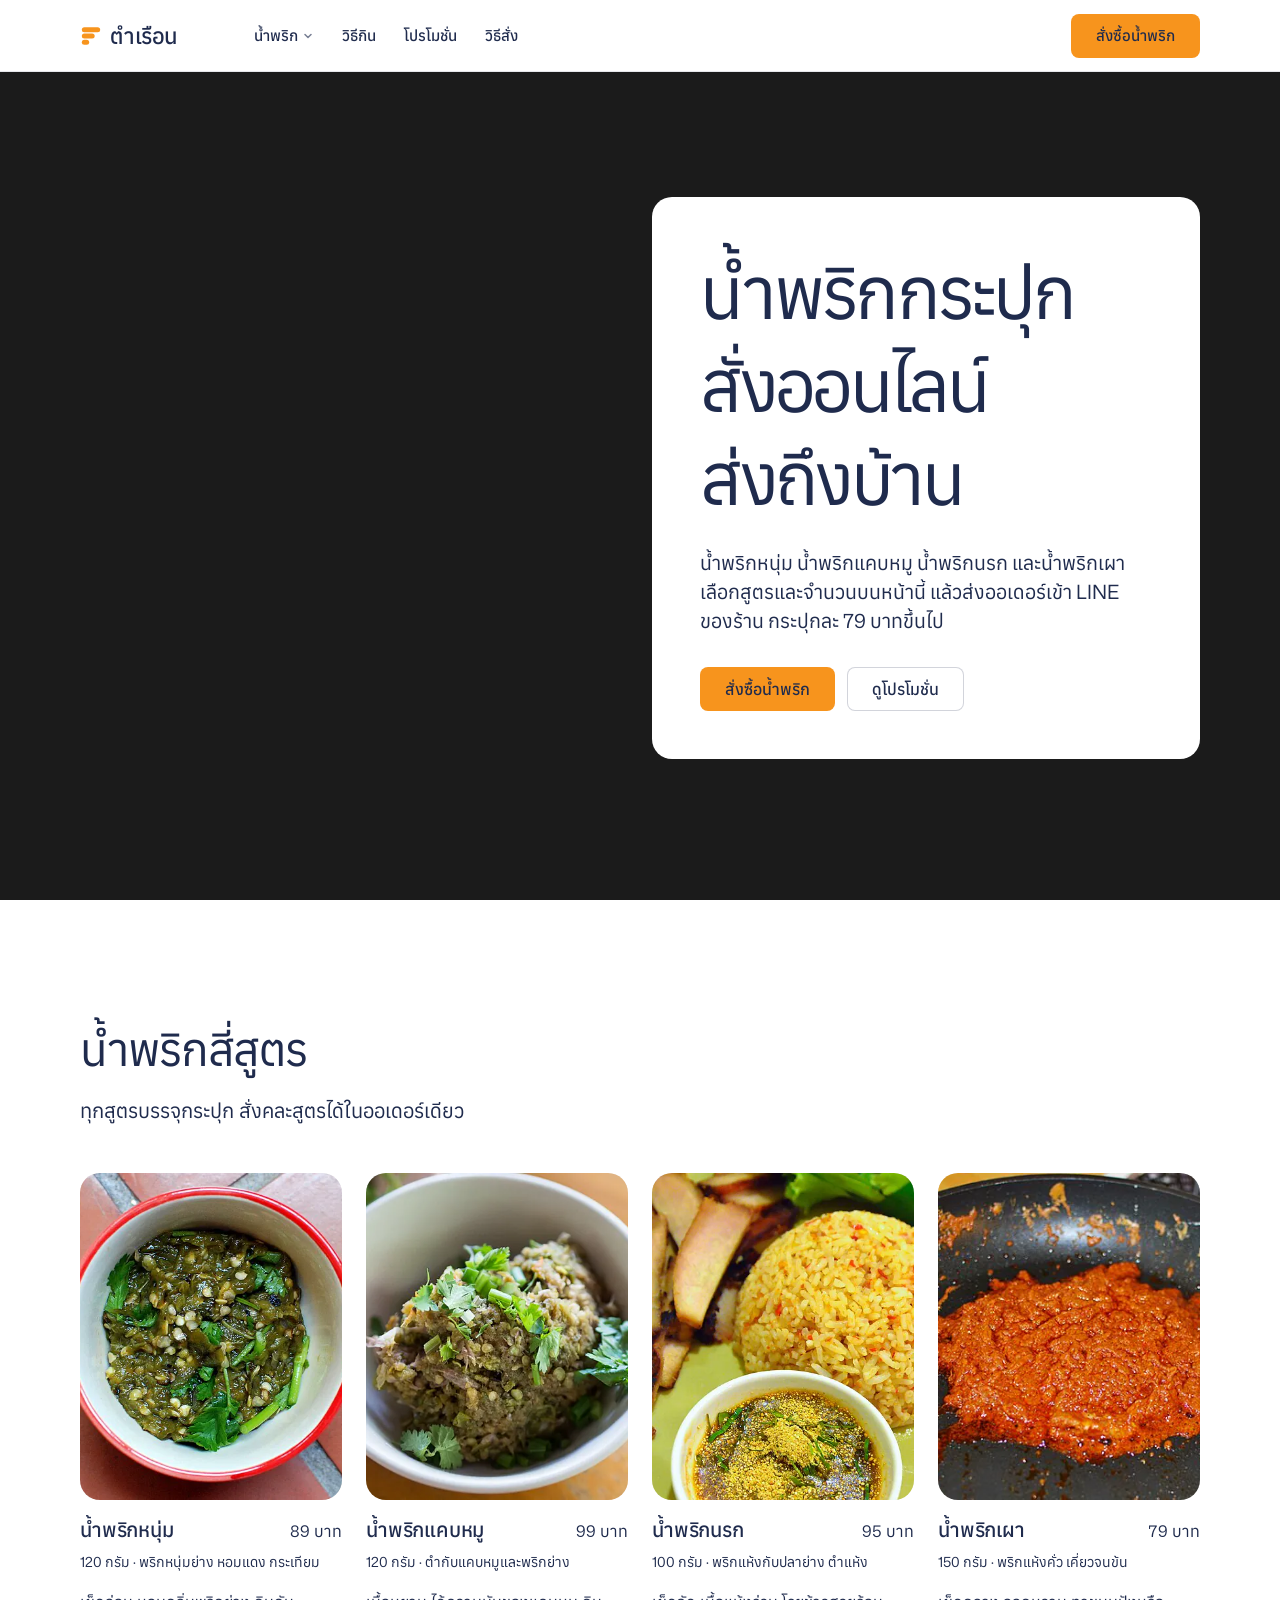
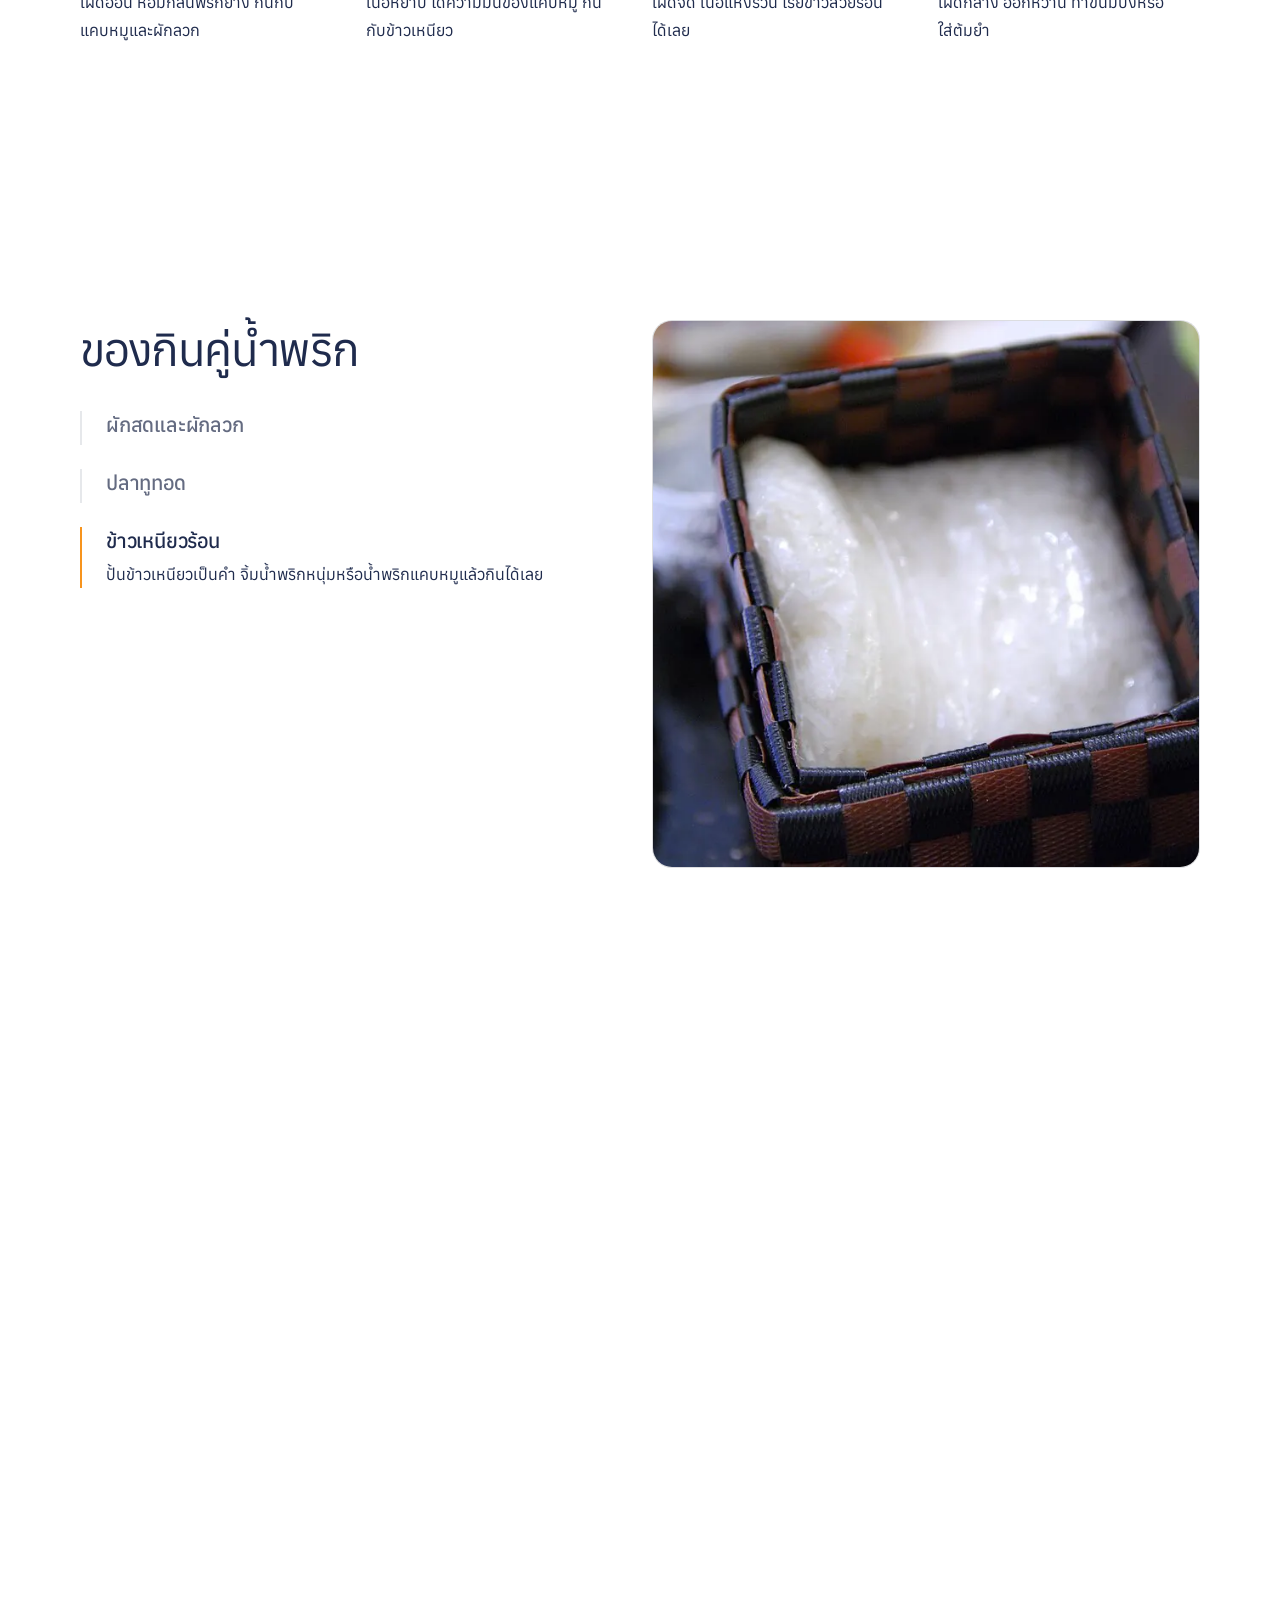
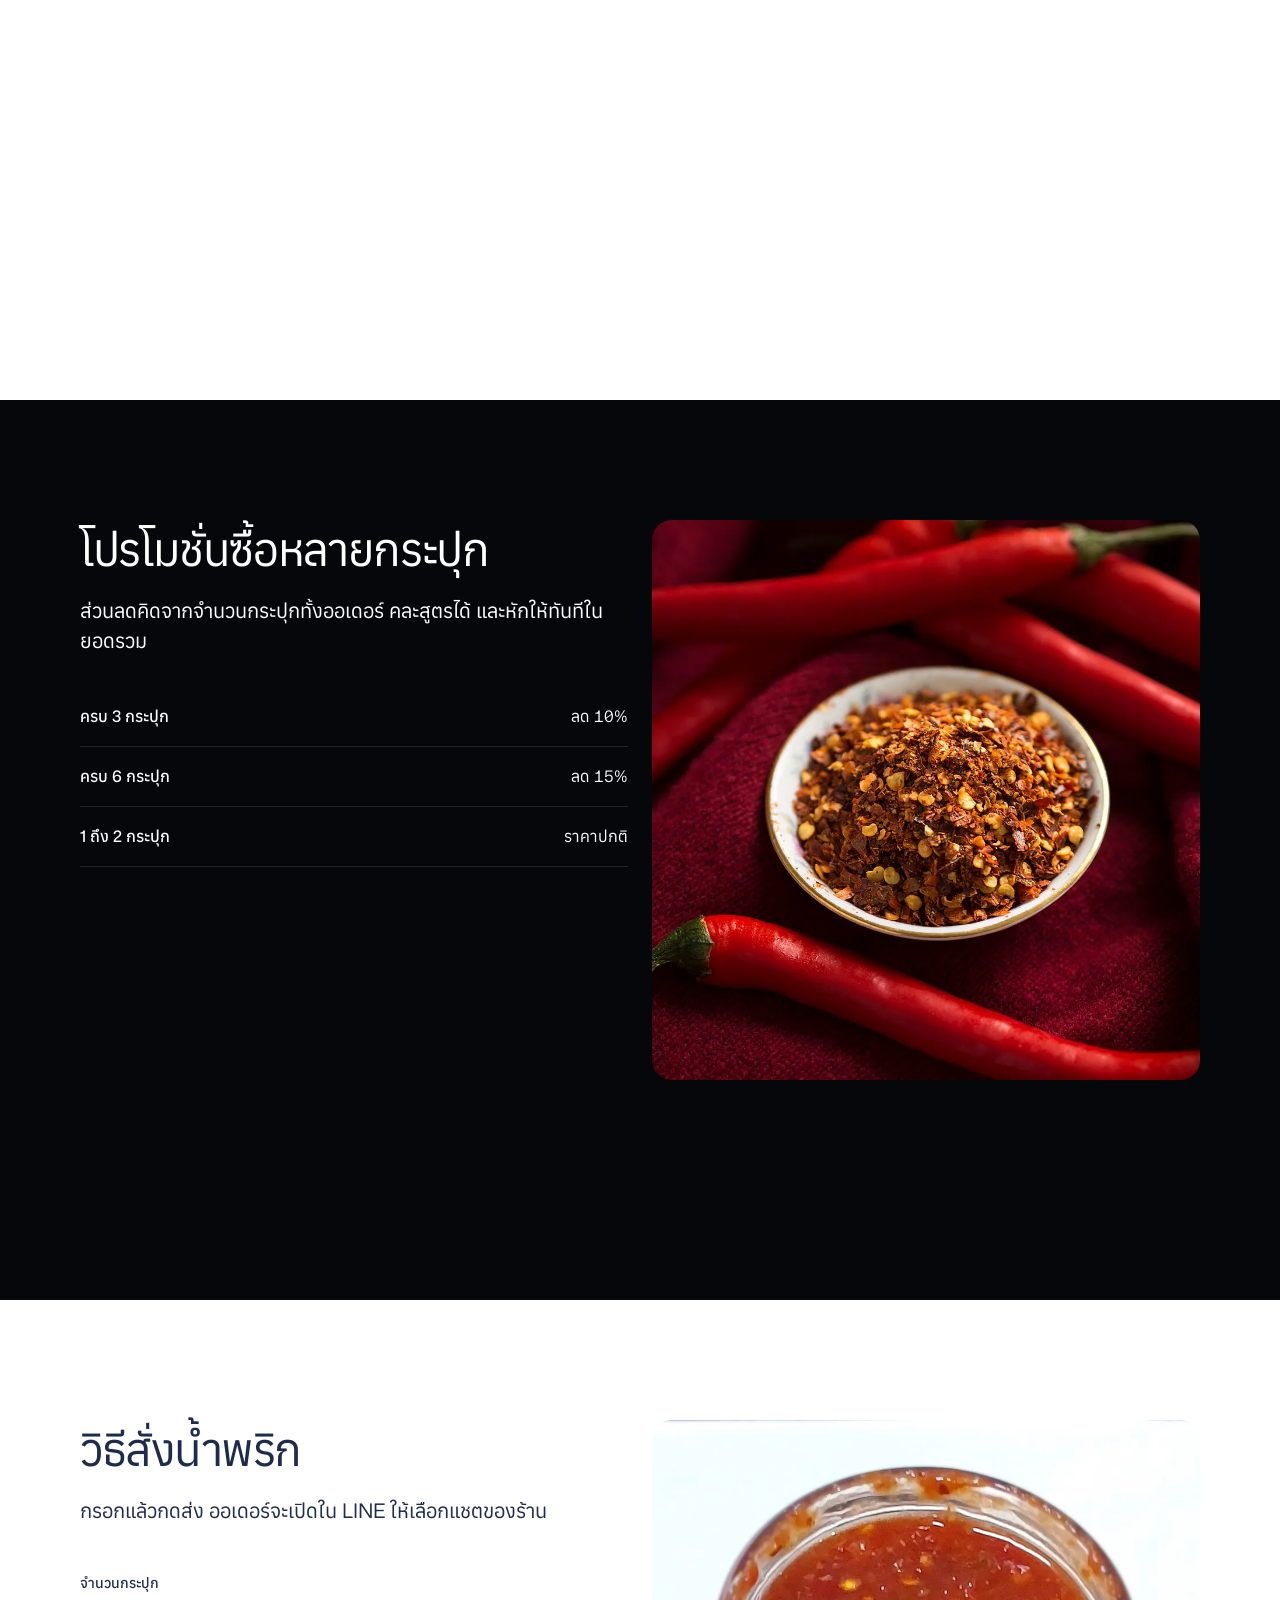
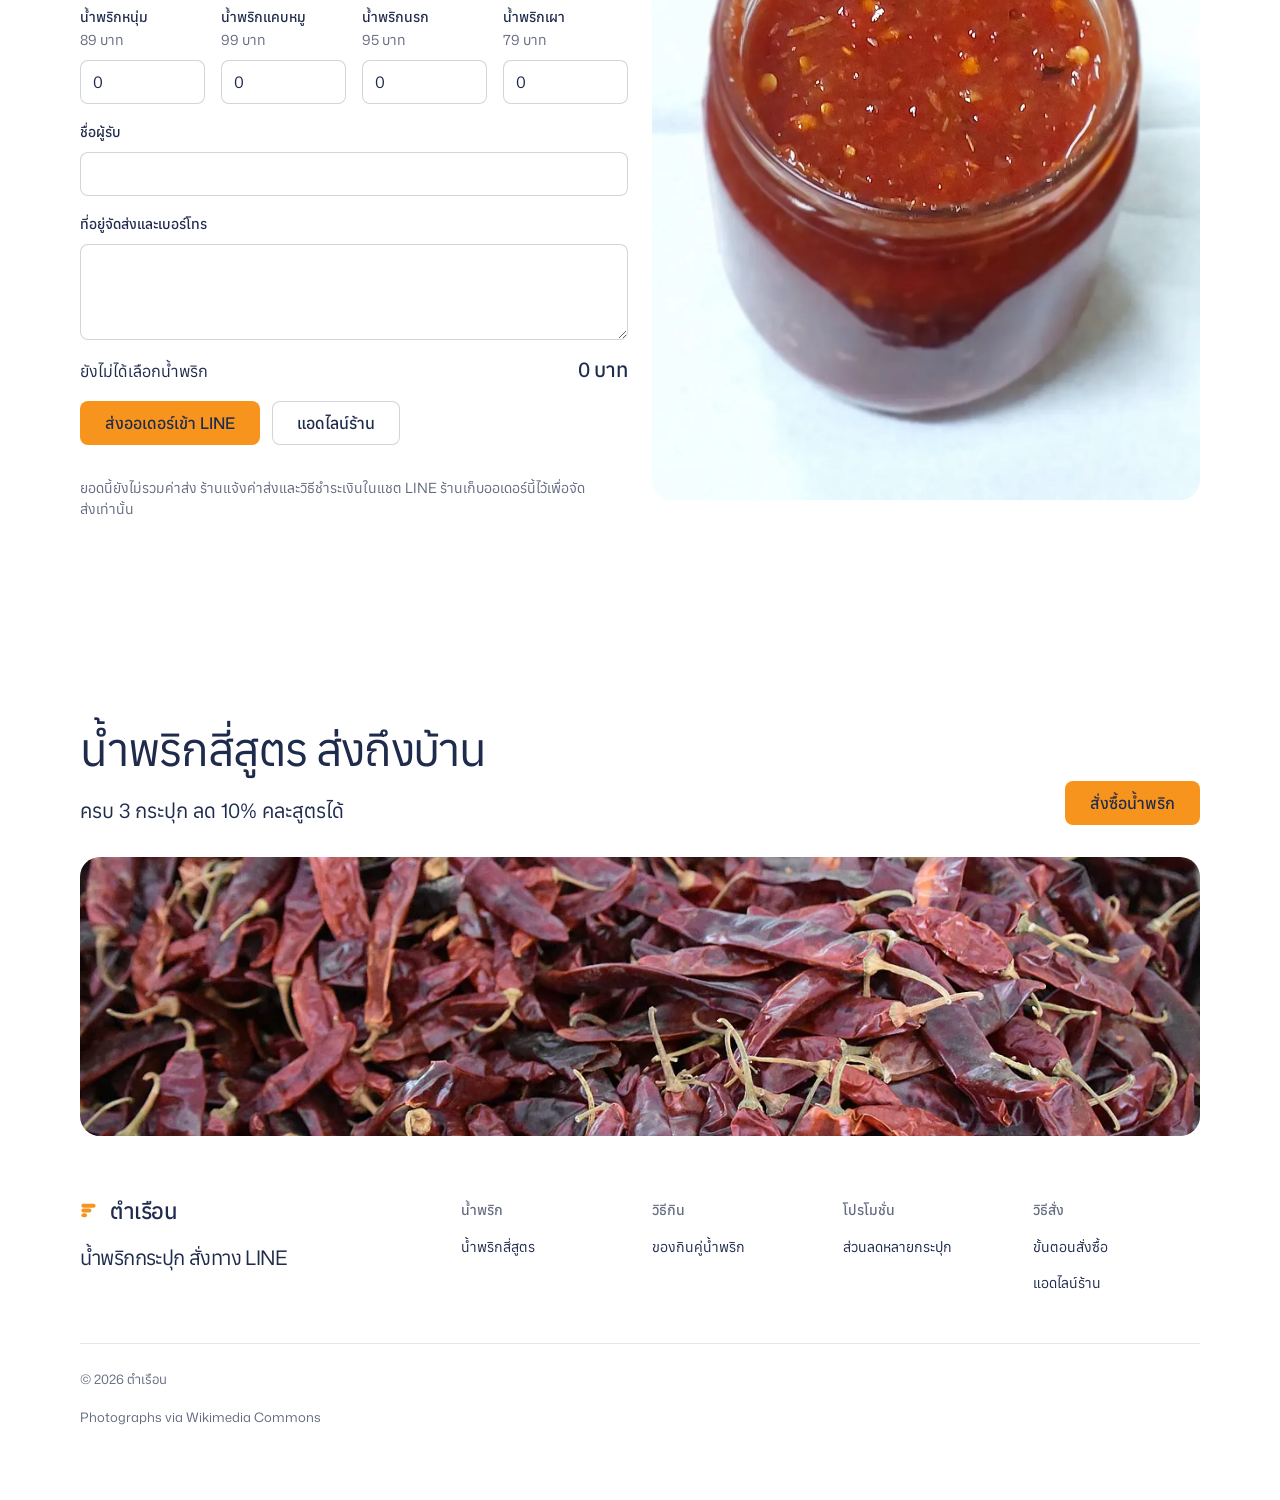
<file: index.html>
<!doctype html>
<html lang="th" data-type="product" data-radius="soft" data-buttons="solid" data-motion>
<head>
<meta charset="utf-8">
<meta name="viewport" content="width=device-width, initial-scale=1, viewport-fit=cover">
<title>ตำเรือน: น้ำพริกกระปุก สั่งออนไลน์ ส่งถึงบ้าน</title>
<meta name="description" content="น้ำพริกหนุ่ม น้ำพริกแคบหมู น้ำพริกนรก และน้ำพริกเผา บรรจุกระปุก เลือกจำนวนบนเว็บแล้วส่งออเดอร์เข้า LINE ของร้านได้ทันที">
<meta property="og:type" content="website">
<meta property="og:title" content="ตำเรือน: น้ำพริกกระปุก สั่งออนไลน์ ส่งถึงบ้าน">
<meta property="og:description" content="น้ำพริกสี่สูตร บรรจุกระปุก สั่งบนเว็บ ส่งออเดอร์เข้า LINE ของร้าน">
<meta property="og:image" content="share.jpg">
<meta name="twitter:card" content="summary_large_image">
<link rel="icon" href="favicon.svg" type="image/svg+xml">
<meta name="theme-color" content="#ffffff">
<!-- <link rel="canonical" href="https://[โดเมนของร้าน]/"> -->
<meta name="site-kind" content="other">
<meta name="page-type" content="product">
<link rel="preconnect" href="https://fonts.googleapis.com">
<link rel="preconnect" href="https://fonts.gstatic.com" crossorigin>
<link href="https://fonts.googleapis.com/css2?family=Mona+Sans:wdth,wght@75..125,400..600&family=Anuphan:wght@400..600&display=swap" rel="stylesheet">
<link rel="stylesheet" href="assets/system.css">
<link rel="stylesheet" href="assets/ui/cards.css">
<link rel="stylesheet" href="assets/motion/motion.css">
<link rel="stylesheet" href="assets/backgrounds/backgrounds.css">
<link rel="stylesheet" href="assets/layout/layout.css">
<link rel="stylesheet" href="assets/icons/icon.css">
<style>
:root {
  --p-bg: #ffffff; --p-surface: #f4f4f2; --p-ink: #1f2b4d; --p-muted: #646b81;
  --p-accent: #f7941d; --p-accent-ink: #1f2b4d; --p-action: #f7941d; --p-action-ink: #1f2b4d;
  --p-inv-bg: #05070a; --p-inv-surface: #111417; --p-inv-ink: #ffffff; --p-inv-muted: #939597;
  --p-inv-accent: #f7941d; --p-inv-accent-ink: #1f2b4d; --p-inv-action: #f7941d; --p-inv-action-ink: #1f2b4d;
  /* the dealt pairing (mona) sets Latin letters and figures; Anuphan sets the Thai, which Mona Sans does not hold */
  --font-display: "Mona Sans", "Anuphan", system-ui, sans-serif;
  --font-text: "Mona Sans", "Anuphan", system-ui, sans-serif;
  --display-weight: 400;
  --display-tracking: -0.03em;
  --display-tracking-xl: -0.04em;
  --display-stretch: 104%;
  --ly-scale: 0.96;
}
</style>
<!-- the shop's database (config.js); while it is set, the page waits a moment for its content, 2.5 s at most -->
<script src="config.js"></script>
<script>if (window.SITE_CONFIG && window.SITE_CONFIG.supabaseUrl && window.SITE_CONFIG.supabaseAnonKey) { document.documentElement.classList.add('site-wait'); setTimeout(function () { document.documentElement.classList.remove('site-wait'); }, 2500); }</script>
<script>document.documentElement.classList.add('m-enter');setTimeout(()=>document.documentElement.classList.add('m-enter-done'),700)</script>
<script>document.documentElement.classList.add('mo-js');setTimeout(()=>document.documentElement.classList.add('mo-safe'),2500)</script>
<link rel="modulepreload" href="assets/moments/moments.js">
<link rel="modulepreload" href="assets/moments/lib.js">
<link rel="modulepreload" href="assets/moments/pinned-chapters/moment.js">
<link rel="modulepreload" href="assets/moments/picture-develops/moment.js">
<style>
  /* Thai stacks tone marks over vowels: headings need more leading than the Latin scale gives */
  :lang(th) :is(h1, h2, h3, .t-card, .footer__lede) { line-height: 1.3; }
  :lang(th) body { line-height: 1.7; }
  /* line-up: square pictures, one ratio for the row */
  #products .tile { --tile-ratio: 4 / 5; min-width: 0; scroll-margin-top: 268px; }
  #products .tile__media > img { position: absolute; inset: 0; }
  @media (max-width: 1023px) { #products .tile { scroll-margin-top: calc(var(--nav) + var(--s-5)); } }
  /* the palette's orange is 2.3:1 on white: the focus ring takes the ink, 3:1 or more on every ground */
  :focus-visible { outline-color: var(--ink); }
  .nb { white-space: nowrap; }
  /* content from the shop's database: hidden until it has arrived, and the two sections whose length it sets
     (the line-up, the order card) grow with it instead of holding one screen */
  .site-wait main, .site-wait footer.closing { visibility: hidden; }
  @media (min-width: 1280px) { main > :is(#products, #order) { height: auto; min-height: calc(var(--h, 1) * 100svh); } }
  .order__qty { grid-template-columns: repeat(auto-fill, minmax(118px, 1fr)); }
  /* the pinned chapters start on the section's top line, like every other section's h2 */
  @media (min-width: 1024px) {
    main #pairing[data-moment].is-live > .mo-pc__grid { align-content: start; padding-top: calc(var(--nav) + var(--s-7)); }
    #pairing.is-live .mo-pc__visuals { aspect-ratio: 1; }
  }
  .menu-card .panel { --p-h: 200px; }
  /* picture-develops: the section's one photograph on the split's right column */
  .develop { margin: 0; border-radius: var(--r-lg); overflow: hidden; height: min(560px, var(--ly-fit)); }
  .develop > img { display: block; width: 100%; height: 100%; object-fit: cover; }
  @media (max-width: 1023px) { .develop { height: auto; aspect-ratio: 4 / 3; margin-top: var(--s-7); } }
  /* the order card: the form on the alternate ground, the jar beside it */
  .order__qty { grid-column: 1 / -1; display: grid; gap: var(--s-4); border: 0; padding: 0; margin: 0; }
  .order__qty legend { padding: 0; margin-bottom: var(--s-3); font: 500 var(--t-small)/1.4 var(--font-text); }
  .order__sum { grid-column: 1 / -1; display: flex; justify-content: space-between; align-items: baseline; gap: var(--s-4); margin: 0; font-variant-numeric: tabular-nums; }
  .order__sum output { font: 500 var(--t-card)/1.3 var(--font-text); }
  .order__qty label > span { display: block; font-weight: 400; color: var(--muted); }
  .order__photo { margin: 0; border-radius: var(--r-lg); overflow: hidden; height: min(680px, var(--ly-fit, 680px)); }
  .order__photo > img { display: block; width: 100%; height: 100%; object-fit: cover; object-position: 50% 30%; }
  #order .field textarea { min-height: 96px; }
  @media (max-width: 639px) {
    .order__qty { grid-template-columns: repeat(2, minmax(0, 1fr)); }
  }
  @media (max-width: 1023px) { .order__photo { height: auto; aspect-ratio: 4 / 3; margin-top: var(--s-6); } }
  /* 1024 to 1279: the order card under the jar, two screens, so the form is never squeezed beside it */
  @media (min-width: 1024px) and (max-width: 1279px) { #order { --h: 2; } #order .grid > * { grid-column: 1 / -1; } .order__photo { height: 520px; margin-top: var(--s-6); } }
  @media (max-width: 639px) { .order__photo { aspect-ratio: 5 / 8; } }
  /* the tablet, held upright (640 to 1023): every section one screen or two */
  @media (min-width: 640px) and (max-width: 1023px) {
    #products .tile { --tile-ratio: 16 / 9; }
    #pairing:not(.is-live) .mo-pc__visual > img { max-height: 18svh; }
    .develop { aspect-ratio: 16 / 10; }
    /* the order: screen one the words and the form, screen two the jar */
    #order { --h: 2; }
    #order > .wrap.grid { grid-template-columns: minmax(0, 1fr); grid-template-rows: repeat(2, calc(100svh - var(--padt) - var(--padb))); row-gap: calc(var(--padt) + var(--padb)); }
    #order > .wrap.grid > * { grid-column: 1 / -1; }
    #order .order__photo { height: 100%; aspect-ratio: auto; margin-top: 0; }
  }
  /* the phone: the line-up as one column of wide pictures, the pairing photographs square, each two screens */
  @media (max-width: 639px) {
    #products .grid > .tile { grid-column: 1 / -1; --tile-ratio: 16 / 9; }
    #pairing:not(.is-live) .mo-pc__visual > img { aspect-ratio: 1; max-height: none; }
    main > #pairing[data-moment]:not(.is-live) { min-height: calc(2 * 100lvh); }
  }
</style>
</head>
<body>
<!-- type: product (site-kind other)
     deal: hero photo (data-calm right), nav nav-cards, close close-photo, footer footer-columns, rhythm dark-band,
           buttons solid, mark stack, palette white-navy-tab, type mona (+ Anuphan for Thai), grounds none
     moments: pinned-chapters (#pairing), picture-develops (#promotion photograph) -->

<header class="nav">
  <div class="wrap nav__bar">
    <a class="skip-link" href="#top">ข้ามไปยังเนื้อหา</a>
    <a class="nav__logo" href="#top"><span class="mark" data-mark="stack" aria-hidden="true"></span><span data-site="brand_name">ตำเรือน</span></a>
    <nav class="nav__links" aria-label="เมนูหลัก">
      <div class="nav__item">
        <a class="nav__link" href="#products">น้ำพริก <svg class="chev" viewBox="0 0 12 12" aria-hidden="true"><path d="M3 4.5l3 3 3-3" fill="none" stroke="currentColor" stroke-width="1.5" stroke-linecap="round" stroke-linejoin="round"/></svg></a>
        <div class="nav__menu">
          <div class="wrap grid" data-site-list="menu">
            <a class="menu-card span-3" href="#p-num">
              <div class="panel"><img class="frame__img" src="assets/img/photo-f9375419-500.webp" alt="น้ำพริกหนุ่มสีเขียวในถ้วยขอบแดง" width="500" height="500" loading="lazy" decoding="async" data-source="stand-in" data-subject="product"></div>
              <span class="t-card">น้ำพริกหนุ่ม</span>
              <span class="t-small muted">พริกหนุ่มย่าง ตำกับหอมและกระเทียม</span>
            </a>
            <a class="menu-card span-3" href="#p-kaepmu">
              <div class="panel"><img class="frame__img" src="assets/img/photo-f30500389-500.webp" alt="น้ำพริกแคบหมูโรยผักชีในถ้วยขาว" width="500" height="500" loading="lazy" decoding="async" data-source="stand-in" data-subject="product"></div>
              <span class="t-card">น้ำพริกแคบหมู</span>
              <span class="t-small muted">ตำกับแคบหมู กินกับข้าวเหนียว</span>
            </a>
            <a class="menu-card span-3" href="#p-narok">
              <div class="panel"><img class="frame__img" src="assets/img/photo-f17060299-500.webp" alt="น้ำพริกนรกในถ้วยเล็กข้างข้าวผัด" width="500" height="500" style="object-position: 30% 100%" loading="lazy" decoding="async" data-source="stand-in" data-subject="product"></div>
              <span class="t-card">น้ำพริกนรก</span>
              <span class="t-small muted">พริกแห้งกับปลาย่าง ตำแห้ง</span>
            </a>
            <a class="menu-card span-3" href="#p-phao">
              <div class="panel"><img class="frame__img" src="assets/img/photo-f10782378-500.webp" alt="น้ำพริกสีแดงส้มกำลังผัดในกระทะ" width="500" height="357" loading="lazy" decoding="async" data-source="stand-in" data-subject="product"></div>
              <span class="t-card">น้ำพริกเผา</span>
              <span class="t-small muted">พริกแห้งคั่ว เคี่ยวจนข้น</span>
            </a>
          </div>
        </div>
      </div>
      <div class="nav__item"><a class="nav__link" href="#pairing">วิธีกิน</a></div>
      <div class="nav__item"><a class="nav__link" href="#promotion">โปรโมชั่น</a></div>
      <div class="nav__item"><a class="nav__link" href="#order">วิธีสั่ง</a></div>
    </nav>
    <div class="nav__actions">
      <a class="nav__link" href="account.html" data-account-link>เข้าสู่ระบบ</a>
      <a class="btn btn--primary" href="#order-form">สั่งซื้อน้ำพริก</a>
    </div>
    <button class="nav__toggle" type="button" aria-expanded="false" aria-label="เมนู">
      <svg width="18" height="18" viewBox="0 0 18 18" aria-hidden="true"><path d="M2 5h14M2 13h14" stroke="currentColor" stroke-width="1.6" stroke-linecap="round"/></svg>
    </button>
  </div>
</header>

<main id="top">
  <!-- HERO photo: the pot of nam prik on the left, the words in the box on the calm, dark right side -->
  <section class="hero hero--photo" data-enter data-calm="right" aria-labelledby="hero-h">
    <picture class="hero__bg" data-phone-fill><source media="(max-width: 639px)" srcset="assets/img/photo-f26755332-780x975.webp 780w" sizes="100vw"><img src="assets/img/photo-f26755332.webp" srcset="assets/img/photo-f26755332-500.webp 500w, assets/img/photo-f26755332-960.webp 960w, assets/img/photo-f26755332-1280.webp 1280w, assets/img/photo-f26755332.webp 1920w" sizes="100vw" width="1920" height="1272" alt="น้ำพริกกำลังผัดในหม้อ มีพริก มะเขือเทศ และผักชี คนด้วยไม้พาย" style="--ly-pos: 0% 50%; --ly-pos-phone: 20% 50%" fetchpriority="high" decoding="async" data-source="stand-in" data-subject="product"></picture>
    <div class="wrap"><div class="hero-text">
      <div class="hero__text">
        <h1 id="hero-h" data-site-hero><span class="nb">น้ำพริกกระปุก</span> <span class="nb">สั่งออนไลน์</span> <span class="nb">ส่งถึงบ้าน</span></h1>
        <p class="hero__lead" data-site="hero_lead">น้ำพริกหนุ่ม น้ำพริกแคบหมู น้ำพริกนรก และน้ำพริกเผา เลือกสูตรและจำนวนบนหน้านี้ แล้วส่งออเด&#8288;อร์เข้า LINE ของร้าน กระปุกละ <span data-assumed>79 บาท</span>ขึ้นไป</p>
        <div class="btn-row"><a class="btn btn--primary" href="#order-form">สั่งซื้อน้ำพริก</a><a class="btn btn--secondary" href="#promotion">ดูโปรโมชั่น</a></div>
      </div>
    </div></div>
  </section>

  <!-- LINE-UP: the four kinds, picture first, each with its size and price -->
  <section class="section" id="products" style="--hm: 2" aria-labelledby="products-h">
    <div class="wrap">
      <div class="section-head">
        <h2 id="products-h" data-site="products_title">น้ำพริกสี่สูตร</h2>
        <p data-site="products_lead">ทุกสูตรบรรจุกระปุก สั่งคละสูตรได้ในออเด&#8288;อร์เดียว</p>
      </div>
      <div class="grid" data-site-list="products">
        <a class="tile span-3" id="p-num" href="#order-form">
          <div class="tile__media"><img src="assets/img/photo-f9375419-960.webp" srcset="assets/img/photo-f9375419-500.webp 500w, assets/img/photo-f9375419-960.webp 960w" sizes="(max-width: 639px) 100vw, (max-width: 1023px) 50vw, 302px" width="960" height="960" alt="น้ำพริกหนุ่มสีเขียวโรยผักชี ในถ้วยขอบแดง" loading="lazy" decoding="async" data-source="stand-in" data-subject="product"></div>
          <div class="tile__head"><h3>น้ำพริกหนุ่ม</h3><span class="tile__price" data-assumed>89 บาท</span></div>
          <p class="tile__facts"><span data-assumed>120 กรัม</span> · พริกหนุ่มย่าง หอมแดง กระเทียม</p>
          <p>เผ็ดอ่อน หอมกลิ่นพริกย่าง กินกับแคบหมูและผักลวก</p>
        </a>
        <a class="tile span-3" id="p-kaepmu" href="#order-form">
          <div class="tile__media"><img src="assets/img/photo-f30500389-960.webp" srcset="assets/img/photo-f30500389-500.webp 500w, assets/img/photo-f30500389-960.webp 960w" sizes="(max-width: 639px) 100vw, (max-width: 1023px) 50vw, 302px" width="960" height="960" alt="น้ำพริกแคบหมูโรยต้นหอมและผักชี ในถ้วยขาว" loading="lazy" decoding="async" data-source="stand-in" data-subject="product"></div>
          <div class="tile__head"><h3>น้ำพริกแคบหมู</h3><span class="tile__price" data-assumed>99 บาท</span></div>
          <p class="tile__facts"><span data-assumed>120 กรัม</span> · ตำกับแคบหมูและพริกย่าง</p>
          <p>เนื้อหยาบ ได้ความมันของแคบหมู กินกับข้าวเหนียว</p>
        </a>
        <a class="tile span-3" id="p-narok" href="#order-form">
          <div class="tile__media"><img src="assets/img/photo-f17060299-960.webp" srcset="assets/img/photo-f17060299-500.webp 500w, assets/img/photo-f17060299-960.webp 960w" sizes="(max-width: 639px) 100vw, (max-width: 1023px) 50vw, 302px" width="960" height="960" alt="น้ำพริกนรกในถ้วยเล็ก วางข้างข้าวผัดและหมูย่าง" style="object-position: 20% 100%" loading="lazy" decoding="async" data-source="stand-in" data-subject="product"></div>
          <div class="tile__head"><h3>น้ำพริกนรก</h3><span class="tile__price" data-assumed>95 บาท</span></div>
          <p class="tile__facts"><span data-assumed>100 กรัม</span> · พริกแห้งกับปลาย่าง ตำแห้ง</p>
          <p>เผ็ดจัด เนื้อแห้งร่วน โรยข้าวสวยร้อนได้เลย</p>
        </a>
        <a class="tile span-3" id="p-phao" href="#order-form">
          <div class="tile__media"><img src="assets/img/photo-f10782378-960.webp" srcset="assets/img/photo-f10782378-500.webp 500w, assets/img/photo-f10782378-960.webp 960w" sizes="(max-width: 639px) 140vw, (max-width: 1023px) 70vw, 420px" width="960" height="686" alt="น้ำพริกสีแดงส้มกำลังผัดในกระทะ" loading="lazy" decoding="async" data-source="stand-in" data-subject="product"></div>
          <div class="tile__head"><h3>น้ำพริกเผา</h3><span class="tile__price" data-assumed>79 บาท</span></div>
          <p class="tile__facts"><span data-assumed>150 กรัม</span> · พริกแห้งคั่ว เคี่ยวจนข้น</p>
          <p>เผ็ดกลาง ออกหวาน ทาขนมปังหรือใส่ต้มยำ</p>
        </a>
      </div>
    </div>
  </section>

  <!-- pinned-chapters: three things eaten with nam prik, one photograph each -->
  <section class="section" id="pairing" style="--h: 2" data-moment="pinned-chapters" aria-labelledby="pairing-h">
    <div class="wrap mo-pc__grid">
      <div class="mo-pc__text">
        <h2 id="pairing-h">ของกินคู่น้ำพริก</h2>
        <ol class="mo-pc__steps">
          <li class="mo-pc__step">
            <h3>ผักสดและผักลวก</h3>
            <p>ถั่วฝักยาว กระเจี๊ยบ มะเขือ และแตงกวา กินสดหรือลวกพอสุก จิ้มได้ทั้งสี่สูตร</p>
            <figure class="mo-pc__visual"><img src="assets/img/photo-f9375940.webp" srcset="assets/img/photo-f9375940-500.webp 500w, assets/img/photo-f9375940-960.webp 960w, assets/img/photo-f9375940.webp 1280w" sizes="(max-width: 1023px) 100vw, 50vw" width="1280" height="1280" alt="ถั่วฝักยาว กระเจี๊ยบ และมะเขือลวก จัดบนจานลายไก่" loading="lazy" decoding="async" data-source="stand-in" data-subject="use"></figure>
          </li>
          <li class="mo-pc__step">
            <h3>ปลาทูทอด</h3>
            <p>ปลาทูทอดหนึ่งตัว น้ำพริกหนึ่งถ้วย กับข้าวสวยหนึ่งจาน ครบมื้อโดยไม่ต้องทำกับข้าวเพิ่ม</p>
            <figure class="mo-pc__visual"><img src="assets/img/photo-f22239401.webp" srcset="assets/img/photo-f22239401-500.webp 500w, assets/img/photo-f22239401-960.webp 960w, assets/img/photo-f22239401.webp 1280w" sizes="(max-width: 1023px) 100vw, 50vw" width="1280" height="962" alt="ปลาทูทอดหนึ่งตัวบนจาน ข้างถ้วยน้ำจิ้มสองถ้วย" loading="lazy" decoding="async" data-source="stand-in" data-subject="use"></figure>
          </li>
          <li class="mo-pc__step">
            <h3>ข้าวเหนียวร้อน</h3>
            <p>ปั้นข้าวเหนียวเป็นคำ จิ้มน้ำพริกหนุ่มหรือน้ำพริกแคบหมูแล้วกินได้เลย</p>
            <figure class="mo-pc__visual"><img src="assets/img/photo-f83134747.webp" srcset="assets/img/photo-f83134747-500.webp 500w, assets/img/photo-f83134747-960.webp 960w, assets/img/photo-f83134747.webp 1280w" sizes="(max-width: 1023px) 100vw, 50vw" width="1280" height="859" alt="ข้าวเหนียวนึ่งในกระติบสาน" loading="lazy" decoding="async" data-source="stand-in" data-subject="use"></figure>
          </li>
        </ol>
      </div>
      <div class="mo-pc__visuals frame"></div>
    </div>
  </section>

  <!-- DARK BAND: the promotion, beside the photograph that develops once (picture-develops) -->
  <section class="section ground-inverse" id="promotion" aria-labelledby="promotion-h">
    <div class="wrap grid grid--top">
      <div class="span-6">
        <div class="section-head">
          <h2 id="promotion-h" data-site="promo_title">โปรโมชั่นซื้อหลายกระปุก</h2>
          <p data-site="promo_lead">ส่วนลดคิดจากจำนวนกระปุกทั้งออเด&#8288;อร์ คละสูตรได้ และหักให้ทันทีในยอดรวม</p>
        </div>
        <ul class="rows" data-site-list="promotions">
          <li><span class="rows__name">ครบ 3 กระปุก</span><span class="rows__value" data-assumed>ลด 10%</span></li>
          <li><span class="rows__name">ครบ 6 กระปุก</span><span class="rows__value" data-assumed>ลด 15%</span></li>
          <li><span class="rows__name">1 ถึง 2 กระปุก</span><span class="rows__value">ราคาปกติ</span></li>
        </ul>
      </div>
      <figure class="develop span-6 start-7" data-moment="picture-develops"><img src="assets/img/photo-f35859225.webp" srcset="assets/img/photo-f35859225-500.webp 500w, assets/img/photo-f35859225-960.webp 960w, assets/img/photo-f35859225.webp 1280w" sizes="(max-width: 1023px) 100vw, 50vw" width="1280" height="1280" alt="พริกป่นในถ้วยเล็ก วางบนผ้าแดงกับพริกชี้ฟ้าแดงสด" loading="lazy" decoding="async" data-source="stand-in" data-subject="parts"></figure>
    </div>
  </section>

  <!-- ORDER: the words and the order form on the left, the jar on the right; the order goes out as a LINE message -->
  <section class="section" id="order" style="--hm: 2" aria-labelledby="order-h">
    <div class="wrap grid grid--top">
      <div class="span-6">
        <div class="section-head">
          <h2 id="order-h">วิธีสั่งน้ำพริก</h2>
          <p>กรอกแล้วกดส่ง ออเด&#8288;อร์จะเปิดใน LINE ให้เลือกแชตของร้าน</p>
        </div>
        <!-- data-line-id: the shop's LINE Official Account id (with its @). Empty: the order opens LINE's share screen
             and the customer picks the shop's chat. Set: the order opens the shop's chat directly. -->
      <form class="form" id="order-form" action="https://line.me/R/share" method="get" data-endpoint="" data-line-id="" data-fix="มี {n} ช่องที่ต้องแก้" novalidate>
        <input type="hidden" name="text" id="o-text" value="">
        <fieldset class="order__qty" data-site-list="qty">
          <legend>จำนวนกระปุก</legend>
          <div class="field"><label for="q-num">น้ำพริกหนุ่ม <span data-assumed>89 บาท</span></label>
            <input id="q-num" type="text" inputmode="numeric" pattern="[0-9]{1,2}" value="0" autocomplete="off" data-product="น้ำพริกหนุ่ม" data-price="89" aria-describedby="q-num-err">
            <p class="field__error" id="q-num-err" hidden>ใส่จำนวนเป็นตัวเลข และสั่งอย่างน้อย 1 กระปุก</p></div>
          <div class="field"><label for="q-kaepmu">น้ำพริกแคบหมู <span data-assumed>99 บาท</span></label>
            <input id="q-kaepmu" type="text" inputmode="numeric" pattern="[0-9]{1,2}" value="0" autocomplete="off" data-product="น้ำพริกแคบหมู" data-price="99" aria-describedby="q-kaepmu-err">
            <p class="field__error" id="q-kaepmu-err" hidden>ใส่จำนวนน้ำพริกแคบหมูเป็นตัวเลข</p></div>
          <div class="field"><label for="q-narok">น้ำพริกนรก <span data-assumed>95 บาท</span></label>
            <input id="q-narok" type="text" inputmode="numeric" pattern="[0-9]{1,2}" value="0" autocomplete="off" data-product="น้ำพริกนรก" data-price="95" aria-describedby="q-narok-err">
            <p class="field__error" id="q-narok-err" hidden>ใส่จำนวนน้ำพริกนรกเป็นตัวเลข</p></div>
          <div class="field"><label for="q-phao">น้ำพริกเผา <span data-assumed>79 บาท</span></label>
            <input id="q-phao" type="text" inputmode="numeric" pattern="[0-9]{1,2}" value="0" autocomplete="off" data-product="น้ำพริกเผา" data-price="79" aria-describedby="q-phao-err">
            <p class="field__error" id="q-phao-err" hidden>ใส่จำนวนน้ำพริกเผาเป็นตัวเลข</p></div>
        </fieldset>
        <div class="field field--full"><label for="o-name">ชื่อผู้รับ</label>
          <input id="o-name" type="text" autocomplete="name" required aria-describedby="o-name-err">
          <p class="field__error" id="o-name-err" hidden>เขียนชื่อผู้รับของ</p></div>
        <div class="field field--full"><label for="o-address">ที่อยู่จัดส่งและเบอร์โทร</label>
          <textarea id="o-address" rows="3" autocomplete="street-address" required aria-describedby="o-address-err"></textarea>
          <p class="field__error" id="o-address-err" hidden>เขียนที่อยู่จัดส่งและเบอร์โทรที่ติดต่อได้</p></div>
        <p class="order__sum"><span id="o-count">ยังไม่ได้เลือกน้ำพริก</span><output id="o-total" for="q-num q-kaepmu q-narok q-phao">0 บาท</output></p>
        <div class="btn-row">
          <button class="btn btn--primary" type="submit">ส่งออเด&#8288;อร์เข้า LINE</button>
          <a class="btn btn--secondary" href="https://line.tamruean.example/add" data-line-add>แอดไลน์ร้าน</a>
        </div>
        <p class="form__status" role="status" data-form-status></p>
        <p class="t-small" data-member-note hidden></p>
        <p class="t-small muted">ยอดนี้ยังไม่รวมค่าส่ง ร้านแจ้งค่าส่งและวิธีชำระเงินในแชต LINE ร้านเก็บออเด&#8288;อร์นี้ไว้เพื่อจัดส่งเท่านั้น</p>
      </form>
      </div>
      <figure class="order__photo span-6 start-7"><img src="assets/img/photo-f166044644.webp" srcset="assets/img/photo-f166044644-500.webp 500w, assets/img/photo-f166044644-960.webp 960w, assets/img/photo-f166044644.webp 1280w" sizes="(max-width: 1279px) 100vw, 628px" width="1280" height="1561" alt="น้ำพริกสีแดงเต็มกระปุกแก้ว เปิดฝา" loading="lazy" decoding="async" data-source="stand-in" data-subject="product"></figure>
    </div>
  </section>
</main>

<footer class="footer closing" id="contact" aria-labelledby="close-h">
  <div class="wrap">
    <div class="closing__cta close--photo">
      <div class="section-head--split">
        <div><h2 id="close-h" data-site="close_title">น้ำพริกสี่สูตร ส่งถึงบ้าน</h2><p class="t-lead" data-site-close-lead>ครบ 3 กระปุก <span data-assumed>ลด 10%</span> คละสูตรได้</p></div>
        <a class="btn btn--primary" href="#order-form">สั่งซื้อน้ำพริก</a>
      </div>
      <div class="close__media"><img src="assets/img/photo-f88841861.webp" srcset="assets/img/photo-f88841861-500.webp 500w, assets/img/photo-f88841861-960.webp 960w, assets/img/photo-f88841861.webp 1280w" sizes="(max-width: 639px) 200vw, 1280px" width="1280" height="853" alt="พริกแห้งสีแดงเข้มกองเต็มภาพ" loading="lazy" decoding="async" data-source="stand-in" data-subject="parts"></div>
    </div>
    <div class="closing__links">
      <div class="grid">
        <div class="span-4 stack-4">
          <a class="nav__logo" href="#top"><span class="mark" data-mark="stack" aria-hidden="true"></span><span data-site="brand_name">ตำเรือน</span></a>
          <p class="footer__lede" data-site="footer_lede">น้ำพริกกระปุก สั่งทาง LINE</p>
        </div>
        <div class="span-2 footer__col"><h3>น้ำพริก</h3><ul><li><a href="#products">น้ำพริกสี่สูตร</a></li></ul></div>
        <div class="span-2 footer__col"><h3>วิธีกิน</h3><ul><li><a href="#pairing">ของกินคู่น้ำพริก</a></li></ul></div>
        <div class="span-2 footer__col"><h3>โปรโมชั่น</h3><ul><li><a href="#promotion">ส่วนลดหลายกระปุก</a></li></ul></div>
        <div class="span-2 footer__col"><h3>วิธีสั่ง</h3><ul><li><a href="#order">ขั้นตอนสั่งซื้อ</a></li><li><a href="https://line.tamruean.example/add" data-line-add>แอดไลน์ร้าน</a></li><li><a href="account.html">บัญชีสมาชิก</a></li></ul></div>
      </div>
      <div class="footer__legal">
        <span>&copy; 2026 <span data-site="brand_name">ตำเรือน</span></span>
        <div class="socials"></div>
        <a class="credits" href="credits.html">Photographs via Wikimedia Commons</a>
      </div>
    </div>
  </div>
</footer>

<nav class="actionbar" aria-label="สั่งซื้อ">
  <a class="btn btn--primary" href="#order-form">สั่งซื้อน้ำพริก</a>
</nav>

<script type="module" src="assets/system.js"></script>
<script type="module" src="assets/motion/motion.js"></script>
<script type="module" src="assets/layout/layout.js"></script>
<!-- the shop page's own script (home.js): the content from the database, the order card's totals and the LINE
     message. It loads after system.js, so its submit listener runs after the kit's field checks. vendor/supabase.js
     is the Supabase client (MIT), used only when config.js is filled in. -->
<script src="vendor/supabase.js" defer></script>
<script type="module" src="home.js"></script>
</body>
</html>
</file>
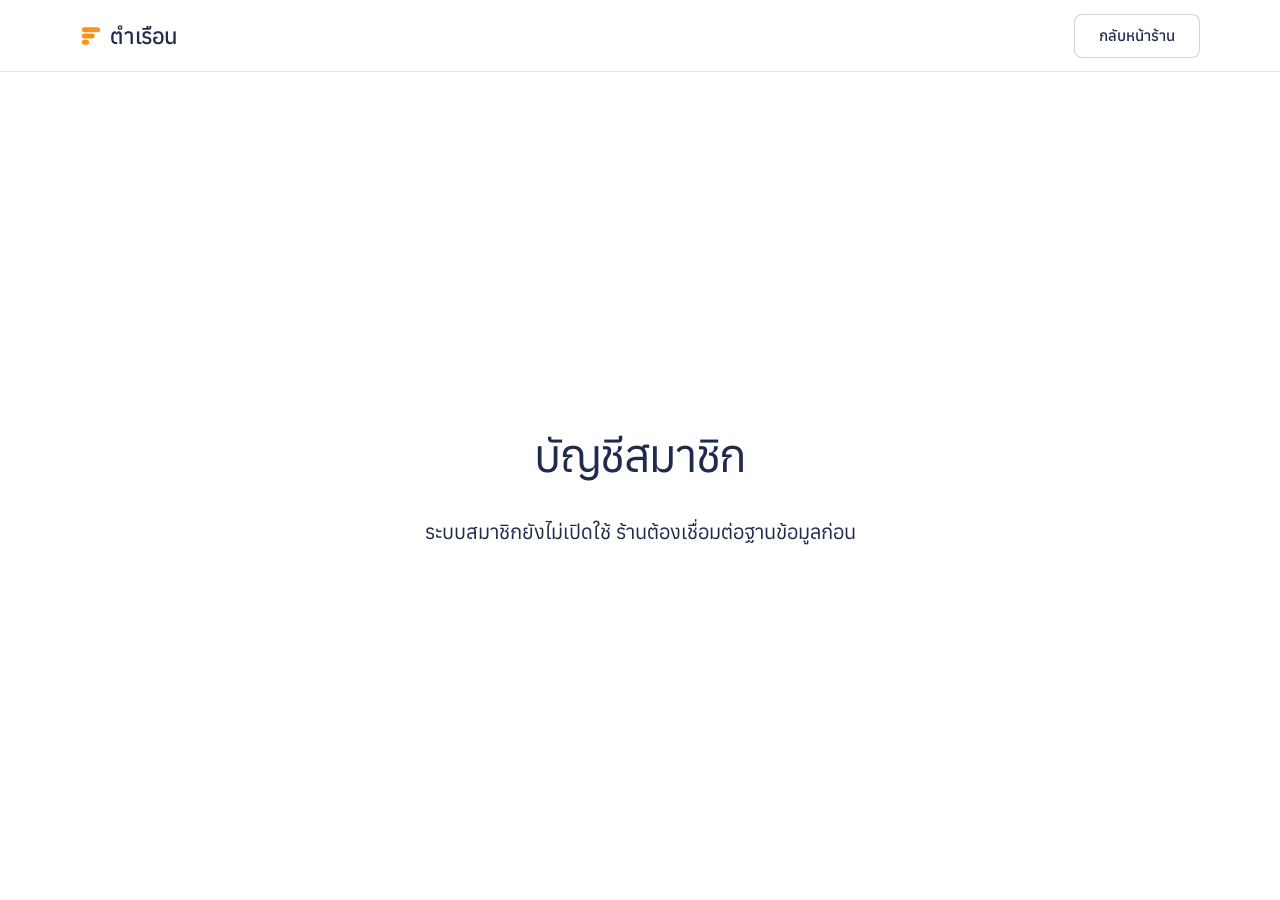
<file: account.html>
<!doctype html>
<html lang="th" data-type="product" data-radius="soft" data-buttons="solid" data-motion>
<head>
<meta charset="utf-8">
<meta name="viewport" content="width=device-width, initial-scale=1, viewport-fit=cover">
<title>บัญชีสมาชิก</title>
<meta name="robots" content="noindex">
<link rel="icon" href="favicon.svg" type="image/svg+xml">
<meta name="theme-color" content="#ffffff">
<link rel="preconnect" href="https://fonts.googleapis.com">
<link rel="preconnect" href="https://fonts.gstatic.com" crossorigin>
<link href="https://fonts.googleapis.com/css2?family=Mona+Sans:wdth,wght@75..125,400..600&family=Anuphan:wght@400..600&display=swap" rel="stylesheet">
<link rel="stylesheet" href="assets/system.css">
<link rel="stylesheet" href="assets/ui/cards.css">
<link rel="stylesheet" href="assets/motion/motion.css">
<link rel="stylesheet" href="assets/backgrounds/backgrounds.css">
<link rel="stylesheet" href="assets/layout/layout.css">
<link rel="stylesheet" href="assets/icons/icon.css">
<style>
:root {
  --p-bg: #ffffff; --p-surface: #f4f4f2; --p-ink: #1f2b4d; --p-muted: #646b81;
  --p-accent: #f7941d; --p-accent-ink: #1f2b4d; --p-action: #f7941d; --p-action-ink: #1f2b4d;
  --p-inv-bg: #05070a; --p-inv-surface: #111417; --p-inv-ink: #ffffff; --p-inv-muted: #939597;
  --p-inv-accent: #f7941d; --p-inv-accent-ink: #1f2b4d; --p-inv-action: #f7941d; --p-inv-action-ink: #1f2b4d;
  /* the dealt pairing (mona) sets Latin letters and figures; Anuphan sets the Thai, which Mona Sans does not hold */
  --font-display: "Mona Sans", "Anuphan", system-ui, sans-serif;
  --font-text: "Mona Sans", "Anuphan", system-ui, sans-serif;
  --display-weight: 400;
  --display-tracking: -0.03em;
  --display-tracking-xl: -0.04em;
  --display-stretch: 104%;
  --ly-scale: 0.96;
}
</style>
<link rel="stylesheet" href="app.css">
<script src="config.js"></script>
</head>
<body>
<header class="nav">
  <div class="wrap nav__bar">
    <a class="skip-link" href="#top">ข้ามไปยังเนื้อหา</a>
    <a class="nav__logo" href="index.html"><span class="mark" data-mark="stack" aria-hidden="true"></span><span data-brand>ตำเรือน</span></a>
    <div class="nav__actions app-nav">
      
      <a class="btn btn--secondary" href="index.html">กลับหน้าร้าน</a>
    </div>
  </div>
</header>

<main id="top" class="app app--account">
  <div class="wrap">
    <h1 class="app__title">บัญชีสมาชิก</h1>

    <!-- shown while config.js is empty -->
    <div data-view="setup" hidden>
      <p class="t-lead">ระบบสมาชิกยังไม่เปิดใช้ ร้านต้องเชื่อมต่อฐานข้อมูลก่อน</p>
    </div>

    <div data-view="loading"><p class="muted" role="status">กำลังโหลด</p></div>

    <!-- not signed in: one card to sign in; joining is a page of its own (account.html#register) -->
    <div class="app__narrow" data-view="auth" hidden>
      <div class="app__card">
        <h2 class="app__h2">เข้าสู่ระบบ</h2>
        <form class="form" id="login-form" data-fix="มี {n} ช่องที่ต้องแก้" novalidate>
          <div class="field field--full"><label for="l-email">อีเมล</label>
            <input id="l-email" type="email" autocomplete="email" inputmode="email" required aria-describedby="l-email-err">
            <p class="field__error" id="l-email-err" hidden>เขียนอีเมลที่มีเครื่องหมาย @</p></div>
          <div class="field field--full"><label for="l-password">รหัสผ่าน</label>
            <input id="l-password" type="password" autocomplete="current-password" required aria-describedby="l-password-err">
            <p class="field__error" id="l-password-err" hidden>เขียนรหัสผ่าน</p></div>
          <div class="btn-row"><button class="btn btn--primary" type="submit">เข้าสู่ระบบ</button><button class="btn btn--secondary" type="button" id="forgot">ลืมรหัสผ่าน</button></div>
          <p class="form__status" role="status" data-form-status></p>
        </form>
        <div class="app__switch">
          <p>ยังไม่มีบัญชี</p>
          <a class="btn btn--secondary app__wide" href="#register" id="to-register">สมัครสมาชิก</a>
        </div>
      </div>
    </div>

    <div class="app__narrow" data-view="register" hidden>
      <div class="app__card">
        <h2 class="app__h2">สมัครสมาชิก</h2>
        <form class="form" id="register-form" data-fix="มี {n} ช่องที่ต้องแก้" novalidate>
          <div class="field field--full"><label for="r-name">ชื่อ</label>
            <input id="r-name" type="text" autocomplete="name" maxlength="120" required aria-describedby="r-name-err">
            <p class="field__error" id="r-name-err" hidden>เขียนชื่อของคุณ</p></div>
          <div class="field field--full"><label for="r-email">อีเมล</label>
            <input id="r-email" type="email" autocomplete="email" inputmode="email" required aria-describedby="r-email-err">
            <p class="field__error" id="r-email-err" hidden>เขียนอีเมลที่มีเครื่องหมาย @</p></div>
          <div class="field field--full"><label for="r-password">รหัสผ่าน อย่างน้อย 8 ตัว</label>
            <input id="r-password" type="password" autocomplete="new-password" minlength="8" required aria-describedby="r-password-err">
            <p class="field__error" id="r-password-err" hidden>ตั้งรหัสผ่านอย่างน้อย 8 ตัว</p></div>
          <div class="btn-row"><button class="btn btn--primary" type="submit">สมัครสมาชิก</button></div>
          <p class="form__status" role="status" data-form-status></p>
        </form>
        <div class="app__switch">
          <p>มีบัญชีแล้ว</p>
          <a class="btn btn--secondary app__wide" href="#login" id="to-login">กลับไปเข้าสู่ระบบ</a>
        </div>
      </div>
    </div>

    <!-- arrived from the reset-password email -->
    <div class="app__narrow" data-view="recover" hidden>
      <div class="app__card">
        <h2 class="app__h2">ตั้งรหัสผ่านใหม่</h2>
        <form class="form" id="recover-form" data-fix="มี {n} ช่องที่ต้องแก้" novalidate>
          <div class="field field--full"><label for="n-password">รหัสผ่านใหม่ อย่างน้อย 8 ตัว</label>
            <input id="n-password" type="password" autocomplete="new-password" minlength="8" required aria-describedby="n-password-err">
            <p class="field__error" id="n-password-err" hidden>ตั้งรหัสผ่านอย่างน้อย 8 ตัว</p></div>
          <div class="btn-row"><button class="btn btn--primary" type="submit">บันทึกรหัสผ่านใหม่</button></div>
          <p class="form__status" role="status" data-form-status></p>
        </form>
      </div>
    </div>

    <!-- signed in -->
    <div data-view="member" hidden>
      <div class="app__bar">
        <p class="t-lead" id="hello"></p>
        <div class="btn-row"><a class="btn btn--secondary" href="admin.html" id="admin-link" hidden>หน้าแอดมิน</a><button class="btn btn--secondary" type="button" id="logout">ออกจากระบบ</button></div>
      </div>
      <p class="app__note" id="member-discount" hidden></p>
      <div class="grid grid--top">
        <div class="span-5 app__card">
          <h2 class="app__h2">ชื่อและที่อยู่จัดส่ง</h2>
          <form class="form" id="profile-form" data-fix="มี {n} ช่องที่ต้องแก้" novalidate>
            <div class="field field--full"><label for="p-name">ชื่อผู้รับ</label>
              <input id="p-name" type="text" autocomplete="name" maxlength="120" required aria-describedby="p-name-err">
              <p class="field__error" id="p-name-err" hidden>เขียนชื่อผู้รับของ</p></div>
            <div class="field field--full"><label for="p-address">ที่อยู่จัดส่งและเบอร์โทร</label>
              <textarea id="p-address" rows="4" autocomplete="street-address" maxlength="600" aria-describedby="p-address-err"></textarea>
              <p class="field__error" id="p-address-err" hidden>เขียนที่อยู่จัดส่งและเบอร์โทร</p></div>
            <div class="btn-row"><button class="btn btn--primary" type="submit">บันทึกที่อยู่</button></div>
            <p class="form__status" role="status" data-form-status></p>
            <p class="t-small muted">ฟอร์มสั่งซื้อจะกรอกชื่อและที่อยู่นี้ให้เอง</p>
          </form>
        </div>
        <div class="span-7">
          <h2 class="app__h2">ประวัติการสั่งซื้อ</h2>
          <ul class="app__list" id="orders"></ul>
        </div>
      </div>
    </div>
  </div>
</main>

<script type="module" src="assets/system.js"></script>
<script type="module" src="assets/motion/motion.js"></script>
<script src="vendor/supabase.js" defer></script>
<script type="module" src="account.js"></script>
</body>
</html>
</file>
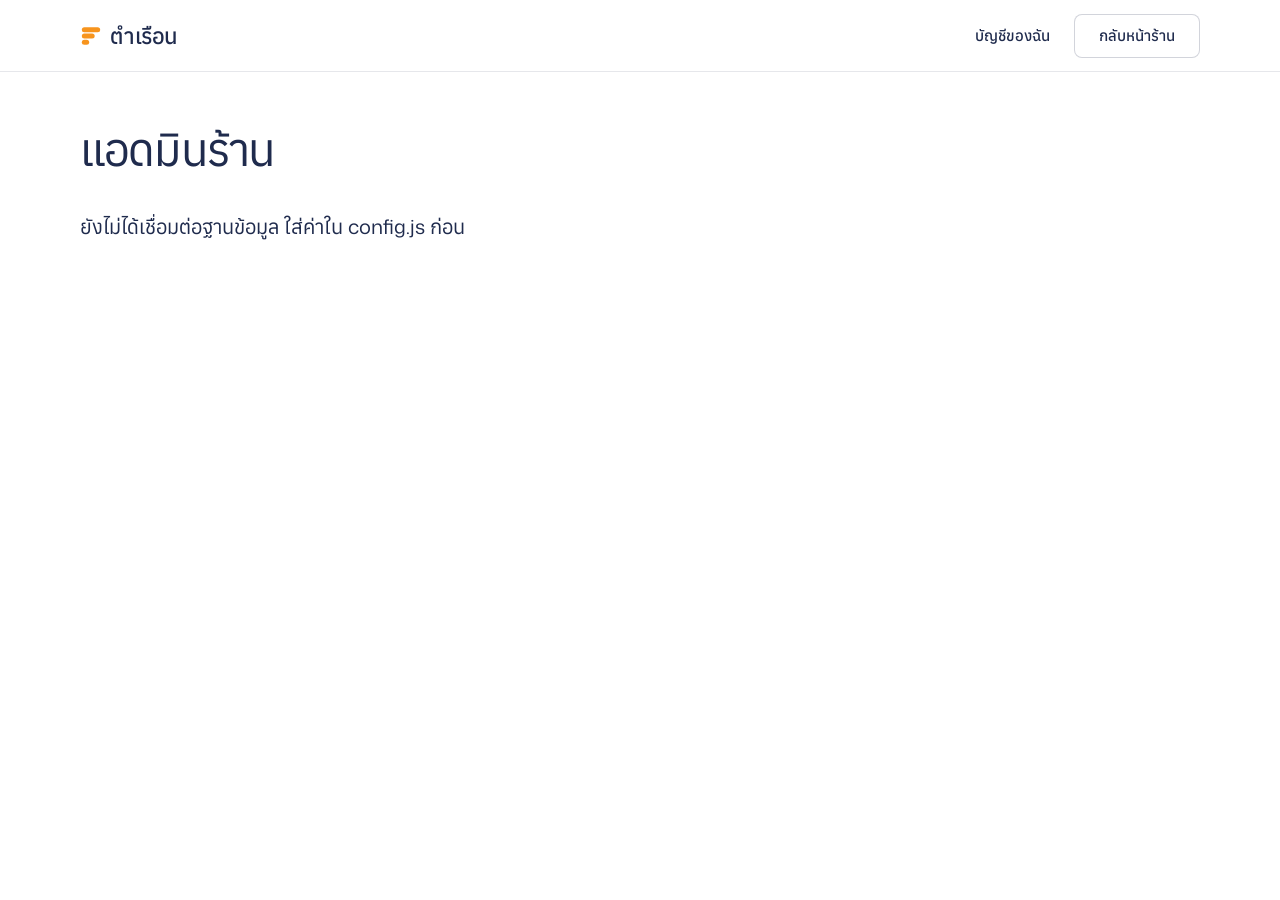
<file: admin.html>
<!doctype html>
<html lang="th" data-type="product" data-radius="soft" data-buttons="solid" data-motion>
<head>
<meta charset="utf-8">
<meta name="viewport" content="width=device-width, initial-scale=1, viewport-fit=cover">
<title>แอดมินร้าน</title>
<meta name="robots" content="noindex">
<link rel="icon" href="favicon.svg" type="image/svg+xml">
<meta name="theme-color" content="#ffffff">
<link rel="preconnect" href="https://fonts.googleapis.com">
<link rel="preconnect" href="https://fonts.gstatic.com" crossorigin>
<link href="https://fonts.googleapis.com/css2?family=Mona+Sans:wdth,wght@75..125,400..600&family=Anuphan:wght@400..600&display=swap" rel="stylesheet">
<link rel="stylesheet" href="assets/system.css">
<link rel="stylesheet" href="assets/ui/cards.css">
<link rel="stylesheet" href="assets/motion/motion.css">
<link rel="stylesheet" href="assets/backgrounds/backgrounds.css">
<link rel="stylesheet" href="assets/layout/layout.css">
<link rel="stylesheet" href="assets/icons/icon.css">
<style>
:root {
  --p-bg: #ffffff; --p-surface: #f4f4f2; --p-ink: #1f2b4d; --p-muted: #646b81;
  --p-accent: #f7941d; --p-accent-ink: #1f2b4d; --p-action: #f7941d; --p-action-ink: #1f2b4d;
  --p-inv-bg: #05070a; --p-inv-surface: #111417; --p-inv-ink: #ffffff; --p-inv-muted: #939597;
  --p-inv-accent: #f7941d; --p-inv-accent-ink: #1f2b4d; --p-inv-action: #f7941d; --p-inv-action-ink: #1f2b4d;
  /* the dealt pairing (mona) sets Latin letters and figures; Anuphan sets the Thai, which Mona Sans does not hold */
  --font-display: "Mona Sans", "Anuphan", system-ui, sans-serif;
  --font-text: "Mona Sans", "Anuphan", system-ui, sans-serif;
  --display-weight: 400;
  --display-tracking: -0.03em;
  --display-tracking-xl: -0.04em;
  --display-stretch: 104%;
  --ly-scale: 0.96;
}
</style>
<link rel="stylesheet" href="app.css">
<script src="config.js"></script>
</head>
<body>
<header class="nav">
  <div class="wrap nav__bar">
    <a class="skip-link" href="#top">ข้ามไปยังเนื้อหา</a>
    <a class="nav__logo" href="index.html"><span class="mark" data-mark="stack" aria-hidden="true"></span><span data-brand>ตำเรือน</span></a>
    <div class="nav__actions app-nav">
      <a class="nav__link" href="account.html">บัญชีของฉัน</a>
      <a class="btn btn--secondary" href="index.html">กลับหน้าร้าน</a>
    </div>
  </div>
</header>

<main id="top" class="app">
  <div class="wrap">
    <h1 class="app__title">แอดมินร้าน</h1>
    <div data-view="setup" hidden><p class="t-lead">ยังไม่ได้เชื่อมต่อฐานข้อมูล ใส่ค่าใน config.js ก่อน</p></div>
    <div data-view="loading"><p class="muted" role="status">กำลังโหลด</p></div>
    <div data-view="denied" hidden>
      <p class="t-lead" id="denied-text">หน้านี้สำหรับแอดมินของร้าน</p>
      <div class="btn-row"><a class="btn btn--primary" href="account.html">เข้าสู่ระบบ</a></div>
    </div>

    <div data-view="admin" hidden>
      <div class="app__tabs" role="tablist" aria-label="ส่วนของแอดมิน">
        <button class="app__tab" type="button" role="tab" aria-selected="true" aria-controls="tab-orders" id="t-orders">ออเดอร์</button>
        <button class="app__tab" type="button" role="tab" aria-selected="false" aria-controls="tab-products" id="t-products">สินค้า</button>
        <button class="app__tab" type="button" role="tab" aria-selected="false" aria-controls="tab-promotions" id="t-promotions">โปรโมชั่น</button>
        <button class="app__tab" type="button" role="tab" aria-selected="false" aria-controls="tab-settings" id="t-settings">หน้าร้านและ LINE</button>
        <button class="app__tab" type="button" role="tab" aria-selected="false" aria-controls="tab-members" id="t-members">สมาชิก</button>
      </div>
      <p class="form__status app__status" role="status" id="admin-status"></p>

      <div role="tabpanel" id="tab-orders" aria-labelledby="t-orders">
        <ul class="app__list" id="orders"></ul>
      </div>

      <div role="tabpanel" id="tab-products" aria-labelledby="t-products" hidden>
        <p class="app__note">รูปสินค้า: ไฟล์ JPG, PNG หรือ WebP ระบบย่อให้กว้างไม่เกิน 1,280 พิกเซลก่อนอัปโหลด สินค้าที่ปิดการขายจะไม่แสดงบนหน้าร้าน</p>
        <div class="app__products" id="products"></div>
        <h2 class="app__h2">เพิ่มสินค้า</h2>
        <div id="new-product"></div>
      </div>

      <div role="tabpanel" id="tab-promotions" aria-labelledby="t-promotions" hidden>
        <div class="app__card app__narrow">
          <form class="form" id="promo-form" data-fix="มี {n} ช่องที่ต้องแก้" novalidate>
            <div class="field--full" id="promo-rows"></div>
            <div class="btn-row"><button class="btn btn--secondary" type="button" id="promo-add">เพิ่มขั้นส่วนลด</button><button class="btn btn--primary" type="submit">บันทึกโปรโมชั่น</button></div>
            <p class="form__status" role="status" data-form-status></p>
            <p class="t-small muted">ออเดอร์ได้ส่วนลดขั้นที่ดีที่สุดที่จำนวนกระปุกถึง ส่วนลดสมาชิกตั้งที่แท็บหน้าร้านและ LINE</p>
          </form>
        </div>
      </div>

      <div role="tabpanel" id="tab-settings" aria-labelledby="t-settings" hidden>
        <div class="app__card">
          <form class="form" id="settings-form" data-fix="มี {n} ช่องที่ต้องแก้" novalidate>
            <div class="field"><label for="s-brand_name">ชื่อแบรนด์</label><input id="s-brand_name" type="text" maxlength="40" required aria-describedby="s-brand_name-err"><p class="field__error" id="s-brand_name-err" hidden>เขียนชื่อแบรนด์</p></div>
            <div class="field"><label for="s-line_id">LINE ID ของร้าน รวมเครื่องหมาย @</label><input id="s-line_id" type="text" maxlength="40" autocomplete="off" pattern="@?[A-Za-z0-9._\-]{2,39}" aria-describedby="s-line_id-err"><p class="field__error" id="s-line_id-err" hidden>เขียน LINE ID เช่น @myshop ใช้ได้เฉพาะตัวอังกฤษ ตัวเลข จุด ขีด</p></div>
            <div class="field field--full"><label for="s-hero_title">หัวเรื่องบนสุด เว้นวรรคตรงที่ให้ขึ้นบรรทัดใหม่ได้</label><input id="s-hero_title" type="text" maxlength="80" required aria-describedby="s-hero_title-err"><p class="field__error" id="s-hero_title-err" hidden>เขียนหัวเรื่องบนสุด</p></div>
            <div class="field field--full"><label for="s-hero_lead">ข้อความใต้หัวเรื่อง</label><textarea id="s-hero_lead" rows="3" maxlength="300" required aria-describedby="s-hero_lead-err"></textarea><p class="field__error" id="s-hero_lead-err" hidden>เขียนข้อความใต้หัวเรื่อง</p></div>
            <div class="field"><label for="s-products_title">หัวข้อรายการสินค้า</label><input id="s-products_title" type="text" maxlength="60" required aria-describedby="s-products_title-err"><p class="field__error" id="s-products_title-err" hidden>เขียนหัวข้อรายการสินค้า</p></div>
            <div class="field"><label for="s-products_lead">ข้อความใต้หัวข้อสินค้า</label><input id="s-products_lead" type="text" maxlength="160" aria-describedby="s-products_lead-err"><p class="field__error" id="s-products_lead-err" hidden>ข้อความยาวเกินไป</p></div>
            <div class="field"><label for="s-promo_title">หัวข้อโปรโมชั่น</label><input id="s-promo_title" type="text" maxlength="60" required aria-describedby="s-promo_title-err"><p class="field__error" id="s-promo_title-err" hidden>เขียนหัวข้อโปรโมชั่น</p></div>
            <div class="field"><label for="s-promo_lead">ข้อความใต้หัวข้อโปรโมชั่น</label><input id="s-promo_lead" type="text" maxlength="200" aria-describedby="s-promo_lead-err"><p class="field__error" id="s-promo_lead-err" hidden>ข้อความยาวเกินไป</p></div>
            <div class="field"><label for="s-close_title">หัวข้อท้ายหน้า</label><input id="s-close_title" type="text" maxlength="60" required aria-describedby="s-close_title-err"><p class="field__error" id="s-close_title-err" hidden>เขียนหัวข้อท้ายหน้า</p></div>
            <div class="field"><label for="s-footer_lede">คำอธิบายร้านท้ายหน้า</label><input id="s-footer_lede" type="text" maxlength="80" aria-describedby="s-footer_lede-err"><p class="field__error" id="s-footer_lede-err" hidden>ข้อความยาวเกินไป</p></div>
            <div class="field"><label for="s-member_discount_percent">ส่วนลดสมาชิก เป็นเปอร์เซ็นต์ (0 คือไม่มี)</label><input id="s-member_discount_percent" type="text" inputmode="numeric" pattern="[0-9]{1,2}" required aria-describedby="s-member_discount_percent-err"><p class="field__error" id="s-member_discount_percent-err" hidden>เขียนตัวเลข 0 ถึง 50</p></div>
            <div class="btn-row"><button class="btn btn--primary" type="submit">บันทึกหน้าร้าน</button><a class="btn btn--secondary" href="index.html">ดูหน้าร้าน</a></div>
            <p class="form__status" role="status" data-form-status></p>
          </form>
        </div>
      </div>

      <div role="tabpanel" id="tab-members" aria-labelledby="t-members" hidden>
        <ul class="app__list" id="members"></ul>
      </div>
    </div>
  </div>
</main>

<script type="module" src="assets/system.js"></script>
<script type="module" src="assets/motion/motion.js"></script>
<script src="vendor/supabase.js" defer></script>
<script type="module" src="admin.js"></script>
</body>
</html>
</file>
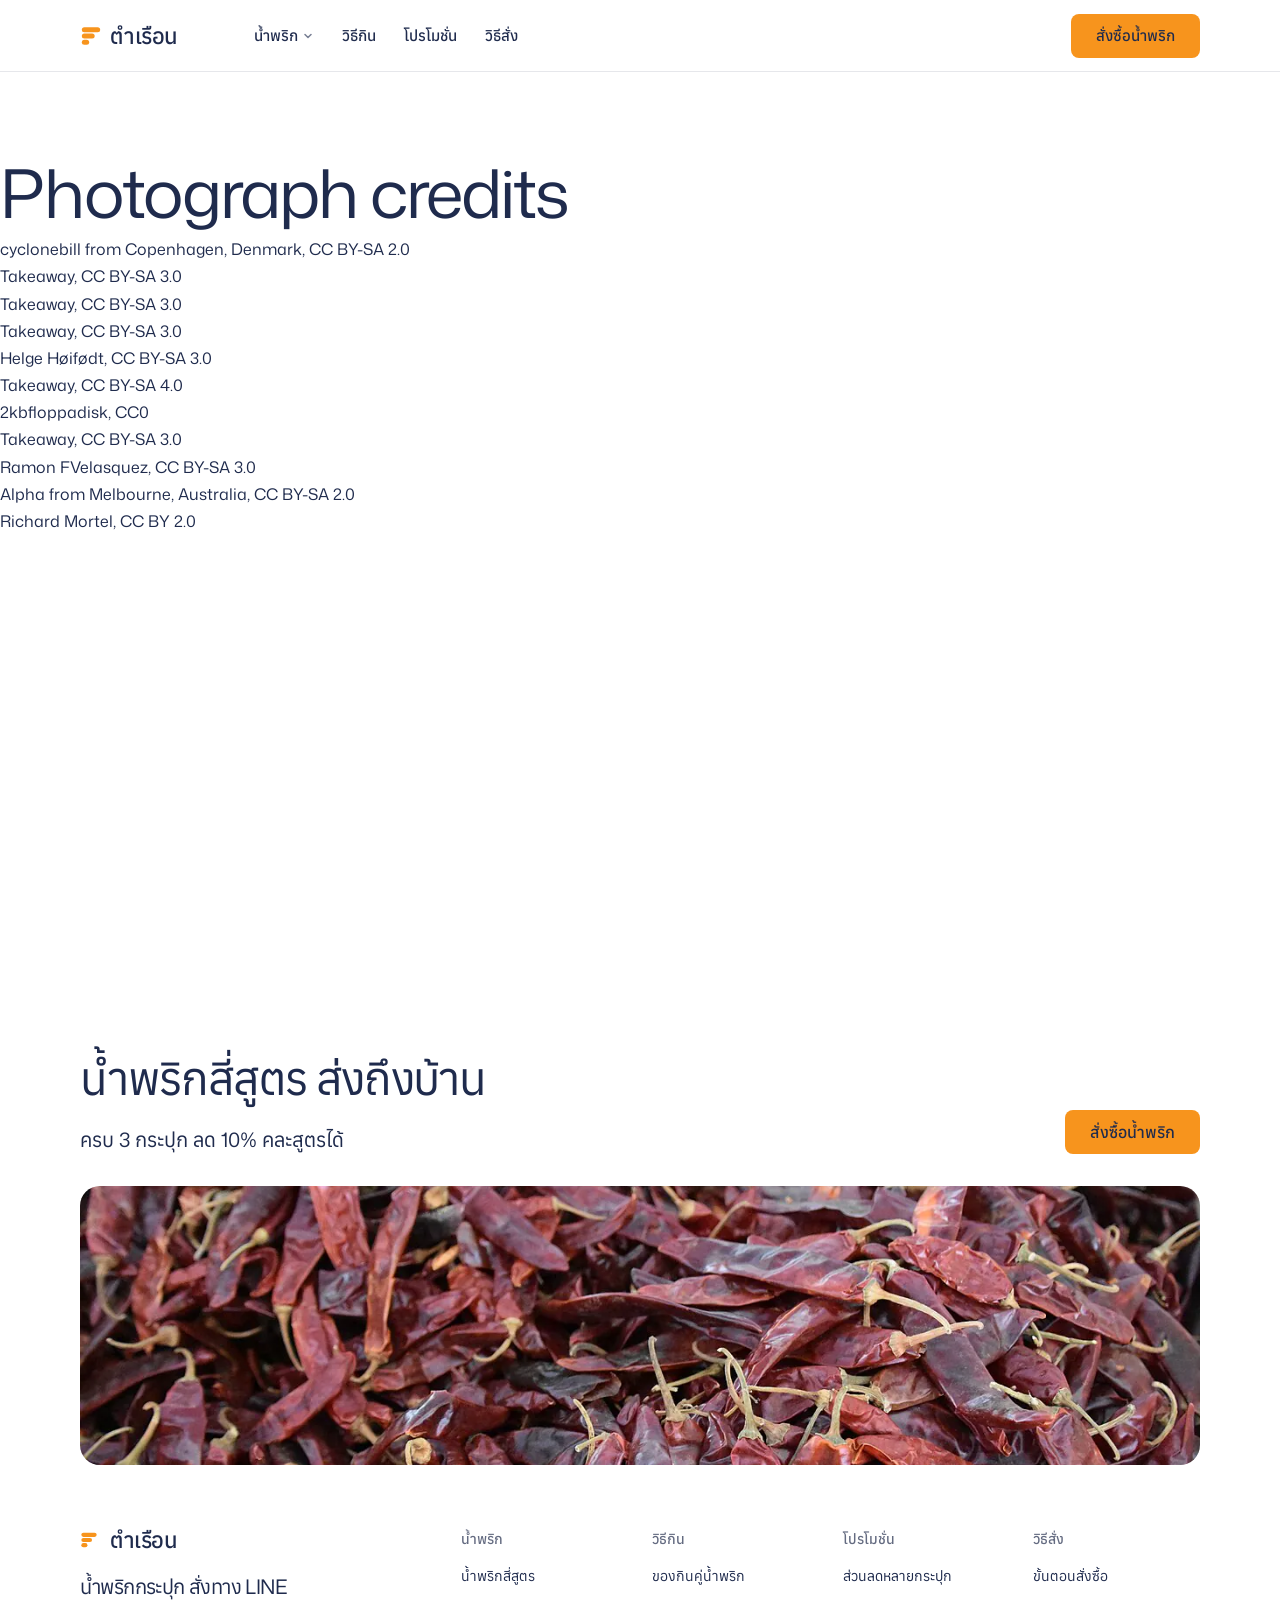
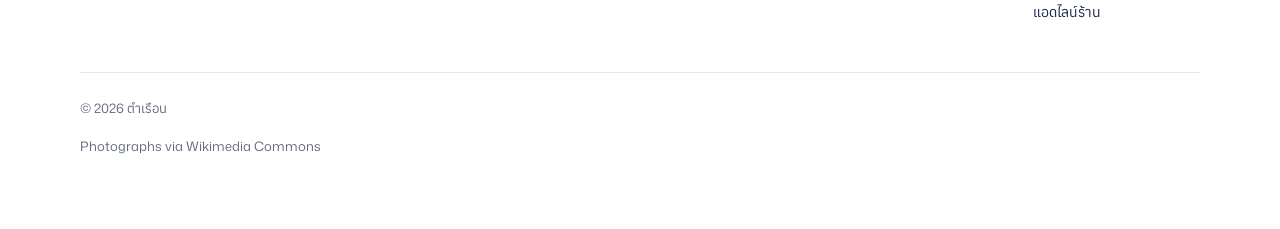
<file: credits.html>
<!doctype html>
<html lang="th" data-type="product" data-radius="soft" data-buttons="solid" data-motion>
<head>
<meta charset="utf-8">
<meta name="viewport" content="width=device-width, initial-scale=1, viewport-fit=cover">
<title>ตำเรือน: photograph credits</title>
<meta name="description" content="The photographers, licences and source pages of the photographs on the ตำเรือน website.">
<meta property="og:type" content="website">
<meta property="og:title" content="ตำเรือน: น้ำพริกกระปุก สั่งออนไลน์ ส่งถึงบ้าน">
<meta property="og:description" content="น้ำพริกสี่สูตร บรรจุกระปุก สั่งบนเว็บ ส่งออเดอร์เข้า LINE ของร้าน">
<meta property="og:image" content="share.jpg">
<meta name="twitter:card" content="summary_large_image">
<link rel="icon" href="favicon.svg" type="image/svg+xml">
<meta name="theme-color" content="#ffffff">
<!-- <link rel="canonical" href="https://[โดเมนของร้าน]/"> -->
<meta name="site-kind" content="other">
<meta name="page-type" content="product">
<link rel="preconnect" href="https://fonts.googleapis.com">
<link rel="preconnect" href="https://fonts.gstatic.com" crossorigin>
<link href="https://fonts.googleapis.com/css2?family=Mona+Sans:wdth,wght@75..125,400..600&family=Anuphan:wght@400..600&display=swap" rel="stylesheet">
<link rel="stylesheet" href="assets/system.css">
<link rel="stylesheet" href="assets/ui/cards.css">
<link rel="stylesheet" href="assets/motion/motion.css">
<link rel="stylesheet" href="assets/backgrounds/backgrounds.css">
<link rel="stylesheet" href="assets/layout/layout.css">
<link rel="stylesheet" href="assets/icons/icon.css">
<style>
:root {
  --p-bg: #ffffff; --p-surface: #f4f4f2; --p-ink: #1f2b4d; --p-muted: #646b81;
  --p-accent: #f7941d; --p-accent-ink: #1f2b4d; --p-action: #f7941d; --p-action-ink: #1f2b4d;
  --p-inv-bg: #05070a; --p-inv-surface: #111417; --p-inv-ink: #ffffff; --p-inv-muted: #939597;
  --p-inv-accent: #f7941d; --p-inv-accent-ink: #1f2b4d; --p-inv-action: #f7941d; --p-inv-action-ink: #1f2b4d;
  /* the dealt pairing (mona) sets Latin letters and figures; Anuphan sets the Thai, which Mona Sans does not hold */
  --font-display: "Mona Sans", "Anuphan", system-ui, sans-serif;
  --font-text: "Mona Sans", "Anuphan", system-ui, sans-serif;
  --display-weight: 400;
  --display-tracking: -0.03em;
  --display-tracking-xl: -0.04em;
  --display-stretch: 104%;
  --ly-scale: 0.96;
}
</style>
<script>document.documentElement.classList.add('m-enter');setTimeout(()=>document.documentElement.classList.add('m-enter-done'),700)</script>
<script>document.documentElement.classList.add('mo-js');setTimeout(()=>document.documentElement.classList.add('mo-safe'),2500)</script>
<link rel="modulepreload" href="assets/moments/moments.js">
<link rel="modulepreload" href="assets/moments/lib.js">
<link rel="modulepreload" href="assets/moments/pinned-chapters/moment.js">
<link rel="modulepreload" href="assets/moments/picture-develops/moment.js">
<style>
  /* Thai stacks tone marks over vowels: headings need more leading than the Latin scale gives */
  :lang(th) :is(h1, h2, h3, .t-card, .footer__lede) { line-height: 1.3; }
  :lang(th) body { line-height: 1.7; }
  /* line-up: square pictures, one ratio for the row */
  #products .tile { --tile-ratio: 1; }
  .menu-card .panel { --p-h: 200px; }
  /* picture-develops: the section's one photograph on the split's right column */
  .develop { margin: 0; border-radius: var(--r-lg); overflow: hidden; height: min(560px, var(--ly-fit)); }
  .develop > img { display: block; width: 100%; height: 100%; object-fit: cover; }
  @media (max-width: 1023px) { .develop { height: auto; aspect-ratio: 4 / 3; margin-top: var(--s-7); } }
  /* the order card: the form on the alternate ground, the jar beside it */
  .order__card { background: var(--g-alt, var(--p-surface)); border-radius: var(--r-lg); padding: var(--s-7); }
  .order__qty { grid-column: 1 / -1; display: grid; grid-template-columns: repeat(4, minmax(0, 1fr)); gap: var(--s-4); border: 0; padding: 0; margin: 0; }
  .order__qty legend { padding: 0; margin-bottom: var(--s-3); font: 500 var(--t-small)/1.4 var(--font-text); }
  .order__sum { grid-column: 1 / -1; display: flex; justify-content: space-between; align-items: baseline; gap: var(--s-4); margin: 0; font-variant-numeric: tabular-nums; }
  .order__sum output { font: 500 var(--t-card)/1.3 var(--font-text); }
  .order__photo { margin: var(--s-6) 0 0; border-radius: var(--r-lg); overflow: hidden; flex: 1 1 0; min-height: 200px; }
  .order__photo > img { display: block; width: 100%; height: 100%; object-fit: cover; object-position: 50% 32%; }
  .order__text { display: flex; flex-direction: column; }
  .order__steps { margin: var(--s-5) 0 0; padding: 0; list-style: none; counter-reset: step; display: grid; gap: var(--s-2); }
  .order__steps li { counter-increment: step; }
  .order__steps li::before { content: counter(step) ". "; font-weight: 500; }
  @media (max-width: 639px) {
    .order__card { padding: var(--s-5); }
    .order__qty { grid-template-columns: repeat(2, minmax(0, 1fr)); }
    .order__photo { flex: none; aspect-ratio: 4 / 3; }
  }
</style>
</head>
<body>
<!-- type: product (site-kind other)
     deal: hero photo (data-calm right), nav nav-cards, close close-photo, footer footer-columns, rhythm dark-band,
           buttons solid, mark stack, palette white-navy-tab, type mona (+ Anuphan for Thai), grounds none
     moments: pinned-chapters (#pairing), picture-develops (#promotion photograph) -->

<header class="nav">
  <div class="wrap nav__bar">
    <a class="skip-link" href="#top">ข้ามไปยังเนื้อหา</a>
    <a class="nav__logo" href="#top"><span class="mark" data-mark="stack" aria-hidden="true"></span>ตำเรือน</a>
    <nav class="nav__links" aria-label="เมนูหลัก">
      <div class="nav__item">
        <a class="nav__link" href="#products">น้ำพริก <svg class="chev" viewBox="0 0 12 12" aria-hidden="true"><path d="M3 4.5l3 3 3-3" fill="none" stroke="currentColor" stroke-width="1.5" stroke-linecap="round" stroke-linejoin="round"/></svg></a>
        <div class="nav__menu">
          <div class="wrap grid">
            <a class="menu-card span-3" href="#products">
              <div class="panel"><img class="frame__img" src="assets/img/photo-f9375419-500.webp" alt="น้ำพริกหนุ่มสีเขียวในถ้วยขอบแดง" width="500" height="500" data-source="stand-in" data-subject="product"></div>
              <span class="t-card">น้ำพริกหนุ่ม</span>
              <span class="t-small muted">พริกหนุ่มย่าง ตำกับหอมและกระเทียม</span>
            </a>
            <a class="menu-card span-3" href="#products">
              <div class="panel"><img class="frame__img" src="assets/img/photo-f30500389-500.webp" alt="น้ำพริกแคบหมูโรยผักชีในถ้วยขาว" width="500" height="500" data-source="stand-in" data-subject="product"></div>
              <span class="t-card">น้ำพริกแคบหมู</span>
              <span class="t-small muted">ตำกับแคบหมู กินกับข้าวเหนียว</span>
            </a>
            <a class="menu-card span-3" href="#products">
              <div class="panel"><img class="frame__img" src="assets/img/photo-f17060299-500.webp" alt="น้ำพริกนรกในถ้วยเล็กข้างข้าวผัด" width="500" height="500" style="object-position: 30% 100%" data-source="stand-in" data-subject="product"></div>
              <span class="t-card">น้ำพริกนรก</span>
              <span class="t-small muted">พริกแห้งกับปลาย่าง ตำแห้ง</span>
            </a>
            <a class="menu-card span-3" href="#products">
              <div class="panel"><img class="frame__img" src="assets/img/photo-f10782378-500.webp" alt="น้ำพริกสีแดงส้มกำลังผัดในกระทะ" width="500" height="357" data-source="stand-in" data-subject="product"></div>
              <span class="t-card">น้ำพริกเผา</span>
              <span class="t-small muted">พริกแห้งคั่ว เคี่ยวจนข้น</span>
            </a>
          </div>
        </div>
      </div>
      <div class="nav__item"><a class="nav__link" href="#pairing">วิธีกิน</a></div>
      <div class="nav__item"><a class="nav__link" href="#promotion">โปรโมชั่น</a></div>
      <div class="nav__item"><a class="nav__link" href="#order">วิธีสั่ง</a></div>
    </nav>
    <div class="nav__actions">
      <a class="btn btn--primary" href="#order-form">สั่งซื้อน้ำพริก</a>
    </div>
    <button class="nav__toggle" type="button" aria-expanded="false" aria-label="เมนู">
      <svg width="18" height="18" viewBox="0 0 18 18" aria-hidden="true"><path d="M2 5h14M2 13h14" stroke="currentColor" stroke-width="1.6" stroke-linecap="round"/></svg>
    </button>
  </div>
</header>

<main id="top">
  <p><a class="link" href="index.html">ตำเรือน</a></p>
  <section class="credits-list" id="credits" aria-labelledby="credits-h">
    <h1 id="credits-h">Photograph credits</h1>
    <ul>
      <li><a href="https://commons.wikimedia.org/wiki/File:Nam_prik_ong_(8386821497).jpg">cyclonebill from Copenhagen, Denmark</a>, <a href="https://creativecommons.org/licenses/by-sa/2.0">CC BY-SA 2.0</a></li>
      <li><a href="https://commons.wikimedia.org/wiki/File:Nam_phrik_num.jpg">Takeaway</a>, <a href="https://creativecommons.org/licenses/by-sa/3.0">CC BY-SA 3.0</a></li>
      <li><a href="https://commons.wikimedia.org/wiki/File:Nam_phrik_kaep_mu.jpg">Takeaway</a>, <a href="https://creativecommons.org/licenses/by-sa/3.0">CC BY-SA 3.0</a></li>
      <li><a href="https://commons.wikimedia.org/wiki/File:Khao_phat_nam_phrik_narok.jpg">Takeaway</a>, <a href="https://creativecommons.org/licenses/by-sa/3.0">CC BY-SA 3.0</a></li>
      <li><a href="https://commons.wikimedia.org/wiki/File:Curry_paste_fried_with_coco_cream.JPG">Helge Høifødt</a>, <a href="https://creativecommons.org/licenses/by-sa/3.0">CC BY-SA 3.0</a></li>
      <li><a href="https://commons.wikimedia.org/wiki/File:2014_Dried_chilli_flakes.jpg">Takeaway</a>, <a href="https://creativecommons.org/licenses/by-sa/4.0">CC BY-SA 4.0</a></li>
      <li><a href="https://commons.wikimedia.org/wiki/File:Jar_of_Red_Shatta_Paste.jpg">2kbfloppadisk</a>, <a href="http://creativecommons.org/publicdomain/zero/1.0/deed.en">CC0</a></li>
      <li><a href="https://commons.wikimedia.org/wiki/File:Steamed_vegetables_CM.jpg">Takeaway</a>, <a href="https://creativecommons.org/licenses/by-sa/3.0">CC BY-SA 3.0</a></li>
      <li><a href="https://commons.wikimedia.org/wiki/File:Hasahasajf.JPG">Ramon FVelasquez</a>, <a href="https://creativecommons.org/licenses/by-sa/3.0">CC BY-SA 3.0</a></li>
      <li><a href="https://commons.wikimedia.org/wiki/File:Sticky_Rice_-_Ghin_Khao_Swanston_AUD3_(5101541581).jpg">Alpha from Melbourne, Australia</a>, <a href="https://creativecommons.org/licenses/by-sa/2.0">CC BY-SA 2.0</a></li>
      <li><a href="https://commons.wikimedia.org/wiki/File:Dried_chillies_2.jpg">Richard Mortel</a>, <a href="https://creativecommons.org/licenses/by/2.0">CC BY 2.0</a></li>
    </ul>
  </section>
</main>

<footer class="footer closing" id="contact" aria-labelledby="close-h">
  <div class="wrap">
    <div class="closing__cta close--photo">
      <div class="section-head--split">
        <div><h2 id="close-h">น้ำพริกสี่สูตร ส่งถึงบ้าน</h2><p class="t-lead">ครบ 3 กระปุก <span data-assumed>ลด 10%</span> คละสูตรได้</p></div>
        <a class="btn btn--primary" href="#order-form">สั่งซื้อน้ำพริก</a>
      </div>
      <div class="close__media"><img src="assets/img/photo-f88841861.webp" srcset="assets/img/photo-f88841861-500.webp 500w, assets/img/photo-f88841861-960.webp 960w, assets/img/photo-f88841861.webp 1280w" sizes="(max-width: 639px) 100vw, 1280px" width="1280" height="853" alt="พริกแห้งสีแดงเข้มกองเต็มภาพ" loading="lazy" decoding="async" data-source="stand-in" data-subject="parts"></div>
    </div>
    <div class="closing__links">
      <div class="grid">
        <div class="span-4 stack-4">
          <a class="nav__logo" href="#top"><span class="mark" data-mark="stack" aria-hidden="true"></span>ตำเรือน</a>
          <p class="footer__lede">น้ำพริกกระปุก สั่งทาง LINE</p>
        </div>
        <div class="span-2 footer__col"><h3>น้ำพริก</h3><ul><li><a href="#products">น้ำพริกสี่สูตร</a></li></ul></div>
        <div class="span-2 footer__col"><h3>วิธีกิน</h3><ul><li><a href="#pairing">ของกินคู่น้ำพริก</a></li></ul></div>
        <div class="span-2 footer__col"><h3>โปรโมชั่น</h3><ul><li><a href="#promotion">ส่วนลดหลายกระปุก</a></li></ul></div>
        <div class="span-2 footer__col"><h3>วิธีสั่ง</h3><ul><li><a href="#order">ขั้นตอนสั่งซื้อ</a></li><li><a href="https://line.tamruean.example/add" data-line-add>แอดไลน์ร้าน</a></li></ul></div>
      </div>
      <div class="footer__legal">
        <span>&copy; 2026 ตำเรือน</span>
        <div class="socials"></div>
        <a class="credits" href="credits.html">Photographs via Wikimedia Commons</a>
      </div>
    </div>
  </div>
</footer>

<script type="module" src="assets/system.js"></script>
<script type="module" src="assets/motion/motion.js"></script>
<script type="module" src="assets/layout/layout.js"></script>
</body>
</html>
</file>
<file: assets/system.css>
/*
  taste-skill system.css - the one system for the page. Link it first, then assets/ui/cards.css (the
  feature card, its panel and the fragment placements), then set the palette (--p-*), the fonts and
  the radius set on :root in the page (node scripts/start.mjs prints that block).
  Do not add a second grid, spacing scale, type scale, radius scale, button or card style.
*/

/* ---------------------------------------------------------------- tokens */
:root {
  /* palette (hex only; fx.js reads --bg --surface --ink --muted --accent --accent-ink) */
  --p-bg: #ffffff;
  --p-surface: #f4f4f4;
  --p-ink: #111111;
  --p-muted: #6b6b6b;
  --p-accent: #1a4be0;
  --p-accent-ink: #ffffff;
  --p-action: #1a4be0;      /* buttons, links, focus: the accent, or the ink when the accent is too pale */
  --p-action-ink: #ffffff;
  --p-inv-bg: #111111;
  --p-inv-surface: #1c1c1c;
  --p-inv-ink: #f4f4f4;
  --p-inv-muted: #a3a3a3;
  --p-inv-accent: #ffffff;
  --p-inv-accent-ink: #111111;
  --p-inv-action: #ffffff;
  --p-inv-action-ink: #111111;
  /* the lit ground behind UI and in the closing band (references/cards.md), one per page, tech pages only
     (none on kind other, which is flat): <html data-ground="sand|sky|sage|painting">. system.js gives it to every ground
     that holds UI, on light and dark pages alike; --hue on one panel changes only its accent */
  --ground-bg: #d9ccb7; --ground-surface: #e9e0d2; --ground-ink: #2a2622; --ground-muted: #5a534a; --ground-accent: #a8794a;

  /* fonts */
  --font-display: system-ui, -apple-system, "Segoe UI", sans-serif;
  --font-text: system-ui, -apple-system, "Segoe UI", sans-serif;
  --font-mono: ui-monospace, "SFMono-Regular", Menlo, Consolas, monospace;
  --display-weight: 400;    /* headlines 400; 500 on a tech page (software, gaming, hardware) */
  --display-tracking: -0.025em;

  /* the page rhythm (references/layout-v4.md): one section per screen. The header is fixed and
     --nav tall; every section is padded --padt above and --padb (plus the phone action bar, --bar)
     below, and is exactly one or two screens tall (--h: 1 or 2; --hm on a phone). The hero's words
     start --hgap under the header and its content ends --hpadb above the fold. */
  --nav: 72px;
  --padt: 120px;
  --padb: 72px;
  --hgap: 48px;
  --hpadb: 64px;
  --bar: 0px;
  /* grid: one .wrap (alias .container) for the header, every section and the footer, the same
     --gut on both sides: 1280 wide at x 80-1360 at 1440, 342 at x 24-366 at 390 */
  --container: 1280px;
  --gut: 80px;
  --pad: var(--gut);
  --gutter: 24px;

  /* spacing: 4/8 scale */
  --s-1: 4px;  --s-2: 8px;  --s-3: 12px; --s-4: 16px; --s-5: 24px;
  --s-6: 32px; --s-7: 48px; --s-8: 64px; --s-9: 96px; --s-10: 128px;
  --section: 40px;      /* only a .section outside main (the kit's demo pages); every main > section and
                           footer.closing take --padt and --padb */
  --section-band: 56px; /* the same for an older footer outside footer.closing */
  --head-gap: 48px;     /* the one heading-to-content gap, 32 on a phone (layout.css reads it as --ly-head-gap) */
  --card-pad: 16px;     /* card padding (cards.css sets its own for cards with a panel) */
  --card-gap: 16px;     /* gap between cards */

  /* type scale (the only sizes on the page) */
  --t-label: 13px;
  --t-small: 14px;
  --t-body: 16px;
  --t-lead: 18px;
  --t-card: 18px;
  --t-h3: 24px;
  /* straight lines from the phone size at 390 to the desktop size at 1440 (system.md's table) */
  --t-h2: clamp(30px, 1.72vw + 23.3px, 48px);
  --t-h1: clamp(38px, 3.24vw + 25.4px, 72px);
  /* a big number stays a step under the h2 (VI-11): 38 at 1440, 28 at 390, so it never reads as a
     section heading; a stats row and a price set their own, smaller still */
  --t-stat: clamp(28px, .952vw + 24.29px, 38px);

  /* radius: one scale (soft by default; data-radius on <html> switches it) */
  --r-sm: 8px;  --r-md: 12px; --r-lg: 20px; --r-btn: 8px;

  /* controls (fixed here; a page never adds its own) */
  --btn-h: 44px;
  --btn-h-sm: 36px;
  --nav-h: var(--nav);  /* the older name, kept for the kit's files */
  --icon: 16px;         /* small icons: socials, menu chevrons, mono brand marks */

  /* motion: the one UI ease-out (motion.css --m-ease and ui/base.css --u-ease read it; references/motion.md) */
  --ease: cubic-bezier(.2, .8, .2, 1);
  --dur: 180ms;
}
html[data-radius="sharp"] { --r-sm: 4px; --r-md: 6px;  --r-lg: 8px;  --r-btn: 4px; }
html[data-radius="soft"]  { --r-sm: 8px; --r-md: 12px; --r-lg: 20px; --r-btn: 8px; }
html[data-radius="round"] { --r-sm: 10px; --r-md: 16px; --r-lg: 24px; --r-btn: 999px; }
/* the four lit grounds (references/cards.md); sand is the default above. painting goes with
   painterly-landscape (x.ai's daylight sky over olive hills) */
html[data-ground="sky"]      { --ground-bg: #c6d3df; --ground-surface: #d6e0e9; --ground-ink: #25303a; --ground-muted: #4d5964; --ground-accent: #3f6a92; }
html[data-ground="sage"]     { --ground-bg: #cdd6c6; --ground-surface: #dce3d6; --ground-ink: #262d24; --ground-muted: #535b51; --ground-accent: #6c8e63; }
html[data-ground="painting"] { --ground-bg: #79a8d6; --ground-surface: #a6c4e2; --ground-ink: #16212c; --ground-muted: #273949; --ground-accent: #9c9b3c; }
/* cards.css takes its card and panel radii from this scale */
html[data-radius] .card { --c-r: var(--r-lg); }
html[data-radius] .panel { --p-r: var(--r-md); }

/* a phone: the header 56, the sections padded 96 / 48, the hero's words 40 under the header and its
   content ending 24 above the fold, 24 at both sides, 12 between columns */
@media (max-width: 639px) {
  :root { --nav: 56px; --padt: 96px; --padb: 48px; --hgap: 40px; --hpadb: 24px; --gut: 24px; --gutter: 12px; --card-gap: 12px; --head-gap: 32px; }
}
@media (min-width: 640px) {
  :root { --gut: 48px; --section: 48px; --section-band: 72px; --card-pad: 24px; }
}
@media (min-width: 1024px) {
  :root { --gut: 80px; --section: 56px; --section-band: 96px; --card-gap: 24px;
          --t-lead: 20px; --t-card: 20px; --t-h3: 28px; }
  /* a place (and a local service): the 1200 column at x 120-1320 */
  html[data-type="place"] { --gut: 120px; --container: 1200px; }
}
/* a place (VI-06, ST-96, PH-23): its own smaller type (h1 48/53 and 32/37, h2 32/40 and 24/30, titles
   and the sub-line 20 and 18), the Recipe 3 hero's gap under its photograph (40, 24 on a phone),
   square photographs and cards and 2px buttons, whatever data-radius and data-buttons say */
:root[data-type="place"] {
  --hgap: 40px;
  --t-h1: clamp(32px, 1.524vw + 26.06px, 48px);
  --t-h2: clamp(24px, .762vw + 21px, 32px);
  --t-h3: clamp(20px, .381vw + 18.51px, 24px);
  --r-sm: 2px; --r-md: 0px; --r-lg: 0px; --r-btn: 2px;
}
:root[data-type="place"] :is(h1, .t-h1) { line-height: 1.104; }
:root[data-type="place"] :is(h2, .t-h2) { line-height: 1.25; }
@media (max-width: 639px) {
  :root[data-type="place"] { --hgap: 24px; }
  :root[data-type="place"] :is(h1, .t-h1) { line-height: 1.156; }
}

/* ---------------------------------------------------------------- grounds (at most three) */
:root, .ground-base {
  --bg: var(--p-bg); --surface: var(--p-surface); --ink: var(--p-ink); --muted: var(--p-muted);
  --accent: var(--p-accent); --accent-ink: var(--p-accent-ink); --card: var(--p-surface);
  --action: var(--p-action); --action-ink: var(--p-action-ink);
}
.ground-surface {
  --bg: var(--p-surface); --surface: var(--p-bg); --ink: var(--p-ink); --muted: var(--p-muted);
  --accent: var(--p-accent); --accent-ink: var(--p-accent-ink); --card: var(--p-bg);
  --action: var(--p-action); --action-ink: var(--p-action-ink);
}
.ground-inverse {
  --bg: var(--p-inv-bg); --surface: var(--p-inv-surface); --ink: var(--p-inv-ink); --muted: var(--p-inv-muted);
  --accent: var(--p-inv-accent); --accent-ink: var(--p-inv-accent-ink); --card: var(--p-inv-surface);
  --action: var(--p-inv-action); --action-ink: var(--p-inv-action-ink);
}
:root, .ground-base, .ground-surface, .ground-inverse {
  --line: color-mix(in oklab, var(--ink) 11%, transparent);
  --line-strong: color-mix(in oklab, var(--ink) 20%, transparent);
  /* effects (fx.js) and UI fragments (assets/ui) take the colours of the ground they sit on */
  --fx-bg: var(--bg); --fx-surface: var(--surface); --fx-ink: var(--ink); --fx-muted: var(--muted);
  --fx-accent: var(--accent); --fx-accent-ink: var(--accent-ink);
  --ui-font: var(--font-text); --ui-mono: var(--font-mono); --ui-radius: var(--r-md);
}
.ground-base, .ground-surface, .ground-inverse { background: var(--bg); color: var(--ink); }

/* ---------------------------------------------------------------- base */
*, *::before, *::after { box-sizing: border-box; }
/* an anchor lands on the section's top (the judge's frame): the fixed header covers --nav of its --padt */
html { -webkit-text-size-adjust: 100%; scroll-padding-top: 0; scroll-behavior: auto; margin: 0; }
body {
  margin: 0; background: var(--bg); color: var(--ink);
  font: 400 var(--t-body)/1.55 var(--font-text);
  -webkit-font-smoothing: antialiased; text-rendering: optimizeLegibility; overflow-x: clip;
}
img, svg, video, canvas { display: block; max-width: 100%; }
/* hidden means hidden, also on an img the line above makes a block (a menu tab's photograph, a peek photograph) */
[hidden] { display: none !important; }
img, video { height: auto; }
a { color: inherit; text-decoration: none; }
button { font: inherit; color: inherit; }
h1, h2, h3, h4, p, ul, ol, figure, blockquote { margin: 0; }
ul, ol { padding: 0; list-style: none; }
h1, h2, h3, h4 {
  font-family: var(--font-display); font-weight: var(--display-weight);
  letter-spacing: var(--display-tracking); text-wrap: balance; overflow-wrap: break-word;
  /* a long word (a German compound at 390) breaks at a syllable with a hyphen, in the language of <html lang>;
     only words of 10 letters or more, 4 at least on each side, so a short English heading never breaks */
  hyphens: auto; -webkit-hyphens: auto; hyphenate-limit-chars: 10 4 4;
}
h1, .t-h1 { font-size: var(--t-h1); line-height: 1.04; }
h2, .t-h2 { font-size: var(--t-h2); line-height: 1.1; }
h3, .t-h3 { font-size: var(--t-h3); line-height: 1.2; }
h4, .t-card { font-family: var(--font-text); font-weight: 500; font-size: var(--t-card); line-height: 1.3; letter-spacing: -0.01em; }
p { text-wrap: pretty; }
.t-lead  { font-size: var(--t-lead); line-height: 1.5; }
.t-body  { font-size: var(--t-body); line-height: 1.55; }
.t-small { font-size: var(--t-small); line-height: 1.5; }
.t-label { font-size: var(--t-label); font-weight: 500; line-height: 1.4; letter-spacing: 0.01em; }
.t-stat  { font-family: var(--font-display); font-weight: var(--display-weight); font-size: var(--t-stat);
           line-height: 1; letter-spacing: var(--display-tracking); font-variant-numeric: tabular-nums; }
.muted { color: var(--muted); }
.mono  { font-family: var(--font-mono); }
.measure { max-width: 62ch; }
:focus-visible { outline: 2px solid var(--action); outline-offset: 2px; border-radius: 2px; }
::selection { background: color-mix(in oklab, var(--accent) 30%, transparent); }

/* ---------------------------------------------------------------- grid */
.wrap, .container { width: min(100% - 2 * var(--gut), var(--container)); margin-inline: auto; padding-inline: 0; }
.grid { display: grid; grid-template-columns: repeat(12, minmax(0, 1fr)); column-gap: var(--gutter); row-gap: var(--card-gap); }
.grid > * { min-width: 0; grid-column: 1 / -1; }
.section { padding-block: var(--section); }

/* ---------------------------------------------------------------- one section per screen
   The page is a stack of screens. Framed at scrollY = k x the screen height, a shot shows exactly one
   section: the hero alone on the first screen, every other section (and footer.closing, the close and
   the footer in one) exactly one or two screens tall, its h2 first, --padt under its top. Heights
   and padding do it: no pinning, snapping or script.
     <section class="section" id=".." style="--h: 2">     (2 screens; --hm sets a phone's count alone)
       <div class="wrap"> the h2 first, then the content </div>     (the one in-flow child)
     </section>
   A layer (a full-bleed photograph or ground behind the words) is an <img class="layer" aria-hidden="true">
   beside the .wrap. Content must fit: one screen holds 708px of content at 1440x900 (900 - 120 - 72),
   two hold 1,608 (the second screen's part starts --padt under its top with .g2). From 640 to 1279 a
   section keeps at least its screens and grows past them rather than overlap the next. */
main > :is(section, .section), footer.closing {
  position: relative; box-sizing: border-box;
  height: calc(var(--h, 1) * 100vh); height: calc(var(--h, 1) * 100svh);
  padding: var(--padt) 0 calc(var(--padb) + var(--bar));
}
main > :is(section, .section) > :is(.wrap, .container), footer.closing > .wrap { position: relative; z-index: 1; height: 100%; }
main > :is(section, .section) > :is(.wrap, .container):not(.grid) { display: flex; flex-direction: column; }
/* a .wrap that is the section's grid too (class="wrap grid"): its rows start at the top */
main > :is(section, .section) > :is(.wrap, .container).grid { align-content: start; }
/* .fill: the block that takes what the screen leaves under the heading (a photograph, a frame) */
main > :is(section, .section) > .wrap > .fill { flex: 1 1 0; min-height: 0; }
/* two screens as two groups: row 1 the h2 and the first group, row 2 the rest (no second h2), starting
   --padt under the second screen's top, so the second shot looks like any other section */
main > :is(section, .section).g2, footer.closing.g2 { --h: 2; }
main > :is(section, .section).g2 > :is(.wrap, .container), footer.closing.g2 > .wrap { display: grid; grid-template-rows: minmax(0, 1fr) minmax(0, 1fr); row-gap: calc(var(--padt) + var(--padb) + var(--bar)); }
main > :is(section, .section).g2 > :is(.wrap, .container) > *, footer.closing.g2 > .wrap > * { min-height: 0; align-self: start; }
main > :is(section, .section).g2 > :is(.wrap, .container) > :is(.group, .fill) { align-self: stretch; }
/* a group: one screen's part of a .g2 section (its h2 and first rows, or the rest) */
.group { display: flex; flex-direction: column; min-height: 0; }
/* each screen's card row runs down to that screen's foot (the cards stretch, their panels grow), so
   the second screen of a .g2 is never a short row over an empty ground; both rows end on the same line */
@media (min-width: 1024px) {
  main > :is(section, .section).g2 > .wrap > .grid:last-child,
  main > :is(section, .section).g2 > .wrap > .group > .grid:last-child { align-self: stretch; flex: 1 1 auto; min-height: 0; }
}
.group > .fill { flex: 1 1 0; min-height: 0; }
@media (min-width: 640px) and (max-width: 1279px) {
  main > :is(section, .section):not(.hero, .section--hero), footer.closing {
    height: auto; min-height: calc(var(--h, 1) * 100vh); min-height: calc(var(--h, 1) * 100svh);
  }
  /* the section is a column and its .wrap takes all of it, so a .fill (a photograph, a frame) still
     grows to the section's foot (a min-height percentage would not resolve, leaving it at its least) */
  /* :where() keeps it at no weight, so a page's own phone- or tablet-only hiding (section.desk-only { display: none }) wins */
  :where(main > :is(section, .section):not(.hero, .section--hero), footer.closing) { display: flex; flex-direction: column; }
  main > :is(section, .section):not(.hero, .section--hero) > :is(.wrap, .container), footer.closing > .wrap { flex: 1 0 auto; height: auto; min-height: 0; }
}
/* a phone: lvh (the screen with its bars hidden) for every section but the hero; --hm when stacking
   makes the content taller than the desktop count */
@media (max-width: 639px) {
  /* at least its screens, never less: content a screen cannot hold makes the section taller (the rhythm
     check then asks for --hm: 2 or less content); a fixed height would lay its last rows over the next
     section, the fault the phone shots showed most (a list under the closing heading and its button) */
  main > :is(section, .section):not(.hero, .section--hero), footer.closing {
    height: auto; min-height: calc(var(--hm, var(--h, 1)) * 100vh); min-height: calc(var(--hm, var(--h, 1)) * 100lvh);
  }
  /* one grid row at least the screens tall that grows with the .wrap's content: the .wrap is stretched to
     it, so its .fill and its two groups still share a definite height */
  /* (at no weight, as on the tablet: a page's own section.desk-only { display: none } still hides it) */
  :where(main > :is(section, .section):not(.hero, .section--hero):has(> :is(.wrap, .container)), footer.closing) {
    display: grid; grid-template-columns: minmax(0, 1fr); grid-template-rows: 1fr; grid-auto-rows: auto;
  }
  main > :is(section, .section):not(.hero, .section--hero) > :is(.wrap, .container), footer.closing > .wrap { height: auto; }
  main > :is(section, .section).g2m, footer.closing.g2m { --hm: 2; }
  main > :is(section, .section).g2m > :is(.wrap, .container), footer.closing.g2m > .wrap { display: grid; grid-template-rows: minmax(0, 1fr) minmax(0, 1fr); row-gap: calc(var(--padt) + var(--padb) + var(--bar)); }
  /* stacked in one, the two groups keep the open cards' 32px, so the first group's last panel never meets
     the next card's title */
  main > :is(section, .section).g2:not(.g2m) > :is(.wrap, .container) { display: flex; row-gap: var(--s-6); }
  /* what the two screens leave goes around the second group, so it opens below the header, not on the fold */
  main > :is(section, .section).g2:not(.g2m) > :is(.wrap, .container) > :last-child { margin-block: auto; }
  main > :is(section, .section).g2:not(.g2m) > :is(.wrap, .container) > * { align-self: stretch; }
}
/* a layer: the photograph or ground of a whole section, under its words, edge to edge */
main > :is(section, .section) > :is(img, video, canvas, picture).layer,
footer.closing > :is(img, video, canvas, picture).layer {
  position: absolute; inset: 0; z-index: 0; width: 100%; height: 100%; max-width: none; object-fit: cover; object-position: var(--pos, 50% 50%);
}
main > :is(section, .section) > picture.layer > img { width: 100%; height: 100%; object-fit: cover; }

/* the hero: exactly the first screen, the fixed header over its top. Its words start --hgap under the
   header (--photo adds a full-bleed photograph's height above them on a place); its content ends
   --hpadb above the fold, and nothing of the next section shows, at 1440, 1024, 820 and 390.
     <section class="hero hero--<type>"><div class="wrap"><div class="hero-text"> .. </div>[one strip]</div></section>
   .hero-text holds the whole composition (the words, and the picture or window beside or under them);
   one docked strip (logos, three facts) may follow it, at most 96px, desktop only. */
main > :is(.hero, .section--hero) {
  height: 100vh; height: 100svh; min-height: 0;
  padding: calc(var(--nav) + var(--photo, 0px) + var(--hgap)) 0 calc(var(--hpadb) + var(--bar));
}
:is(.hero, .section--hero) > .wrap { height: 100%; display: grid; grid-template-rows: minmax(0, 1fr) auto; row-gap: var(--s-7); }
:is(.hero, .section--hero) > .wrap > .hero-text { min-height: 0; }
/* a phone: the hero is at least the first screen and grows when a short phone (320x640) cannot hold its
   words, buttons and picture, so nothing of it lies over the next section or under the header */
@media (max-width: 639px) {
  main > :is(.hero, .section--hero) { height: auto; min-height: 100vh; min-height: 100svh; }
  main > :is(.hero, .section--hero):has(> :is(.wrap, .container)) { display: grid; grid-template-columns: minmax(0, 1fr); grid-template-rows: 1fr; grid-auto-rows: auto; }
  main > :is(.hero, .section--hero) > :is(.wrap, .container) { height: auto; }
}
:is(.hero, .section--hero) > .wrap > .hero-strip { grid-row: 2; max-height: 96px; }
@media (max-width: 639px) { :is(.hero, .section--hero) > .wrap > .hero-strip { display: none; } }
.section--hero .section-head { max-width: 860px; }
/* the starter's own hero (hero-split): the words on span-5 top-aligned, the picture on span-6 start-7
   as tall as the hero's content box (at most 716 at 1440x900); a phone stacks words, then the picture
   in what is left */
.hero-text.hero-split { height: 100%; align-items: stretch; }
.hero-split > .hero-copy { align-self: start; }
.hero-split > .hero-visual { position: relative; min-height: 0; height: 100%; }
@media (max-width: 1023px) {
  .hero-text.hero-split { display: flex; flex-direction: column; gap: var(--s-6); }
  .hero-split > .hero-visual { flex: 1 1 0; min-height: 200px; height: auto; }
}
.hero-copy > * + * { margin-top: var(--s-5); }
/* the h1 first in the words' column: its capitals start on the picture's top line, not the line box's
   (the leading above the capitals would put the words about 12px under the photograph's top) */
.hero-copy > h1:first-child { text-box: trim-start cap alphabetic; }
.hero-copy > .btn-row { margin-top: var(--s-6); }
/* three short facts at the foot of the words' column, on the picture's bottom line (no dead space
   under the buttons): <dl class="hero-facts"><div><dt>..</dt><dd>..</dd></div> x3</dl> */
@media (min-width: 1024px) {
  .hero-split > .hero-copy { height: 100%; display: flex; flex-direction: column; }
  .hero-split > .hero-copy > .hero-facts { margin-top: auto; }
}
.hero-facts { display: grid; grid-template-columns: repeat(3, minmax(0, 1fr)); gap: var(--s-5) var(--gutter); margin: 0; }
.hero-facts > div { display: grid; gap: var(--s-1); align-content: start; }
.hero-facts dt { font-size: var(--t-small); color: var(--muted); }
.hero-facts dd { margin: 0; font-weight: 500; }
@media (max-width: 1023px) { .hero-facts { display: none; } }
/* a notice line above the h1 (changed hours, a delivery cut-off): one line with a number, static,
   starting on the left line like the h1 under it */
.hero-notice { font-size: var(--t-small); font-weight: 500; color: var(--ink); }
.hero-notice b, .hero-notice strong { font-weight: 500; color: var(--accent); }
.hero-copy > .hero-notice + h1 { margin-top: var(--s-5); }

/* a phone: open tiles from a row of three or four (rooms, goods, beans) go two-up, an odd last one
   across the row, so a row of three fits one 844px screen (stacked one under another they need two) */
@media (max-width: 639px) {
  .grid > .tile:is(.span-3, .span-4) { grid-column: auto / span 6; }
  .grid > .tile:is(.span-3, .span-4):nth-child(odd of .tile):nth-last-child(1 of .tile) { grid-column: 1 / -1; }
  .grid > .tile:is(.span-3, .span-4) .tile__head { flex-wrap: wrap; gap: 0 var(--s-2); }
}
/* a phone: open cards (words on the ground, the panel under them) stacked one under another keep 32px
   between a panel's foot and the next card's title, so a title never reads as the panel's caption */
@media (max-width: 639px) { .grid:has(> .card--open) { row-gap: var(--s-6); } }
/* a phone stacks a two-screen section's four open tiles into its two screens: their panels take 180px (a wide
   crop), so the h2 and the first two tiles of two lines each end on the first screen and the four inside both,
   not a third of a screen past. A page that sets its group's own --p-h (#features .panel) sets its phone value
   too, as the starter does */
@media (max-width: 639px) { main > :is(section, .section).g2 .card--open > .panel { --p-h: 180px; } }
/* spans: desktop >= 1024. Tablet 640-1023: text cards on span-3 and span-6 go two-up; cards with a
   panel (a visual needs the width; the one exception is a span-6 pair, below)
   and everything else (split text and visuals, span-4 cards, span-5/7/8 blocks) take the full row, so a split stacks and no row is left half empty. Phone < 640: one column. */
@media (min-width: 640px) and (max-width: 1023px) {
  .grid > .card.span-3:not(:has(> .panel)), .grid > .card.span-6:not(:has(> .panel)) { grid-column: auto / span 6; }
  /* the one exception with a panel: a 2x2 (or a pair) of span-6 cards stays two-up from 720px (a panel
     of about 310px and more, wide enough for a kit fragment), so four cards take one or two screens
     at 768-820 instead of a card per row (four stacked panels run past two screens). Split cards and
     every other span keep the full row. Under 720 a card per row. */
  @media (min-width: 720px) {
    .grid > .card.span-6:has(> .panel):not(.card--split) { grid-column: auto / span 6; }
    .grid > .card.span-6:has(> .panel):not(.card--split):nth-child(odd of .card.span-6):nth-last-child(1 of .card.span-6) { grid-column: 1 / -1; }
  }
  /* open tiles (rooms, models, people, a photo pair) go two-up; an odd last one takes the row */
  .grid > .tile:is(.span-3, .span-4, .span-6) { grid-column: auto / span 6; }
  .grid > .tile:is(.span-3, .span-4, .span-6):nth-child(odd of .tile):nth-last-child(1 of .tile) { grid-column: 1 / -1; }
}
@media (min-width: 1024px) {
  .span-2  { grid-column: auto / span 2; }
  .span-3  { grid-column: auto / span 3; }
  .span-4  { grid-column: auto / span 4; }
  .span-5  { grid-column: auto / span 5; }
  .span-6  { grid-column: auto / span 6; }
  .span-7  { grid-column: auto / span 7; }
  .span-8  { grid-column: auto / span 8; }
  .span-9  { grid-column: auto / span 9; }
  .span-10 { grid-column: auto / span 10; }
  .span-12 { grid-column: auto / span 12; }
  .start-1 { grid-column-start: 1; } .start-2 { grid-column-start: 2; } .start-3 { grid-column-start: 3; }
  .start-5 { grid-column-start: 5; } .start-6 { grid-column-start: 6; } .start-7 { grid-column-start: 7; }
  .start-4 { grid-column-start: 4; } .start-8 { grid-column-start: 8; } .start-9 { grid-column-start: 9; }
  .start-10 { grid-column-start: 10; }
  /* a split is top-aligned: the words' first line and the picture's top on one line (never centred
     against each other, never mirrored: text left, the visual right, on every split of the page) */
  .grid--middle, .grid--top { align-items: start; }
}
/* card rows: every card in a row the same height (a plain .grid stretches them) */
.grid:is(.grid--middle, .grid--top) > .card { align-self: stretch; }
/* 1024-1279: a span-4 card's panel would be about 220px wide, too narrow for real UI. Cards with a
   panel on span-4 go two-up, a span-8 one takes the row, and an odd last one takes the row too
   (steps, proof row: two, then one wide; bento: the wide card, then the four small ones two by two) */
@media (min-width: 1024px) and (max-width: 1279px) {
  .grid > .card.span-4:has(> .panel) { grid-column: auto / span 6; }
  .grid > .card.span-8:has(> .panel),
  .grid > .card.span-4:has(> .panel):nth-child(odd of .card.span-4):nth-last-child(1 of .card.span-4) { grid-column: 1 / -1; }
}

/* ---------------------------------------------------------------- section heading */
.section-head { max-width: 760px; margin-bottom: var(--head-gap); display: grid; gap: var(--s-4); }
/* every heading starts on the left line (a centred head among left ones reads as a mistake): the
   old centred head is left-aligned too */
.section-head--center { text-align: left; justify-items: start; }
/* a head row: the h2 (and its line) left, one link or the section's button at the right line */
.section-head--split { max-width: none; display: flex; align-items: end; justify-content: space-between; gap: var(--s-5); flex-wrap: wrap; }
.section-head--split > div { display: grid; gap: var(--s-4); max-width: 760px; }
.section-head p { color: var(--ink); font-size: var(--t-lead); line-height: 1.5; max-width: 60ch; }
.section-head--row { max-width: none; display: flex; align-items: end; justify-content: space-between; gap: var(--s-5); flex-wrap: wrap; }
.section-head--row > div { display: grid; gap: var(--s-4); max-width: 760px; }
/* the hero row (hero-product, hero-cycle): the h1 and its line left, the buttons right, across 1280 */
.section--hero .section-head--row { max-width: none; }

/* ---------------------------------------------------------------- buttons (one pair, a dealt look)
   One pair a page, .btn--primary and .btn--secondary, in the look dealt with the page (sections.md)
   and set once on <html data-buttons>; the markup never changes:
     solid  filled primary, outlined secondary, the radius scale (Figma; the default)
     pill   pills, a chevron after the primary's label, a tinted secondary (x.ai)
     tonal  the radius scale, a tinted secondary with no outline (Linear, Vercel)
     arrow  an arrow after the primary's label; the secondary is a text link with an arrow (Stripe)
     block  near-square corners, 48px tall; the secondary is an underlined text link (shops, hotels) */
.btn {
  display: inline-flex; align-items: center; justify-content: center; gap: var(--s-2);
  height: var(--btn-h); padding: 0 var(--s-5); border-radius: var(--r-btn); border: 1px solid transparent;
  font: 500 var(--t-body)/1 var(--font-text); letter-spacing: 0; white-space: nowrap; cursor: pointer;
  transition: background-color var(--dur) var(--ease), color var(--dur) var(--ease), border-color var(--dur) var(--ease), text-decoration-color var(--dur) var(--ease);
}
.btn--primary { background: var(--action); color: var(--action-ink); }
.btn--primary:hover { background: color-mix(in oklab, var(--action) 86%, var(--ink)); }
/* an inverted primary (the action is the ground's ink: a brand band, a lit ground): its hover steps toward the ground, as the filled one steps toward the ink */
.ground-brand .btn--primary:hover { background: color-mix(in oklab, var(--action) 88%, var(--bg)); }
/* the ground's own colour with a clear border: never grey on grey, readable on an effect too */
.btn--secondary { background: var(--bg); color: var(--ink); border-color: var(--line-strong); }
.btn--secondary:hover { background: color-mix(in oklab, var(--bg) 94%, var(--ink)); border-color: color-mix(in oklab, var(--ink) 35%, transparent); }
.btn--sm { height: var(--btn-h-sm); padding: 0 var(--s-4); font-size: var(--t-small); }
html[data-buttons="pill"] { --r-btn: 999px; }
html[data-buttons="block"] { --r-btn: 2px; --btn-h: 48px; }
html:is([data-buttons="pill"], [data-buttons="tonal"]) .btn--secondary { background: color-mix(in oklab, var(--ink) 8%, var(--bg)); border-color: transparent; }
html:is([data-buttons="pill"], [data-buttons="tonal"]) .btn--secondary:hover { background: color-mix(in oklab, var(--ink) 14%, var(--bg)); border-color: transparent; }
/* arrow and block: the secondary is a text link at the button's height (no box: one button look) */
html:is([data-buttons="arrow"], [data-buttons="block"]) .btn--secondary {
  background: none; border-color: transparent; padding-inline: var(--s-2);
  text-decoration: underline; text-underline-offset: 4px; text-decoration-color: var(--line-strong);   /* the .link look */
}
html:is([data-buttons="arrow"], [data-buttons="block"]) .btn--secondary:hover { background: none; border-color: transparent; text-decoration-color: currentColor; }
/* the glyph after a label: a chevron (pill) or an arrow (arrow), drawn so every font shows the same */
html[data-buttons="pill"] .btn--primary::after,
html[data-buttons="arrow"] :is(.btn--primary, .btn--secondary)::after {
  content: ""; flex: none; width: 12px; height: 12px; margin-right: -2px; background: currentColor;
  -webkit-mask: var(--btn-glyph) center / contain no-repeat; mask: var(--btn-glyph) center / contain no-repeat;
  transition: transform var(--dur) var(--ease);
}
html[data-buttons="pill"] { --btn-glyph: url("data:image/svg+xml,%3Csvg xmlns='http://www.w3.org/2000/svg' viewBox='0 0 12 12'%3E%3Cpath d='M4.5 2.5 8 6l-3.5 3.5' fill='none' stroke='black' stroke-width='1.6' stroke-linecap='round' stroke-linejoin='round'/%3E%3C/svg%3E"); }
html[data-buttons="arrow"] { --btn-glyph: url("data:image/svg+xml,%3Csvg xmlns='http://www.w3.org/2000/svg' viewBox='0 0 12 12'%3E%3Cpath d='M1.5 6h8.5M6.5 2.5 10 6l-3.5 3.5' fill='none' stroke='black' stroke-width='1.5' stroke-linecap='round' stroke-linejoin='round'/%3E%3C/svg%3E"); }
@media (hover: hover) and (pointer: fine) { html:is([data-buttons="pill"], [data-buttons="arrow"]) .btn:hover::after { transform: translateX(3px); } }
.btn:active { transform: translateY(1px) scale(.985); }
.btn--arrow::after { content: "\2192"; transition: transform var(--dur) var(--ease); }
@media (hover: hover) and (pointer: fine) { .btn--arrow:hover::after { transform: translateX(3px); } }
/* the drawn arrow (assets/motion: its stem grows and its head moves 3px on hover), the last child of
   a primary button, a pill or a link: <svg class="m-arrow" viewBox="0 0 12 12" aria-hidden="true">
   <path class="m-arrow__stem" d="M1 6h8"/><path class="m-arrow__head" d="M4.5 2.5 8 6l-3.5 3.5"/></svg>.
   It replaces the dealt glyph, so a button never shows two */
.m-arrow { flex: none; width: 12px; height: 12px; margin-right: -2px; overflow: visible;
           fill: none; stroke: currentColor; stroke-width: 1.6; stroke-linecap: round; stroke-linejoin: round; }
.btn--xl .m-arrow { width: 0.62em; height: 0.62em; stroke-width: 1.4; }
:is(.btn, .link, .pill):has(> .m-arrow)::after { content: none; display: none; }
.btn-row { display: flex; flex-wrap: wrap; gap: var(--s-3); align-items: center; }
.section-head--center .btn-row { justify-content: center; }
/* on the phone every button row stacks full width */
@media (max-width: 639px) {
  .btn-row { flex-direction: column; align-items: stretch; width: 100%; justify-self: stretch; }
  /* full width, the second action is a text link at the button's height under the filled one (an
     outline across the whole screen reads as a rule, a pale fill as a switched-off button) */
  .btn-row > .btn--secondary { background: none; border-color: transparent; text-decoration: underline; text-underline-offset: 4px; text-decoration-color: var(--line-strong); }
  .section-head--split > .btn { width: 100%; }
}
.link { display: inline-flex; align-items: center; gap: var(--s-2); font-weight: 500; color: var(--ink);
        text-decoration: underline; text-decoration-color: var(--line-strong); text-underline-offset: 4px;
        transition: text-decoration-color var(--dur) var(--ease); }
.link:hover { text-decoration-color: currentColor; }
.link::after { content: "\2192"; display: inline-block; text-decoration: none; transition: transform var(--dur) var(--ease); }
@media (hover: hover) and (pointer: fine) { .link:hover::after { transform: translateX(3px); } }
.pill { display: inline-flex; align-items: center; gap: var(--s-2); height: 32px; padding: 0 var(--s-3);
        border-radius: 999px; border: 1px solid var(--line); background: var(--card);
        font-size: var(--t-label); color: var(--ink); }
.pill .muted { color: var(--muted); }

/* ---------------------------------------------------------------- card (one style) */
.card {
  display: flex; flex-direction: column; gap: var(--s-2); min-width: 0;
  background: var(--card); border: 1px solid var(--line); border-radius: var(--r-lg); padding: var(--card-pad);
}
/* small titles in the text face: a display face at 20px (a condensed or hairline serif) reads smaller than the body */
.card > h3, .card > h4, .card--plan h3 { font-family: var(--font-text); font-weight: 500; font-size: var(--t-card); line-height: 1.3; letter-spacing: -0.01em; }
/* the type floor (system.md): text people read is 16px or more in ink; cards.css sets it for its
   card text, this for a plain card's lines */
.card > p { color: var(--ink); font-size: var(--t-body); max-width: 52ch; }
/* at most two boxes one inside the other (sections.md): a card whose panel holds UI drops its own
   box, so its title and lines sit on the page ground over the panel (Figma's tiles), or runs the
   panel flush to its sides and bottom (cards.css .panel--flush) */
.card.card--open { --c-pad: 0px; background: none; border: 0; box-shadow: none; padding: 0; overflow: visible; }
.card.card--open > .panel { margin: var(--s-5) 0 0; border-radius: var(--r-lg); }
.card.card--open > .panel--top { margin: 0 0 var(--s-5); }
.card--plan.is-featured { border-color: var(--action); box-shadow: inset 0 0 0 1px var(--action); }
/* cards.css (linked after this file) sets .card { gap: 0 } for feature cards; a plan keeps its 16px rows */
.card.card--plan { gap: var(--s-4); }

/* ---------------------------------------------------------------- visuals: panels and frames
   A card's .panel (the inset visual), .stage and the placements (.at-corner, .at-rise, .at-over,
   .at-right, .at-center, .stage--fade-*) come from assets/ui/cards.css (references/cards.md).
   This file adds the frames (hero, split, square, closing band) and lets a .stage work inside them.
   The grounds' colours: system.js lights every ground that holds UI (see there). */
:not(.card) > .panel { border-radius: var(--p-r, var(--r-md)); }   /* a panel on its own: four round corners */
.menu-card .panel { --p-h: 160px; }
.frame {
  position: relative; isolation: isolate; overflow: clip; display: flex; align-items: center; justify-content: center;
  background: var(--surface); border-radius: var(--r-lg); border: 1px solid var(--line);
  padding: clamp(var(--s-4), 4vw, var(--s-7));
}
/* a zero-width spacer keeps --ratio (height / width) as the frame's minimum height */
.frame::before { content: ""; flex: none; width: 0; padding-top: var(--ratio, 0px); }
/* an object or scene (assets/objects) and a photograph (.frame__img) fill the frame themselves */
.frame > :not(canvas, .stage, .loop-pause, .frame__fx, .frame__img, [data-print], [data-scene], .print3d) { position: relative; max-width: 100%; min-width: 0; }
/* a photograph is a plain rectangle in its frame: no border, no print, no filter */
.frame--photo { padding: 0; border: 0; }
/* .frame--fill: as tall as its row (a split's picture beside the words, down to the section's foot);
   stacked on a tablet or a phone it takes what the screen leaves, at least 200px */
.frame--fill { height: 100%; }
@media (max-width: 1023px) {
  .grid.fill:has(> .frame--fill) { display: flex; flex-direction: column; gap: var(--s-6); }
  .grid.fill > .frame--fill { flex: 1 1 0; height: auto; min-height: 200px; }
}
/* a split's words as a column: the last block (stats, a link) on the picture's bottom line */
.split-col { display: flex; flex-direction: column; gap: var(--s-5); }
@media (min-width: 1024px) { .split-col { height: 100%; } .split-col > .split-col__end { margin-top: auto; } }
:is(.frame, .panel) > .frame__img { position: absolute; inset: 0; z-index: 0; width: 100%; height: 100%; max-width: none; object-fit: cover; }
.frame--portrait { --ratio: 125%; }
/* the product stage (hero-product): wide, the product whole on it; a phone gets a tall stage */
.frame--stage { --ratio: 50%; }
@media (max-width: 639px) { .frame--stage, .frame--portrait { --ratio: 120%; } }
.frame--hero { padding: clamp(24px, 5vw, 64px); }
.frame--split { --ratio: 80%; }
.frame--square { --ratio: 100%; }
/* the closing band: the hero's echo, lit with the page's ground (sand, sky, sage or painting) on light
   and dark pages alike, so its text and buttons take that ground's ink. Its effect sits on a layer of
   its own, <div class="frame__fx" data-fx="..">, held still and calm where the text sits (system.js) */
.frame--cta { min-height: 420px; }
/* .frame--lit: the same for an object's frame that holds a few words in its clear half (the
   product statement's facts in a .frame__text, lower left; the object stands right of centre) */
.frame--cta, .frame--lit {
  border-color: transparent; background: var(--ground-bg); color: var(--ground-ink);
  --bg: var(--ground-surface); --surface: var(--ground-surface); --ink: var(--ground-ink); --muted: var(--ground-muted);
  --action: var(--ground-ink); --action-ink: var(--ground-surface);
  --line: color-mix(in oklab, var(--ground-ink) 12%, transparent); --line-strong: color-mix(in oklab, var(--ground-ink) 24%, transparent);
}
.frame > .frame__fx { position: absolute; inset: 0; z-index: 0; }
/* on a light page the buttons on a lit ground keep the page's own action colour: one action, one look
   (a dark page keeps the lit ground's ink, which reads on the bright ground) */
html:not([data-tone="dark"]) :is(.frame--cta, .frame--lit, .footer--statement) { --action: var(--p-action); --action-ink: var(--p-action-ink); }
/* a card on a photograph (a booking form over the room): the card holds the page's colours */
.frame--photo:has(> .card) { padding: clamp(var(--s-5), 5vw, var(--s-8)) clamp(var(--s-4), 4vw, var(--s-7)); }
.frame--photo > .card { position: relative; z-index: 1; width: min(100%, 480px); }   /* flat: no shadow at rest (ST-97) */
.frame--cta > .frame__fx { opacity: .85; }
.frame--lit > .frame__text { z-index: 2; align-self: flex-end; margin-right: auto; width: min(100%, 360px); display: grid; gap: var(--s-5); }
/* 2:1 on a desktop; a phone gets 2:3, the words at the top and the object smaller and low under
   them (its hero preset), so the facts never touch the object */
.frame--lit { --ratio: 50%; }
@media (max-width: 639px) { .frame--lit { --ratio: 150%; } .frame--lit > .frame__text { align-self: flex-start; } }
@media (max-width: 639px) { .frame--split { --ratio: 100%; } }
/* A hero, wide or split frame (x.ai's hero window): --w on the rising fragment's slot (its true width)
   centres it while it fits; anchored 24px in and cut by the right edge once the frame is narrower.
   --pair on the .stage (the main fragment's width plus the part of the second that sticks out)
   centres the pair; below 1024 the main one alone. In a card's panel cards.css places it (.at-corner,
   .at-rise, .at-right; a centred .at-rise.fit narrows with the panel), as its recipe says. */
.frame > .stage > .at-rise { --ax: max(24px, calc(50% - var(--w, 64%) / 2)); }
.frame--hero > .stage > .at-rise { --ax: max(24px, calc(50% - var(--pair, var(--w, 64%)) / 2)); }
.frame--hero > .stage > .at-over { --bx: max(24px, calc(50% - var(--pair, 800px) / 2)); }
@media (max-width: 1023px) { .frame--hero > .stage > .at-rise { --ax: max(24px, calc(50% - var(--w, 64%) / 2)); } }
/* a frame holding a cards.css .stage: the stage fills it and places the fragments (references/cards.md);
   the hero and wide frames are 16:7 and square on a phone; below 1024 only the main fragment shows */
.frame:has(> .stage) { padding: 0; }
.frame--hero:has(> .stage) { aspect-ratio: 16 / 7; }
@media (max-width: 1023px) {
  .frame--hero:has(> .stage) { aspect-ratio: 3 / 2; }   /* a tablet: room for the main fragment's rows */
}
/* a tablet held upright (820x1180): a taller frame, so the hero fills the screen without a gap */
@media (min-width: 640px) and (max-width: 1023px) and (orientation: portrait) {
  .frame--hero:has(> .stage) { aspect-ratio: 4 / 3; }
}
@media (max-width: 1023px) {
  .frame--hero > .stage > :is(.at-over, .at-over-l) { display: none; }
}
/* a split frame is about 440-560px wide from 1024 to 1279: the main piece alone there */
@media (min-width: 1024px) and (max-width: 1279px) {
  .frame--split > .stage > :is(.at-over, .at-over-l) { display: none; }
}
@media (max-width: 639px) {
  .frame--hero:has(> .stage) { aspect-ratio: 1; }
  .frame > .stage > :is(.at-over, .at-over-l) { display: none; }
  /* phone: cards.css sets a fragment 16px in on both sides, and system.js holds every loop on its
     finished picture, so no pause button lands on the UI */
}
/* a small object on a focal tile (.at-center): its true width (--w, 288px for the slider), narrowed
   on a small panel so 24px of ground always shows on both sides (a span-4 panel is 304px at 1280) */
.stage > .at-center { width: calc(100% - 48px); max-width: var(--w, 288px); }
.stage > .at-center > :is([data-ui], .ui) { width: 100%; max-width: none; }
/* .to-edge stretches a fragment's surface past the bottom (cards.css); doc's surface is its page */
.stage > .to-edge > .ui-doc > .ui-doc__page { min-height: 100%; }
/* .hero-stage: whole fragments side by side in a frame, never overlapping or cut (a row of app
   screens); the first is the main one, and the ones that no longer fit drop out from the end */
.hero-stage { container: hero-stage / inline-size; width: 100%; }
.hero-stage__row { display: flex; align-items: center; justify-content: center; gap: var(--s-5); }
.hero-stage__row > * { flex: none; max-width: 100%; }
@container hero-stage (max-width: 1060px) { .hero-stage__row > :nth-child(n + 3) { display: none; } }
@container hero-stage (max-width: 740px)  { .hero-stage__row > :nth-child(n + 2) { display: none; } }
/* the pause button on every visual that moves by itself for more than 5 s (WCAG 2.2.2): ui.js adds it
   to a loop when it starts to move, system.js to the hero's ground. Write a button.loop-pause into
   the frame only for a loop of your own (hero-cycle). The same solid 32px disc in the page colours as
   assets/ui/base.css's, 12px in from the bottom-right corner, with a 44px hit area. */
.loop-pause {
  position: absolute; right: 12px; bottom: 12px; z-index: 6; display: grid; place-items: center;
  width: 32px; height: 32px; margin: 0; padding: 0; border-radius: 50%; cursor: pointer;
  border: 1px solid color-mix(in oklab, var(--ink) 16%, transparent); background: var(--bg); color: var(--ink);
  box-shadow: 0 1px 2px rgb(0 0 0 / .12), 0 4px 12px -4px rgb(0 0 0 / .28);
}
.loop-pause::before { content: ""; position: absolute; inset: -6px; border-radius: 50%; }
.loop-pause svg { width: 14px; height: 14px; fill: currentColor; }
@media (prefers-reduced-motion: reduce) { .loop-pause { display: none; } }

/* ---------------------------------------------------------------- navigation */
/* The header: fixed, opaque, one hairline under it, the same at every depth (no blur, no shadow, no
   floating pill, never hidden on scroll). Its .wrap is the page's, so the logo starts on the left line
   and the main button ends on the right one. Plain words, 15px, sentence case; one filled button. */
.nav {
  position: fixed; inset: 0 0 auto 0; z-index: 50; height: var(--nav);
  background: var(--bg); color: var(--ink); border-bottom: 1px solid var(--line);
}
.nav__bar { height: 100%; display: flex; align-items: center; gap: var(--s-8); }
/* a text logo: the display face at 500, 22px (the client's SVG logo replaces it when there is one) */
.nav__logo { display: inline-flex; align-items: center; gap: var(--s-2); font: 500 22px/1 var(--font-display); letter-spacing: -0.02em; flex: none; }
@media (max-width: 639px) { .nav__logo { font-size: 20px; } }
.nav__logo svg, .nav__logo img { height: 24px; width: auto; }
/* the brand's mark beside its name, in the accent (the client's logo replaces both). Dealt shapes:
   <span class="mark" data-mark="dots|arc|ring|petal|leaf|stack" aria-hidden="true"></span> */
.mark { display: inline-block; flex: none; width: 22px; height: 22px; background: var(--accent);
        -webkit-mask: var(--mark) center / contain no-repeat; mask: var(--mark) center / contain no-repeat; }
.mark[data-mark="dots"]  { --mark: url("data:image/svg+xml,%3Csvg xmlns='http://www.w3.org/2000/svg' viewBox='0 0 24 24'%3E%3Ccircle cx='6.5' cy='6.5' r='4.5'/%3E%3Ccircle cx='17.5' cy='6.5' r='4.5'/%3E%3Ccircle cx='6.5' cy='17.5' r='4.5'/%3E%3Crect x='13' y='13' width='9' height='9' rx='1.5'/%3E%3C/svg%3E"); }
.mark[data-mark="arc"]   { --mark: url("data:image/svg+xml,%3Csvg xmlns='http://www.w3.org/2000/svg' viewBox='0 0 24 24'%3E%3Cpath d='M2.5 21.5V12a9.5 9.5 0 0 1 19 0v9.5h-6V12a3.5 3.5 0 0 0-7 0v9.5z'/%3E%3C/svg%3E"); }
.mark[data-mark="ring"]  { --mark: url("data:image/svg+xml,%3Csvg xmlns='http://www.w3.org/2000/svg' viewBox='0 0 24 24'%3E%3Cpath fill-rule='evenodd' d='M12 2a10 10 0 1 1 0 20 10 10 0 0 1 0-20zm0 5.5a4.5 4.5 0 1 0 0 9 4.5 4.5 0 0 0 0-9z'/%3E%3C/svg%3E"); }
.mark[data-mark="petal"] { --mark: url("data:image/svg+xml,%3Csvg xmlns='http://www.w3.org/2000/svg' viewBox='0 0 24 24'%3E%3Ccircle cx='12' cy='6.6' r='5'/%3E%3Ccircle cx='17.4' cy='12' r='5'/%3E%3Ccircle cx='12' cy='17.4' r='5'/%3E%3Ccircle cx='6.6' cy='12' r='5'/%3E%3Ccircle cx='12' cy='12' r='4'/%3E%3C/svg%3E"); }
.mark[data-mark="leaf"]  { --mark: url("data:image/svg+xml,%3Csvg xmlns='http://www.w3.org/2000/svg' viewBox='0 0 24 24'%3E%3Cpath d='M3 21C3 10 10 3 21 3c0 11-7 18-18 18z'/%3E%3C/svg%3E"); }
.mark[data-mark="stack"] { --mark: url("data:image/svg+xml,%3Csvg xmlns='http://www.w3.org/2000/svg' viewBox='0 0 24 24'%3E%3Crect x='2' y='2.5' width='20' height='5.5' rx='2.75'/%3E%3Crect x='2' y='9.25' width='14' height='5.5' rx='2.75'/%3E%3Crect x='2' y='16' width='8' height='5.5' rx='2.75'/%3E%3C/svg%3E"); }
/* initial: the name's first letter on a small accent tile (<span class="mark mark--initial" aria-hidden="true">K</span>);
   wordmark: no mark, the name alone */
.mark.mark--initial { -webkit-mask: none; mask: none; display: inline-grid; place-items: center; border-radius: calc(var(--r-sm) * 0.75);
  color: var(--accent-ink); font: var(--display-weight, 400) 13px/1 var(--font-display); letter-spacing: 0; }
.footer__mark .mark, .footer .nav__logo .mark { width: 0.8em; height: 0.8em; margin-right: 0.18em; vertical-align: -0.04em; }
.footer__mark .mark--initial, .footer .nav__logo .mark--initial { width: 1em; height: 1em; font-size: 0.6em; }
.nav--split .nav__logo .mark--initial { width: 26px; height: 26px; font-size: 15px; }
.nav__links { display: flex; align-self: stretch; gap: var(--s-1); flex: 1; min-width: 0; }
.nav__item { display: flex; align-items: center; height: 100%; }
.nav__link {
  position: relative; display: inline-flex; align-items: center; gap: var(--s-1); height: 36px; padding: 0 var(--s-3); border-radius: var(--r-sm);
  font-size: 15px; font-weight: 500; color: var(--ink); white-space: nowrap; transition: background-color var(--dur) var(--ease), color var(--dur) var(--ease);
}
/* a small laptop (1024-1279): the words sit closer, so a bar of four words never wraps or reaches the logo */
@media (min-width: 1024px) and (max-width: 1279px) {
  .nav__bar { gap: var(--s-6); }
  .nav__link { padding: 0 var(--s-2); }
  .nav__link::before, .nav__link[aria-current="page"]::after { left: var(--s-2); right: var(--s-2); }
  .nav__links { gap: 0; }
}
/* the words take no pill or fill (ST-08, ST-11): a 2px line draws under the word from the left on hover and focus and leaves to the right */
.nav__link::before { content: ""; position: absolute; left: var(--s-3); right: var(--s-3); bottom: -2px; height: 2px; border-radius: 2px; background: currentColor;
  transform: scaleX(0); transform-origin: right; transition: transform var(--dur) var(--ease); pointer-events: none; }
.nav__link:hover::before, .nav__link:focus-visible::before, .nav__item:hover > .nav__link::before, .nav__item:focus-within > .nav__link::before { transform: scaleX(1); transform-origin: left; }
.nav__actions > .nav__link::before { left: var(--s-2); right: var(--s-2); }
.nav__link .chev { width: 12px; height: 12px; opacity: .6; transition: transform var(--dur) var(--ease); }
/* the page you are on: a 2px bar under its word (still, the same inset as the hover line) */
.nav__link[aria-current="page"]::after { content: ""; position: absolute; left: var(--s-3); right: var(--s-3); bottom: -2px; height: 2px; border-radius: 2px; background: currentColor; }
.nav__expand { display: none; }
.nav__actions { display: flex; align-items: center; gap: var(--s-4); flex: none; }
/* the bar's button: the page's primary at the one button height (44, 48 with data-buttons="block"; ST-09) */
.nav__actions .btn { height: var(--btn-h); padding-inline: var(--s-5); font-size: 15px; }
.nav__actions > .nav__link { padding-inline: var(--s-2); }
.nav__toggle { display: none; }

.nav__menu {
  position: absolute; left: 0; right: 0; top: 100%; background: var(--bg); color: var(--ink);
  border-top: 1px solid var(--line); border-bottom: 1px solid var(--line);
  padding: var(--s-7) 0 var(--s-8); opacity: 0; visibility: hidden; transform: translateY(-6px);
  transition: opacity 120ms var(--ease), transform 120ms var(--ease), visibility 0s linear 120ms;
}
@media (min-width: 1024px) {
  /* hover opens the full-width panel after 150ms of intent; a click on the word goes to its page */
  .nav__item:hover > .nav__menu, .nav__item:focus-within > .nav__menu {
    opacity: 1; visibility: visible; transform: none; transition-duration: 200ms, 200ms, 0s; transition-delay: 150ms, 150ms, 150ms;
  }
  .nav__item:hover > .nav__link .chev, .nav__item:focus-within > .nav__link .chev { transform: rotate(180deg); }
}
.menu-col { display: grid; gap: var(--s-2); align-content: start; }
.menu-col > .t-label { color: var(--muted); margin-bottom: var(--s-2); }
.menu-col a { display: grid; gap: var(--s-1); padding: var(--s-2) 0; font-weight: 500; }
.menu-col a span { font-weight: 400; color: var(--muted); font-size: var(--t-small); }
.menu-col a:hover { color: var(--action); }
.menu-card { display: grid; gap: var(--s-3); }
.menu-card .panel { --ratio: 56.25%; }

@media (max-width: 1023px) {
  .nav__links, .nav__actions { display: none; }
  /* the menu button takes the secondary button's look on a 44px tap area */
  .nav__toggle {
    display: inline-grid; place-items: center; margin-left: auto; width: 44px; height: 44px; border-radius: var(--r-btn);
    border: 1px solid var(--line-strong); background: transparent; color: var(--ink); cursor: pointer; flex: none;
  }
  .nav.is-open .nav__links {
    display: flex; flex-direction: column; position: fixed; top: var(--nav); left: 0; right: 0; bottom: 0;
    padding: var(--s-4) var(--gut) calc(var(--btn-h) * 2 + 56px); background: var(--bg); overflow-y: auto; gap: 0;
  }
  .nav.is-open .nav__item { display: grid; grid-template-columns: 1fr auto; height: auto; border-bottom: 1px solid var(--line); }
  .nav.is-open .nav__link { height: 56px; padding: 0; font-size: 20px; background: none; }
  .nav.is-open .nav__link[aria-current="page"]::after { left: 0; right: auto; width: 24px; bottom: 10px; }
  .nav.is-open .nav__link::before { display: none; }
  .nav.is-open .nav__link .chev { display: none; }
  .nav.is-open .nav__expand {
    display: inline-grid; place-items: center; width: 44px; height: 56px; border: 0; background: none; color: var(--ink); cursor: pointer;
  }
  .nav__expand svg { width: 16px; height: 16px; transition: transform var(--dur) var(--ease); }
  .nav__item.is-expanded .nav__expand svg { transform: rotate(180deg); }
  .nav.is-open .nav__menu {
    position: static; grid-column: 1 / -1; display: none; opacity: 1; visibility: visible; transform: none;
    box-shadow: none; border: 0; padding: 0 0 var(--s-4);
  }
  .nav.is-open .nav__item.is-expanded .nav__menu { display: block; }
  .nav.is-open .nav__menu :is(.container, .wrap) { width: 100%; }
  .nav.is-open .nav__menu .grid { row-gap: var(--s-4); }
  /* menu cards become plain rows in the sheet (their title and line), the picture panel hidden */
  .nav.is-open .menu-card { display: grid; gap: var(--s-1); padding: var(--s-2) 0; }
  .nav.is-open .menu-card .panel { display: none; }
  .nav.is-open .nav__actions {
    display: grid; gap: var(--s-2); position: fixed; left: 0; right: 0; bottom: 0; z-index: 51;
    padding: var(--s-4) var(--gut) calc(var(--s-4) + env(safe-area-inset-bottom)); background: var(--bg); border-top: 1px solid var(--line);
  }
  .nav.is-open .nav__actions .btn { width: 100%; height: 48px; font-size: var(--t-body); }
  /* a text action (Sign in, a phone line) under the buttons, centred at their height */
  .nav.is-open .nav__actions .nav__link { display: inline-flex; order: 2; justify-content: center; height: var(--btn-h); font-size: var(--t-body); }
  body.nav-locked { overflow: hidden; }
}
/* a tablet and a phone (1023 and below, ST-15): the main button stays in the bar, at the right line
   with the menu button 12px after it; the plain words go to the sheet */
@media (max-width: 1023px) {
  .nav__bar { gap: var(--s-3); }
  .nav:not(.is-open) .nav__actions { display: flex; margin-left: auto; }
  .nav:not(.is-open) .nav__actions > :not(.btn--primary) { display: none; }
  .nav:not(.is-open) .nav__actions + .nav__toggle { margin-left: 0; }
}
@media (max-width: 639px) {
  /* a long name (15 characters, "Verdigris Works"), the main button and the menu button fit 342px (390 wide) on
     one line each, with no page CSS: the name steps down with the screen (18px at 390), the button is the small
     size, and the three sit 8px apart. A name of 17 characters or more is the client's to shorten to its mark. */
  .nav__bar { gap: var(--s-2); }
  .nav__logo { font-size: clamp(16px, 4.6vw, 20px); gap: 6px; white-space: nowrap; }
  .nav__logo .mark:not(.mark--initial) { width: 20px; height: 20px; }
  .nav:not(.is-open) .nav__actions .btn { height: 44px; padding-inline: var(--s-3); font-size: var(--t-small); }
  /* with the phone action bar the bar's button is the action's copy at the foot: the nav's goes into the sheet, so
     the first screen shows it once, the hero's (the bar waits until that has scrolled away; without script, twice
     at most, the hero's and the bar's; copy.md rule 5, action-repeat) */
  :root:has(> body > nav.actionbar) .nav:not(.is-open) .nav__actions { display: none; }
  :root:has(> body > nav.actionbar) .nav:not(.is-open) .nav__toggle { margin-left: auto; }
}
/* no script: the sheet cannot open, so the words stay in the bar (it scrolls sideways) and the dead menu button goes */
@media (scripting: none) and (max-width: 1023px) {
  .nav__links { display: flex; overflow-x: auto; scrollbar-width: none; margin-right: var(--s-3); padding-right: var(--s-2); border-right: 1px solid var(--line); }   /* stops short of the button, and a hairline marks where the row is cut (it scrolls) */
  .nav__toggle { display: none; }
}
/* a phone leaves the words under 80px of bar ("Bre" at 320): they stay in the footer's columns, the bar keeps the name
   and the main button */
@media (scripting: none) and (max-width: 639px) { .nav__links { display: none; } }

/* nav types (dealt, sections.md). Every one is the same fixed bar on the page's .wrap; the full-width
   hover panel on a desktop and the full-screen sheet on a phone are shared, so only the bar's order
   and its panel's contents differ.
   (default) nav-mega: the logo, the words 64px right of it, the actions at the right line; the panel
              holds two or three link columns and one picture card (Figma)
   nav-cards: the same bar; its panel holds three or four picture cards (a.menu-card, span-4 or span-3)
   .nav--centre: the words in the middle of the bar (Linear, Vercel)
   .nav--split: the words left, the name in the middle, the actions right (shops, hotels, restaurants)
   .nav--tone: the bar on the page's inverse ground, a band of colour over a light page (x.ai's black
              bar); the panel under it stays on the page ground */
@media (min-width: 1024px) {
  .nav--split .nav__bar, .nav--centre .nav__bar { display: grid; grid-template-columns: minmax(0, 1fr) auto minmax(0, 1fr); }
  .nav--split .nav__logo { grid-column: 2; grid-row: 1; font-size: 26px; }
  .nav--split .nav__links { grid-column: 1; grid-row: 1; }
  /* the first word starts on the left line (its box, its letters and its underline) */
  .nav--split .nav__links > .nav__item:nth-child(1 of .nav__item) > .nav__link { padding-left: 0; }
  .nav--split .nav__links > .nav__item:nth-child(1 of .nav__item) > .nav__link::before,
  .nav--split .nav__links > .nav__item:nth-child(1 of .nav__item) > .nav__link[aria-current="page"]::after { left: 0; }
  .nav--split .nav__actions, .nav--centre .nav__actions { grid-column: 3; grid-row: 1; justify-self: end; }
  .nav--centre .nav__logo { grid-column: 1; grid-row: 1; justify-self: start; }
  .nav--centre .nav__links { grid-column: 2; grid-row: 1; justify-content: center; flex: none; }
}
.nav--tone { --bg: var(--p-inv-bg); --ink: var(--p-inv-ink); --muted: var(--p-inv-muted); --accent: var(--p-inv-accent); --accent-ink: var(--p-inv-accent-ink);
             --action: var(--p-inv-action); --action-ink: var(--p-inv-action-ink); --card: var(--p-inv-surface);
             --line: color-mix(in oklab, var(--p-inv-ink) 14%, transparent); --line-strong: color-mix(in oklab, var(--p-inv-ink) 26%, transparent); }
.nav--tone .nav__menu { --bg: var(--p-bg); --ink: var(--p-ink); --muted: var(--p-muted); --action: var(--p-action); --line: color-mix(in oklab, var(--p-ink) 11%, transparent); }
/* the older float type is the plain bar now (a floating, frosted pill is not a header) */

/* ---------------------------------------------------------------- logo row */
.logos { display: flex; flex-wrap: wrap; justify-content: space-between; align-items: center; gap: var(--s-5) var(--s-6); }
.logos > * { height: 28px; width: auto; max-width: 100%; color: var(--ink); }
.logos .wordmark { height: auto; font: 500 var(--t-card)/1 var(--font-display); letter-spacing: -0.02em; white-space: nowrap; }
/* --mono marks in a logo row: 28px tall, each in the same box (the mask keeps its shape) */
.logos .icon-mono { width: 120px; height: 28px; }
/* tablet and phone: a grid, so a wrapped row never leaves one logo on its own */
@media (max-width: 1023px) { .logos { display: grid; grid-template-columns: repeat(3, minmax(0, 1fr)); justify-items: center; } }
@media (max-width: 639px)  { .logos { grid-template-columns: repeat(2, minmax(0, 1fr)); } }

/* ---------------------------------------------------------------- lists, quote, steps */
.checks { display: grid; gap: var(--s-3); }
.checks li { display: grid; grid-template-columns: 20px 1fr; gap: var(--s-3); align-items: start; }
.checks li::before {
  content: ""; width: 20px; height: 20px; margin-top: 2px; background: var(--action);
  -webkit-mask: url("data:image/svg+xml,%3Csvg xmlns='http://www.w3.org/2000/svg' viewBox='0 0 20 20'%3E%3Cmask id='m'%3E%3Crect width='20' height='20' fill='white'/%3E%3Cpath d='M6 10.2l2.6 2.6L14 7.4' fill='none' stroke='black' stroke-width='1.8' stroke-linecap='round' stroke-linejoin='round'/%3E%3C/mask%3E%3Ccircle cx='10' cy='10' r='10' mask='url(%23m)'/%3E%3C/svg%3E") center / 20px no-repeat;
          mask: url("data:image/svg+xml,%3Csvg xmlns='http://www.w3.org/2000/svg' viewBox='0 0 20 20'%3E%3Cmask id='m'%3E%3Crect width='20' height='20' fill='white'/%3E%3Cpath d='M6 10.2l2.6 2.6L14 7.4' fill='none' stroke='black' stroke-width='1.8' stroke-linecap='round' stroke-linejoin='round'/%3E%3C/mask%3E%3Ccircle cx='10' cy='10' r='10' mask='url(%23m)'/%3E%3C/svg%3E") center / 20px no-repeat;
}
.quote blockquote { font-family: var(--font-display); font-weight: var(--display-weight); font-size: var(--t-h3);
                    line-height: 1.3; letter-spacing: var(--display-tracking); text-wrap: pretty; }
/* cards.css styles .quote as quote text; who said it stays in the text face */
.quote figcaption, .quote .person { font: 400 var(--t-small)/1.45 var(--font-text); letter-spacing: 0; color: var(--ink); }
.person { display: flex; align-items: center; gap: var(--s-3); }
.person img, .person .avatar { width: 40px; height: 40px; border-radius: 999px; object-fit: cover; background: var(--surface); flex: none; }
.person .avatar { display: grid; place-items: center; font: 500 var(--t-small)/1 var(--font-text); color: var(--muted); }
/* the number beside a quote (quote-stat): below 1024 it sits under the quote, by space alone (ST-43) */
@media (max-width: 1023px) { .stat-aside { margin-top: var(--s-7); } }
/* a stats row: two to four short facts, the number above its label (data-m-count on a count) */
.stats { display: grid; grid-template-columns: repeat(auto-fit, minmax(140px, 1fr)); gap: var(--s-5) var(--gutter); margin: 0; }
.stats > div { display: flex; flex-direction: column-reverse; justify-content: flex-end; gap: var(--s-2); }
.stats dd { margin: 0; }
.stats .t-stat { font-size: clamp(26px, 1vw + 22px, 36px); }
@media (max-width: 639px) { .stats .t-stat { font-size: 26px; } }
.step-num { display: inline-grid; place-items: center; width: 32px; height: 32px; border-radius: 999px;
            border: 1px solid var(--line-strong); font: 500 var(--t-small)/1 var(--font-text); font-variant-numeric: tabular-nums; }

/* ---------------------------------------------------------------- tabs */
.tabs { display: flex; flex-wrap: wrap; gap: var(--s-2); }
.tab {
  height: var(--btn-h-sm); padding: 0 var(--s-4); border-radius: var(--r-btn); border: 1px solid var(--line);
  background: transparent; color: var(--muted); font-size: var(--t-small); font-weight: 500; cursor: pointer;
  transition: background-color var(--dur) var(--ease), color var(--dur) var(--ease), border-color var(--dur) var(--ease);
}
.tab:hover { color: var(--ink); border-color: var(--line-strong); }
.tab[aria-selected="true"] { background: var(--ink); color: var(--bg); border-color: var(--ink); }
/* the panel shown at load is there on the first frame (MO-62); system.js fades a chosen one in */
[role="tabpanel"][hidden] { display: none; }

/* ---------------------------------------------------------------- pricing */
.price { display: flex; align-items: baseline; gap: var(--s-2); }
.price .t-stat { font-size: var(--t-stat); }
.card--plan { gap: var(--s-4); }
.card--plan .btn { width: 100%; }
.card--plan .checks { margin-top: var(--s-2); }
.badge { display: inline-flex; align-items: center; height: 24px; padding: 0 var(--s-3); border-radius: 999px; vertical-align: middle;
         background: var(--action); color: var(--action-ink); font: 500 var(--t-label)/1 var(--font-text); letter-spacing: 0; }
.card--plan h3 .badge { margin-left: var(--s-2); }

/* ---------------------------------------------------------------- FAQ
   Every answer is open, always (ST-47, MO-70): no accordion, no +/- marker, nothing changes height.
     <div class="faq"><div class="faq__item"><h3>[Question]</h3><p>[Answer]</p></div> ...</div>
   Older <details> markup shows its answer open too (system.js also sets [open]). */
.faq > :is(.faq__item, details) { display: grid; gap: var(--s-2); padding: var(--s-5) 0; border-bottom: 1px solid var(--line); }   /* each row closes with its rule (ST-43) */
.faq > :is(.faq__item, details):first-child { padding-top: 0; }
.faq :is(.faq__item > h3, summary) { display: block; font: 500 var(--t-lead)/1.4 var(--font-text); letter-spacing: 0; list-style: none; cursor: text; }
.faq summary { pointer-events: none; }
.faq summary::-webkit-details-marker { display: none; }
.faq details::details-content { content-visibility: visible; }
.faq :is(.faq__item, details) p { color: var(--ink); max-width: 64ch; }
@media (max-width: 639px) { .faq > :is(.faq__item, details) { padding: var(--s-4) 0; } }

/* ---------------------------------------------------------------- footer */
.footer { padding-block: var(--section) var(--s-6); border-top: 1px solid var(--line); }   /* an older footer after the last section; footer.closing (below) replaces it */
.footer .grid { row-gap: var(--s-7); }
.footer :is(h3, h4):not(.closing__cta *) { font: 500 var(--t-small)/1.4 var(--font-text); letter-spacing: 0; color: var(--muted); margin-bottom: var(--s-4); }
.footer ul { display: grid; gap: var(--s-3); font-size: var(--t-small); }
.footer ul a:hover { color: var(--action); }
.footer__legal { display: flex; flex-wrap: wrap; gap: var(--s-4) var(--s-6); justify-content: space-between;
                 margin-top: var(--s-8); padding-top: var(--s-5); border-top: 1px solid var(--line);
                 font-size: var(--t-label); color: var(--muted); }
.socials { display: flex; gap: var(--s-2); }
.socials a { display: inline-grid; place-items: center; width: 36px; height: 36px; border-radius: 999px; border: 1px solid var(--line); color: var(--ink); }
.socials a:hover { border-color: var(--line-strong); }
.socials svg, .socials img, .socials .icon-mono { width: var(--icon); height: var(--icon); }
/* a brand mark in the text colour (icons.mjs --mono prints these): the SVG is a mask, so it
   follows currentColor on every ground. The mask image is set in the tag's style attribute. */
.icon-mono { display: inline-block; flex: none; width: var(--icon); height: var(--icon); background: currentColor;
             -webkit-mask: center / contain no-repeat; mask: center / contain no-repeat; }
@media (max-width: 1023px) { .footer .footer__col { grid-column: auto / span 6; } .footer .grid > .span-4 { grid-column: 1 / -1; } }
@media (min-width: 640px) and (max-width: 1023px) { .footer .footer__col { grid-column: auto / span 3; } }

/* the company block's one line, set in the display face (footer-columns) */
.footer__lede { font: var(--display-weight) var(--t-h3)/1.25 var(--font-display); letter-spacing: var(--display-tracking); max-width: 22ch; }
/* the legal row's end: the socials sit right of the copyright line */
.footer__legal .socials a { width: 32px; height: 32px; }

/* footer types (dealt, sections.md).
   .footer--dark (Figma, x.ai): a dark ground (with .ground-inverse), the name set large top left, the
   link columns on the right. On a dark page it stays dark: a step darker than the page, a hairline
   on top (system.js sets <html data-tone="dark">), never a light slab under a dark page. */
.footer--dark { border-top: 0; padding-block: var(--section-band) var(--s-6); }   /* a change of ground: the gap a band gets */
html[data-tone="dark"] .footer--dark {
  --bg: color-mix(in oklab, var(--p-bg) 72%, #000); --surface: var(--p-surface); --ink: var(--p-ink); --muted: var(--p-muted);
  --accent: var(--p-accent); --accent-ink: var(--p-accent-ink); --action: var(--p-action); --action-ink: var(--p-action-ink);
  border-top: 1px solid var(--line);
}
.footer__mark { display: inline-flex; align-items: center; font: var(--display-weight) var(--t-h2)/1 var(--font-display); letter-spacing: var(--display-tracking); }
/* .footer--visit (a place): the address set large with the way there, the hours beside it, then
   one row of the nav's words; no third ask for the main action */
.footer__address { font: var(--display-weight) var(--t-h2)/1.1 var(--font-display); letter-spacing: var(--display-tracking); font-style: normal; }
.footer__nav { display: flex; flex-wrap: wrap; align-items: center; gap: var(--s-3) var(--s-6); margin-top: var(--s-8); padding-top: var(--s-5); border-top: 1px solid var(--line); font-weight: 500; }
.footer__nav a:hover { color: var(--action); }
.footer__nav .socials { margin-left: auto; }
.footer--visit .footer__legal { margin-top: var(--s-5); border-top: 0; padding-top: 0; }
/* .footer--statement: the close and the footer in one inset slab on the page's lit ground (sand,
   sky, sage or painting): one big line, one full-width button, then the columns */
.footer--statement {
  margin: 0; border: 0; border-radius: 0; padding-block: var(--s-10) var(--s-6);
  background: var(--ground-bg); color: var(--ground-ink);
  --bg: var(--ground-bg); --surface: var(--ground-surface); --ink: var(--ground-ink); --muted: var(--ground-muted);
  --action: var(--ground-ink); --action-ink: var(--ground-surface); --accent: var(--ground-accent);
  --line: color-mix(in oklab, var(--ground-ink) 14%, transparent); --line-strong: color-mix(in oklab, var(--ground-ink) 28%, transparent);
}
.footer--statement .cta-type { padding-bottom: var(--s-9); margin-bottom: var(--s-8); border-bottom: 1px solid var(--line); }
@media (max-width: 639px) { .footer--statement:not(.closing) { padding-top: var(--s-9); } }
/* opening hours: <dl class="hours" data-tz="Europe/Berlin">, one dt (its days: "Mon to Fri", "Sat and
   Sun", or data-days="mon-fri") and one dd a row. system.js marks today's row .is-today in the venue's
   time zone (never the visitor's clock); the labels are read, so they stay in ink */
.hours { display: grid; grid-template-columns: auto 1fr; gap: var(--s-2) var(--s-5); font-variant-numeric: tabular-nums; }
.hours dt { color: var(--ink); } .hours dd { margin: 0; }
.hours .is-today { font-weight: 500; }
.hours dt.is-today::after { content: ""; display: inline-block; width: 6px; height: 6px; margin-left: var(--s-2); border-radius: 999px; background: var(--accent); vertical-align: 0.2em; }
/* the visit block (a place, sections.md), on the container's lines. Open by default: the words on the page ground,
   no box (a box as wide as the section on a ground of its own reads as a band to the rhythm check, and a phone's
   padding moves its words off the left line). .visit--card is the panel on --g-alt for the full page, where it
   stands in a split column beside the client's photograph: from 1024px up only, at most half the container,
   48px inside; under 1024 it is open type again. .visit--cols is the short page's: address, hours and access as
   three columns, then the menu as .rows under it in the same section.
   Its head is the label "Visit" left and the open-now line right; under it the address column and the hours column 24
   apart; under both at most two 44px rows (access, a guesthouse's check-in, "By appointment").
   <section class="section" data-place="visit" aria-label="Visit"><div class="wrap"><div class="visit">
     <div class="visit__head"><p class="t-label muted">Visit</p><p class="t-small" data-open-now></p></div>
     <div class="visit__cols">
       <div class="visit__col stack-4"><address class="visit__address">Street<br>District</address>
         <a class="link" href="https://www.openstreetmap.org/search?query=..">Get directions</a></div>
       <div class="visit__col"><dl class="hours" data-tz="Europe/Berlin"><dt>Mon to Fri</dt><dd>8 to 18</dd></dl></div>
     </div>
     <ul class="visit__rows"><li><span>Access</span><span>Step-free at the front door</span></li></ul>
   </div></div></section> */
.visit { display: grid; gap: var(--s-5); color: var(--ink); }
.visit__head { display: flex; align-items: baseline; justify-content: space-between; gap: var(--s-4); flex-wrap: wrap; }
.visit__head > * { margin: 0; }
.visit__cols { display: grid; grid-template-columns: repeat(2, minmax(0, 1fr)); column-gap: var(--s-5); row-gap: var(--s-5); }   /* the columns stretch to one height (row-lines) */
.visit--cols .visit__cols { grid-template-columns: repeat(3, minmax(0, 1fr)); }
.visit__col { min-width: 0; }
.visit__col > .t-label { margin-bottom: var(--s-3); color: var(--muted); }
.visit__address { font: 400 20px/30px var(--font-text); font-style: normal; }
.visit__rows { display: grid; margin: 0; padding: 0; list-style: none; }
.visit__rows > li { display: flex; align-items: center; justify-content: space-between; gap: var(--s-5); min-height: 44px; border-top: 1px solid var(--line); }
.visit__rows > li > :first-child { color: var(--muted); }
.visit__rows > li > :last-child { text-align: right; }
@media (min-width: 1024px) {
  .visit--card { --bg: var(--p-surface); --surface: var(--p-bg); --card: var(--p-bg); background: var(--bg); border-radius: var(--r-lg); padding: var(--s-7); }
}
@media (max-width: 1023px) { .visit--cols .visit__cols { grid-template-columns: repeat(2, minmax(0, 1fr)); } }
@media (max-width: 639px) {
  .visit__cols, .visit--cols .visit__cols { grid-template-columns: minmax(0, 1fr); }
  .visit__address { font-size: 18px; line-height: 28px; }
  .visit__rows > li { align-items: flex-start; flex-direction: column; justify-content: center; gap: 0; padding-block: var(--s-2); }
  .visit__rows > li > :last-child { text-align: left; }
}
/* photo credits: one short line that opens the full list (copy.md), at the end of the legal row:
   <details class="credits"><summary>Photographs via Unsplash and Wikimedia Commons</summary>
   <p>one line a photograph, as photos.mjs credits prints them</p></details> */
.credits { flex-basis: 100%; font-size: var(--t-label); color: var(--muted); }
.credits > summary { display: inline; cursor: pointer; list-style: none; }
.credits > summary::-webkit-details-marker { display: none; }
.credits > summary::after { content: "Credits"; margin-left: var(--s-2); color: var(--ink); text-decoration: underline; text-decoration-color: var(--line-strong); text-underline-offset: 3px; }
.credits[open] > summary::after { content: "Hide"; }
.credits > :not(summary) { margin-top: var(--s-2); max-width: 110ch; }
.credits a { text-decoration: underline; text-decoration-color: var(--line-strong); text-underline-offset: 3px; }

/* ---------------------------------------------------------------- footer.closing: the close and the footer, one screen
   The page ends on one more section: <footer class="footer closing [footer--dark | footer--statement |
   footer--visit]"> whose .wrap holds exactly two children, the close (.closing__cta, row 1, the
   rest of the screen) and the links (.closing__links, row 2: the columns, then the legal row). The
   close sits on the footer's own ground, so it is never a slab flush on a footer under it. Its three
   looks (dealt, sections.md):
     .close--photo  the h2 and the button on one head row, then the client's photograph across the
                    .wrap down to the links (never the hero's photograph)
     .close--type   the h2 and a line, then the big button across the .wrap (Figma's close)
     .close--word   the name set across the .wrap in the display face under the h2 and the button
   A phone stacks it in one screen; add .g2m when the links need a screen of their own. */
footer.closing { border-top: 0; }
footer.closing > .wrap { display: grid; grid-template-rows: minmax(0, 1fr) auto; row-gap: var(--s-8); }
footer.closing.g2 > .wrap { grid-template-rows: minmax(0, 1fr) minmax(0, 1fr); }
.closing__cta { min-height: 0; display: flex; flex-direction: column; gap: var(--s-6); }
.closing__cta > .section-head--split, .closing__cta > .section-head { margin-bottom: 0; }
.closing__cta h2 { max-width: 20ch; }
.closing__cta > .close__media { flex: 1 1 0; min-height: clamp(120px, 18svh, 160px); position: relative; overflow: clip; border-radius: var(--r-lg); background: var(--surface); }
.close__media > img { position: absolute; inset: 0; width: 100%; height: 100%; max-width: none; object-fit: cover; object-position: var(--pos, 50% 50%); }
.closing__cta.close--type > .btn--xl { align-self: stretch; }
/* the 640px button (product, service, place) stays within half the .wrap, so it never stands over half of it off its
   right line: on a place's 1200px column it is 600 (SR-6) */
@media (min-width: 640px) { .closing__cta.close--type > .btn--xl:not(.btn--wide) { width: min(50%, 640px); } }
/* the name across the .wrap: sized in layout.js-free CSS from the container (8 letters fill 1280) */
.close__word { margin-top: auto; font: var(--display-weight) clamp(64px, 14.5vw, 216px)/.86 var(--font-display); letter-spacing: -0.045em;
               white-space: nowrap; overflow: clip; color: var(--ink); }
.closing__links { display: grid; gap: var(--s-7); }
.closing__links > .footer__legal { margin-top: 0; }
.closing__links .footer__lede { font-size: var(--t-lead); max-width: 30ch; }
/* a phone: a close with a photograph takes a screen of its own (the photograph fills what the words
   leave) and the links the next; a close in type stays one screen with its links */
@media (max-width: 639px) {
  footer.closing:has(> .wrap > .closing__cta > .close__media) { --hm: 2; }
  footer.closing:has(> .wrap > .closing__cta > .close__media) > .wrap { grid-template-rows: minmax(0, 1fr) minmax(0, 1fr); row-gap: calc(var(--padt) + var(--padb) + var(--bar)); }
  footer.closing:has(> .wrap > .closing__cta > .close__media) .closing__links { align-self: start; }
}
@media (max-width: 639px) {
  footer.closing > .wrap { row-gap: var(--s-7); }
  .closing__links { gap: var(--s-5); }
  .closing__links > .grid { row-gap: var(--s-5); }
  .closing__links .footer__col { grid-column: auto / span 6; }
  .closing__cta > .close__media { min-height: 140px; }
  .close__word { font-size: clamp(56px, 19vw, 96px); }
}
/* a phone: every link and control outside a line of running text is a 44px target (the bar's name, the
   footer's links, its legal row and credits line, a text link, the pill, a small button, the socials);
   a footer list of links loses its gap, since each row is now its own 44px (a plain row in it, "Two days'
   notice", is 44px too, so the rows keep one rhythm); a pill that is only a label keeps its 32px */
@media (max-width: 639px) {
  :root { --btn-h-sm: 44px; }
  .nav__logo, .footer__mark, .link, :is(a, button).pill { min-height: 44px; }
  :is(a, button).pill { height: auto; }
  .footer ul:has(> li > a) { gap: 0; }
  .footer ul:has(> li > a) > li:not(:has(> a)) { display: flex; align-items: center; min-height: 44px; }
  :is(.footer ul, .footer__legal, .footer__nav) a:not(.btn) { display: inline-flex; align-items: center; min-height: 44px; min-width: 44px; }
  /* a block, not a flex row: "Credits" stays on the line after the sources instead of wrapping alone */
  .credits > summary { display: block; min-height: 44px; padding-block: 12px; line-height: 20px; }
  .socials a, .footer__legal .socials a { width: 44px; height: 44px; }
}

/* ---------------------------------------------------------------- the big close (closing-type) */
/* the close starts on the left line like every other heading; the big button runs across the .wrap */
.cta-type { display: grid; justify-items: start; gap: var(--s-6); text-align: left; }
.cta-type h2 { max-width: 22ch; }
/* the primary button at its one large size, once a page: 640px wide and centred; .btn--wide runs it
   across the container (Figma's close), on a software page only (system.md) */
.btn--xl { width: min(100%, 640px); height: clamp(64px, 1.4vw + 48px, 72px); font: var(--display-weight) clamp(20px, 0.6vw + 16px, 26px)/1 var(--font-display); letter-spacing: var(--display-tracking); }
.btn--xl.btn--wide { width: 100%; height: clamp(64px, 3vw + 40px, 88px); font-size: clamp(22px, 0.95vw + 18px, 32px); justify-content: space-between; padding-inline: var(--s-7); }
html[data-buttons] .btn--xl::after { width: 0.6em; height: 0.6em; }
/* on a phone it is the page's own button at full width, one step taller, so the pair stays one look */
@media (max-width: 639px) { .btn--xl, .btn--xl.btn--wide { width: 100%; height: 48px; font: 500 18px/1 var(--font-text); letter-spacing: 0; } }

/* ---------------------------------------------------------------- photographs
   .photo-band: one photograph (or film) and a few words. Three uses: the older photo hero
   (.photo-band--hero.photo-band--bleed), one media band mid-page (rhythm media-band) and the close
   (closing-photo). Nothing is laid over the photograph to make words readable: no scrim, gradient,
   veil or blurred panel (PH-31, VI-49). From 640 the words stand in a solid box in the section's own
   colours, lower left on the photograph (.photo-band--left: centred on the left side; --light is the
   same box, kept for old markup). On a phone, and on a place at every width (a place photograph
   carries no words), the photograph stands alone and the words go under it on the ground. */
.photo-band { position: relative; isolation: isolate; overflow: clip; display: grid; align-items: end;
              min-height: clamp(440px, 46vw, 720px); border-radius: var(--r-lg); background: var(--surface); }
.photo-band--bleed { border-radius: 0; }
.photo-band--hero { min-height: calc(100svh - var(--nav-h)); }
/* the older photo hero first in main (layout/hero-photo.html replaces it): the first screen, under the fixed header */
main > .photo-band--hero:first-child { height: 100svh; min-height: 0; }
main > .photo-band--hero:first-child > .photo-band__text { padding-top: calc(var(--nav) + var(--hgap)); }
.photo-band > :is(img, video, picture) { position: absolute; inset: 0; z-index: -2; width: 100%; height: 100%; max-width: none; object-fit: cover; }
.photo-band > picture > img { width: 100%; height: 100%; object-fit: cover; }
.photo-band__text { position: relative; display: grid; gap: var(--s-4); justify-items: start; color: var(--ink); }
.photo-band__text > :is(h1, h2, p) { max-width: 18ch; }
.photo-band__text > p { max-width: 44ch; font-size: var(--t-lead); }
/* from 640: a solid box in the section's colours, 32px in from the photograph's lower-left corner;
   on a full-bleed band it starts on the page's left line */
@media (min-width: 640px) {
  :root:not([data-type="place"]) .photo-band__text {
    width: fit-content; max-width: min(560px, calc(100% - 2 * var(--s-6))); margin: var(--s-6);
    padding: var(--s-6); background: var(--bg); border-radius: var(--r-md);
  }
  :root:not([data-type="place"]) .photo-band--bleed > .photo-band__text { margin: var(--s-8) max(var(--gut), (100% - var(--container)) / 2); }
  :root:not([data-type="place"]) main > .photo-band--hero:first-child > .photo-band__text { margin-top: calc(var(--nav) + var(--hgap)); padding-top: var(--s-6); }
  .photo-band--left { align-items: center; }
}
@media (max-width: 639px) {
  .photo-band { display: block; min-height: 0; overflow: visible; background: none; border-radius: 0; }
  .photo-band > :is(img, video, picture) { position: relative; inset: auto; height: auto; aspect-ratio: 4 / 5; border-radius: var(--r-lg); }
  .photo-band--bleed > :is(img, video, picture) { border-radius: 0; }
  .photo-band__text { padding: var(--s-5) 0 0; }
  .photo-band--bleed > .photo-band__text { padding: var(--s-5) var(--pad) 0; }
  .photo-band--hero > .photo-band__text { padding-bottom: var(--section); }
  /* the hero's photograph grows to fill the first screen above its words */
  .photo-band--hero { display: flex; flex-direction: column; min-height: calc(100svh - var(--nav-h)); }
  .photo-band--hero > :is(img, video, picture) { flex: 1 0 0; min-height: 100vw; aspect-ratio: auto; object-fit: cover; }
}
:root[data-type="place"] .photo-band { display: flex; flex-direction: column; min-height: 0; overflow: visible; background: none; border-radius: 0; }
:root[data-type="place"] .photo-band > :is(img, video, picture) { position: relative; inset: auto; flex: 1 1 auto; min-height: 0; height: auto; aspect-ratio: 4 / 3; }
:root[data-type="place"] .photo-band__text { padding: var(--s-6) 0 0; }
:root[data-type="place"] .photo-band--bleed > .photo-band__text { padding-inline: max(var(--gut), (100% - var(--container)) / 2); }

/* .pl-photo: every single in-flow photograph on a place (visit, menu, story, booking, close; PH-80).
   It keeps its ratio (--pl-r as a number: 1.3333 for 4:3, .8 for 4:5, 1 for 1:1) and its column, and
   when the screen is short it gets shorter, narrowing from its column's outer edge (.pl-photo--end
   for a photograph in the right-hand column). Square corners, nothing on it.
     <figure class="pl-photo" style="--pl-r: .8"><img src=".." alt=".." loading="lazy"></figure> */
:root { --pl-room: calc(100svh - var(--padt) - var(--padb) - var(--bar)); }
.pl-photo { container-type: inline-size; margin: 0; min-width: 0; }
.pl-photo > img, .pl-photo > picture > img {
  display: block; aspect-ratio: var(--pl-r, 1.3333); width: auto; max-width: 100%;
  height: min(calc(100cqw / var(--pl-r, 1.3333)), var(--pl-cap, calc(var(--pl-room) - var(--pl-head, 0px))));
  object-fit: cover; object-position: var(--pos, 50% 50%); border-radius: var(--r-lg);
}
.pl-photo--end > img, .pl-photo--end > picture > img { margin-left: auto; }
@media (max-width: 1023px) { .pl-photo > img, .pl-photo > picture > img { width: 100%; height: auto; } }
/* the visit screen on a phone ends in its photograph: the .pl-photo after the words (the last in its row of the
   split) takes what they leave of the screen, from its own ratio to 4:5 at most, so the screen never ends in an
   empty band (the row becomes a column, its gaps kept) */
@media (max-width: 639px) {
  [data-place="visit"] > .wrap:not(.grid) > .grid:has(> .pl-photo:last-child) { flex: 1 0 auto; }
  [data-place="visit"] > .wrap.grid:has(> .pl-photo:last-child),
  [data-place="visit"] > .wrap > .grid:has(> .pl-photo:last-child) { display: flex; flex-direction: column; }
  [data-place="visit"] .grid > .pl-photo:last-child,
  [data-place="visit"] .grid > .pl-photo:last-child > picture { display: flex; flex-direction: column; flex: 1 0 auto; }
  [data-place="visit"] .grid > .pl-photo:last-child > img,
  [data-place="visit"] .grid > .pl-photo:last-child > picture > img { flex: 1 0 auto; max-height: calc(100cqw * 1.25); }
}

/* .tile: an open tile, the picture on top and its words on the page ground under it, no box
   (a room, a model, a person, a case). One --tile-ratio per row so the pictures line up. */
.tile { display: grid; gap: var(--s-4); align-content: start; color: inherit; }
.tile__media { position: relative; overflow: clip; aspect-ratio: var(--tile-ratio, 4 / 3); border-radius: var(--r-lg); background: var(--surface); }
.tile__media > img { width: 100%; height: 100%; object-fit: cover; transition: transform 600ms var(--ease); }
@media (hover: hover) and (pointer: fine) { a.tile:hover .tile__media > img { transform: scale(1.03); } }   /* inside its mask; the tile never grows (motion.css has the same) */
.tile--portrait { --tile-ratio: 4 / 5; }
.tile--wide { --tile-ratio: 16 / 9; }
.tile__head { display: flex; align-items: baseline; justify-content: space-between; gap: var(--s-4); }
.tile__head > :is(h3, h4) { font: 500 var(--t-card)/1.3 var(--font-text); letter-spacing: -0.01em; }
.tile__price { flex: none; font-variant-numeric: tabular-nums; white-space: nowrap; }
.tile__facts { color: var(--muted); font-size: var(--t-small); margin-top: calc(-1 * var(--s-3)); }
.tile > p { color: var(--ink); max-width: 52ch; }
/* an object render or a drawing in a tile (line-up): on the lit ground, the object filling the tile */
.tile__media:has(> [data-print], > .drawing) { display: grid; place-items: center; background: var(--ground-bg); }
.tile__media > [data-print] { position: absolute; inset: 0; }
.tile__media > .drawing { width: min(84%, calc(84% * var(--ar, 1.5))); }

/* .drawing: a product with no photograph and no object of its kind, drawn (sections.md, the weak
   case): one inline SVG in true proportions, its lines a fixed 1.5px at every size, one part in the
   accent, dimension lines with their figures as HTML labels placed in percent of the figure.
   <figure class="drawing" style="--ar: 1.6" role="img" aria-label="..">
     <svg viewBox="0 0 1600 1000" aria-hidden="true">
       <g class="part"><path class="fill" d=".."/><path class="ln" d=".."/></g>
       <g class="dim"><path d="M100 960H1500"/><path d="M100 945v30M1500 945v30"/></g>
     </svg>
     <span class="drawing__dim" style="left: 50%; top: 96%">1,400 mm</span>
   </figure>
   In a frame it fits the frame whole (--ar: the viewBox's width over its height); a crop for a
   feature section is the same SVG with the viewBox set round the part. */
.drawing { position: relative; margin: 0; flex: none; aspect-ratio: var(--ar, 1.5); color: var(--ink); }
.frame > .drawing { width: min(100%, calc(var(--ratio, 50%) * var(--ar, 1.5) * 0.86)); }
/* a crop (a feature section's close-up of one part): it fills the frame and runs out of its edges,
   <svg preserveAspectRatio="xMidYMid slice">, no figures on it */
.frame > .drawing.drawing--crop { position: absolute; inset: 0; width: 100%; height: 100%; aspect-ratio: auto; }
.drawing > svg { display: block; width: 100%; height: 100%; overflow: visible; }
.drawing :is(.ln, .fill, .acc, .dim) { vector-effect: non-scaling-stroke; stroke-linecap: round; stroke-linejoin: round; }
.drawing .ln { fill: none; stroke: currentColor; stroke-width: 1.5; }
.drawing .fill { fill: color-mix(in oklab, var(--ink) 6%, var(--bg)); stroke: currentColor; stroke-width: 1.5; }
.drawing .acc { fill: var(--accent); stroke: currentColor; stroke-width: 1.5; }
/* a dark part (a black steel frame, a rubber foot) solid in ink, its seams .ink-ln */
.drawing .ink { fill: var(--ink); stroke: var(--ink); stroke-width: 1.5; }
.drawing .ink-ln { fill: none; stroke: color-mix(in oklab, var(--bg) 45%, var(--ink)); stroke-width: 1; vector-effect: non-scaling-stroke; }
.drawing .dim, .drawing .dim * { fill: none; stroke: var(--muted); stroke-width: 1; }
.drawing .part { pointer-events: bounding-box; }
.drawing .part :is(.ln, .fill, .ink, .acc) { transition: stroke var(--dur) var(--ease), fill var(--dur) var(--ease); }
@media (hover: hover) {
  .drawing .part:hover :is(.ln, .fill) { stroke: var(--accent); }
  .drawing .part:hover .fill { fill: color-mix(in oklab, var(--accent) 14%, var(--bg)); }
  .drawing .part:hover .ink { fill: var(--accent); stroke: var(--accent); }
}
.drawing__dim { position: absolute; transform: translate(-50%, -50%); padding: 2px var(--s-2); border-radius: 999px;
  background: var(--bg); color: var(--ink); font: 500 var(--t-label)/1.3 var(--font-text); font-variant-numeric: tabular-nums; white-space: nowrap; }
@media (max-width: 639px) {
  .drawing__dim { font-size: var(--t-label); padding: 1px 6px; }
  /* room for a figure at the drawing's edge, which keeps its 13px while the drawing shrinks */
  .frame > .drawing:not(.drawing--crop) { width: min(84%, calc(var(--ratio, 50%) * var(--ar, 1.5) * 0.8)); }
  /* a whole drawing (wider than tall) in a phone frame: the frame shortens to it, so a desk or a bike is
     not a small line across a tall empty box (a hero stage still grows to the first screen) */
  .frame:not(:has(> .frame__text)):has(> .drawing:not(.drawing--crop)) { --ratio: 80%; }
}

/* .peek: a list beside one photograph that changes to the row under the pointer (a place's or a
   service's one moment: rooms, spaces, classes, services, the menu's kinds). system.js runs it:
   <div class="grid grid--middle" data-peek>
     <div class="frame frame--photo frame--portrait span-5">
       <img class="frame__img" data-peek-for="garden" src=".." alt="..">
       <img class="frame__img" data-peek-for="kitchen" src=".." alt=".." hidden> ...</div>
     <ul class="rows span-6 start-7"><li data-peek-to="garden">..</li><li data-peek-to="kitchen">..</li></ul>
   </div> */
/* every row's words stay on the left line; the row on show darkens its rule to ink and marks its name
   with a dot after it. The photograph swaps at once (MO-07). The list runs as tall as the photograph
   (the row's two boxes match), its rows from the top. */
[data-peek] > .rows { align-self: stretch; }
[data-peek-to] { cursor: default; transition: border-color var(--dur) var(--ease); }
[data-peek-to].is-on { border-bottom-color: var(--ink); }
[data-peek-to] .rows__name::after { content: ""; display: inline-block; width: 8px; height: 8px; margin-left: var(--s-2); vertical-align: .1em;
  border-radius: 999px; background: var(--accent); opacity: 0; }
[data-peek-to].is-on .rows__name::after { opacity: 1; }
@media (max-width: 1023px) { [data-peek-to] .rows__name::after { display: none; } }
/* a tablet shows the photograph under the list, full width: 5:4, not a portrait taller than the screen */
@media (min-width: 640px) and (max-width: 1023px) { [data-peek] .frame--portrait { --ratio: 80%; } }

/* .rows: a list read across, a name (and a line) left, a value right, hairlines between: a menu, a
   price list, services with prices, specs, hours. Never cards for these. */
.rows { border-top: 0; }   /* each row closes with its own rule; no rule above the first (ST-43) */
.rows > li { display: grid; grid-template-columns: minmax(0, 1fr) auto; gap: var(--s-1) var(--s-5); padding-block: var(--s-4); border-bottom: 1px solid var(--line); }
/* no rule above the first row, so no padding either: its words start on the line beside it (a photograph's top) */
.rows > li:first-child { padding-top: 0; }
.rows__name { font-weight: 500; }
.rows__value { grid-column: 2; grid-row: 1; text-align: right; font-variant-numeric: tabular-nums; white-space: nowrap; }
/* a narrow phone: a long value ("14 to 22 months") wraps in its own column instead of squeezing the name to a word a line */
@media (max-width: 479px) { .rows__value { white-space: normal; max-width: 11ch; text-wrap: balance; } }
.rows > li > p { grid-column: 1; color: var(--ink); max-width: 56ch; }
.rows--spec .rows__name { font-weight: 400; color: var(--muted); }

/* forms (booking-form): fields on the system's control height, one radius, labels above */
.form { display: grid; grid-template-columns: repeat(2, minmax(0, 1fr)); gap: var(--s-4); }
.form > :is(.field--full, .btn-row, p) { grid-column: 1 / -1; }
.field { display: grid; gap: var(--s-2); font-size: var(--t-small); font-weight: 500; }
.field :is(input, select, textarea) {
  width: 100%; height: var(--btn-h); padding: 0 var(--s-3); border: 1px solid var(--line-strong); border-radius: var(--r-sm);
  background: var(--bg); color: var(--ink); font: 400 var(--t-body)/1.4 var(--font-text);
}
.field textarea { height: auto; min-height: 120px; padding-block: var(--s-3); resize: vertical; }
@media (max-width: 639px) { .form { grid-template-columns: minmax(0, 1fr); } }
/* a field that fails on submit (system.js, references/system.md Forms): a 2px border and the reason under it in words,
   so colour is never the only sign; the error colour is a red pulled towards the ink, 4.5:1 on a light or a dark ground */
.form { --error: color-mix(in oklab, #d92d20 72%, var(--ink)); }
.field :is(input, select, textarea)[aria-invalid="true"] { border: 2px solid var(--error); }
.field__error { font: 500 var(--t-small)/1.4 var(--font-text); color: var(--error); }
.field__error[hidden] { display: none; }
.field__error::before { content: "!"; display: inline-grid; place-items: center; width: 16px; height: 16px; margin-right: var(--s-2);
  border-radius: 50%; background: var(--error); color: var(--bg); font-size: 12px; line-height: 1; vertical-align: -2px; }
/* the status line under the button (role="status"): sending, sent or not sent, in words */
.form__status { grid-column: 1 / -1; min-height: 1.5em; font-size: var(--t-small); color: var(--ink); }
.form__status:empty { min-height: 0; }

/* sections part by a change of ground or by space only: no rule between them (.section--rule is plain) */

/* the phone action bar (a place's directions and booking; other types may use it): fixed at the foot
   under 640px, one 342x48 button or two of 165, and every section's foot pads for it (--bar).
   system.js shows it (data-bar="shown") once the hero's main button has scrolled off the top, and hides it
   (data-bar="hidden", inert) while that button, or a control that does what one of the bar's does, is on the
   screen: the bar never repeats an action the screen already shows. The hero never pads for it then (the bar
   is not on the first screen). Without script it is simply always there at the foot, under every section's
   padding, covering nothing. */
.actionbar { display: none; }
@media (max-width: 639px) {
  :root:has(> body > nav.actionbar) { --bar: calc(64px + env(safe-area-inset-bottom)); }
  .actionbar {
    position: fixed; left: 0; right: 0; bottom: 0; z-index: 40; display: grid; grid-auto-flow: column; grid-auto-columns: minmax(0, 1fr);
    gap: var(--s-3); align-items: center; height: calc(64px + env(safe-area-inset-bottom));
    padding: var(--s-2) var(--gut) env(safe-area-inset-bottom); background: var(--bg); border-top: 1px solid var(--line);
    transition: transform 240ms var(--ease), visibility 0s;
  }
  .actionbar .btn { width: 100%; height: 48px; }
  /* hidden: below the screen's edge and out of the focus order (visibility; system.js adds inert) */
  .actionbar[data-bar="hidden"] { transform: translateY(100%); visibility: hidden; transition: transform 240ms var(--ease), visibility 0s 240ms; }
  :root:has(> body > nav.actionbar:is([data-bar="shown"], [data-bar="hidden"])) main > :is(.hero, .section--hero) { --bar: 0px; }
}
/* with script on, hidden from the first frame until system.js has read the screen, so it never shows over the hero
   (data-bar="always": system.js could not wire it, so it stays, as without script, and the hero pads for it) */
@media (max-width: 639px) and (scripting: enabled) {
  .actionbar:not([data-bar="shown"], [data-bar="always"]) { transform: translateY(100%); visibility: hidden; }
  :root:not(:has(> body > nav.actionbar[data-bar="always"])) main > :is(.hero, .section--hero) { --bar: 0px; }
}
@media (max-width: 639px) and (prefers-reduced-motion: reduce) {
  .actionbar, .actionbar[data-bar="hidden"] { transition: none; }
}

/* a brand-colour band (product and place may add one, in the page's second half): the accent as the
   section's ground, its words in the accent's ink */
.ground-brand { --bg: var(--p-accent); --surface: color-mix(in oklab, var(--p-accent) 88%, var(--p-accent-ink)); --ink: var(--p-accent-ink);
  --muted: color-mix(in oklab, var(--p-accent-ink) 82%, var(--p-accent)); --card: var(--surface);
  --action: var(--p-accent-ink); --action-ink: var(--p-accent); background: var(--bg); color: var(--ink); }
.ground-brand { --line: color-mix(in oklab, var(--ink) 16%, transparent); --line-strong: color-mix(in oklab, var(--ink) 30%, transparent); }

/* a [bracketed placeholder] or a "(sample)" tag left in visible text: system.js marks it so it shows
   in every screenshot; nothing like it ships (copy.md) */
[data-placeholder] { outline: 2px dashed #d92d20; outline-offset: 2px; }

/* ---------------------------------------------------------------- highlight + entrance + motion */
/* data-hl (older markup) is plain ink from the first frame: nothing on the page changes colour on load
   (MO-62); a heading's second half in .muted is the one highlight */
/* the hero's words are set on the first frame: no entrance (.enter stays a no-op for old markup) */
.enter { animation: none; }
@keyframes fade { from { opacity: 0; } }
@media (prefers-reduced-motion: reduce) {
  /* a card loop of motion.css ([data-m-loop]) holds its own finished frame */
  :not([data-m-loop], [data-m-loop] *), ::before, ::after { animation-duration: .001ms !important; animation-iteration-count: 1 !important;
                           transition-duration: .001ms !important; scroll-behavior: auto !important; }
}

/* ---------------------------------------------------------------- helpers */
.sr-only { position: absolute; width: 1px; height: 1px; padding: 0; margin: -1px; overflow: hidden; clip: rect(0 0 0 0); white-space: nowrap; border: 0; }
/* the skip link: the first child of the header's .wrap (starter.html), out of the layout until the first Tab, then
   a plain button over the logo on the page's ground, on the .wrap's left line of the fixed header, so it never
   moves the logo off that line */
.skip-link { position: absolute; left: max(var(--gut), (100% - var(--container)) / 2); top: 50%; z-index: 2; width: 1px; height: 1px; overflow: hidden;
  clip-path: inset(50%); white-space: nowrap; }
.skip-link:focus { width: auto; height: var(--btn-h); padding: 0 var(--s-5); clip-path: none; transform: translateY(-50%);
  display: inline-flex; align-items: center; background: var(--bg); color: var(--ink); border: 1px solid var(--line-strong);
  border-radius: var(--r-btn); font: 500 var(--t-body)/1 var(--font-text); }
.stack-2 > * + * { margin-top: var(--s-2); }
.stack-4 > * + * { margin-top: var(--s-4); }
.stack-5 > * + * { margin-top: var(--s-5); }
.stack-6 > * + * { margin-top: var(--s-6); }
</file>
<file: assets/ui/cards.css>
/*
  taste-skill feature cards - the card, its inset panel and where a fragment sits on it.
  The rules and their reasons are in references/cards.md. Link after system.css (it refines .card
  and .panel there) or on its own with these tokens on a ground:
    --bg (page), --card (one step off the page), --ink, --muted, --accent, --accent-ink,
    --font-text, --font-mono
  Fragments in a panel take --fx-* from .stage (set below from the same tokens).
*/

/* ---------------------------------------------------------------- the card */
.card {
  --c-r: 20px;                      /* card radius */
  --c-pad: 28px;                    /* text padding = the panel's side inset */
  --c-gap: 8px;                     /* an inset panel's margin; its radius is --c-r minus this */
  --c-border: color-mix(in oklab, var(--ink) 8%, transparent);
  --c-text: color-mix(in oklab, var(--ink) 84%, var(--card));   /* card text: the ink, a touch softer than titles */
  --c-hi: oklch(from var(--card) 1 0 0 / clamp(0, calc(0.09 - l * 0.09), 0.07));
  --c-sh: oklch(from var(--card) 0 0 0 / calc(0.07 - l * 0.04));
  position: relative; display: flex; flex-direction: column; min-width: 0;
  padding: var(--c-pad); border-radius: var(--c-r);
  background: var(--card); color: var(--ink);
  border: 1px solid var(--c-border);
  box-shadow: inset 0 1px 0 var(--c-hi), 0 1px 2px var(--c-sh);
  overflow: clip;
  gap: 0;
}
@media (min-width: 1024px) { .card { --c-pad: 32px; } }
@media (max-width: 639px) { .card { --c-r: 18px; --c-pad: 20px; } }

.card > h3, .card__title {
  margin: 0; font-family: var(--font-text); font-size: 18px; line-height: 26px; font-weight: 560;
  letter-spacing: -0.012em; color: var(--ink); text-wrap: balance;
}
/* the two lines under a title: 16px in the ink (a touch softer than the title), never small grey text */
.card > p, .card__text {
  margin: 8px 0 0; font-size: 16px; line-height: 24px; color: var(--c-text);
  max-width: 46ch; text-wrap: pretty;
}
/* two muted lines keep one height in a row so the panels line up; only where cards sit side by side
   (below 1024px a row is one column, and the held line would be an empty gap) */
@media (min-width: 1024px) { .card--row > p { min-height: 2lh; } }
.card__link {
  display: inline-flex; align-items: center; gap: 6px; margin-top: 16px; width: max-content;
  font-size: 15px; font-weight: 500; line-height: 22px; color: var(--ink); text-decoration: none;
}
.card__link svg { width: 14px; height: 14px; transition: transform 200ms cubic-bezier(.2,.7,.2,1); }
.card__link:hover svg { transform: translateX(2px); }

/* ---------------------------------------------------------------- the inset panel */
/* Default (x.ai): aligned with the text column and running off the card's bottom edge.
   The effect canvas mounts on the panel (data-fx) and sits under everything in it. */
.panel {
  --p-r: 12px;
  display: block; padding: 0;
  --p-h: clamp(264px, 22vw + 8px, 340px);
  position: relative; isolation: isolate; overflow: clip;
  min-height: var(--p-h); flex: 1 0 auto;
  border-radius: var(--p-r) var(--p-r) 0 0;
  background: color-mix(in oklab, var(--ink) 4%, var(--card));
}
/* a panel with no effect mounted stands on the page's lit ground (system.css --ground-*: sand, sky,
   sage, painting), never a grey a shade off the white UI on it: flat on kind other (cafes, shops,
   studios); on a tech page (site-kind tech, software or gaming) a soft mesh of the ground's own tones,
   the Figma tile, with no grain (grain or texture would be the page's one effect). A [data-fx] panel
   draws its effect instead. */
.panel:not([data-fx], .panel--device) { background: var(--ground-bg, #d9ccb7); }
:root:has(meta[name="site-kind"]:is([content="tech"], [content="software"], [content="gaming"])) .panel:not([data-fx], .panel--device) {
  background-color: var(--ground-bg, #d9ccb7);
  background-image:
    radial-gradient(70% 90% at 12% 0%, color-mix(in oklab, var(--ground-surface, #e9e0d2) 92%, white), transparent 70%),
    radial-gradient(60% 80% at 100% 100%, color-mix(in oklab, var(--ground-accent, #a8794a) 34%, var(--ground-bg, #d9ccb7)), transparent 72%),
    radial-gradient(50% 60% at 85% 10%, color-mix(in oklab, var(--ground-surface, #e9e0d2) 60%, transparent), transparent 70%);
}
.card > .panel { margin-top: 32px; margin-bottom: calc(-1 * var(--c-pad) - 1px); }
.card > .panel--device { margin-top: 24px; }
/* system.css spaces the text above a panel itself; here the panel carries the 32px */
.card > :has(+ .panel) { margin-bottom: 0; }
/* a crisp 1px edge over the ground and over any fragment it crops */
.panel::after {
  content: ""; position: absolute; inset: 0; z-index: 4; pointer-events: none; border-radius: inherit;
  box-shadow: inset 0 0 0 1px color-mix(in oklab, var(--ink) 7%, transparent), inset 0 1px 0 color-mix(in oklab, var(--ink) 4%, transparent);
}
/* the vignette that calms the ground where the fragment sits (--vx, --vy: its centre) */
.panel::before {
  content: ""; position: absolute; inset: 0; z-index: 0; pointer-events: none; width: auto; padding: 0;
  background: radial-gradient(ellipse 70% 62% at var(--vx, 50%) var(--vy, 62%),
    color-mix(in oklab, var(--calm, var(--card)) var(--calm-k, 34%), transparent), transparent 72%);
}
/* inset on all sides by --c-gap; nested radius */
.card > .panel--inset {
  margin: 32px calc(var(--c-gap) - var(--c-pad)) calc(var(--c-gap) - var(--c-pad));
  border-radius: calc(var(--c-r) - var(--c-gap));
}
/* runs to the card's side and bottom edges (Figma's image band); the card's corners clip it */
.card > .panel--flush {
  margin: 32px calc(-1 * var(--c-pad) - 1px) calc(-1 * var(--c-pad) - 1px);
  border-radius: 0;
}
.panel--flush::after { box-shadow: inset 0 1px 0 color-mix(in oklab, var(--ink) 7%, transparent); }
/* the panel on top, the caption under it (tall cards) */
.card > .panel--top {
  order: -1; margin: calc(var(--c-gap) - var(--c-pad)) calc(var(--c-gap) - var(--c-pad)) 24px;
  border-radius: calc(var(--c-r) - var(--c-gap)); flex: none; min-height: 0; aspect-ratio: 1 / 1;
}
.panel--top.panel--wide { aspect-ratio: 4 / 3; }

/* a device (x.ai's "Computer" card): a status row, then the ground as its screen. The row sits on the
   card itself, not in a frame of its own, so the card stays two levels deep (card > picture > UI) */
.panel--device { display: flex; padding: 0; flex-direction: column; background: none; overflow: visible; isolation: auto; border-radius: 0; }
.panel--device::before, .panel--device::after { display: none; }
.panel__bar {
  display: flex; align-items: center; gap: 8px; height: 32px; margin-bottom: 12px; padding: 0; flex: none;
  font: 500 13px/20px var(--font-text); color: var(--ink);
}
.panel__bar .muted { color: var(--muted); font-weight: 400; }
.panel__bar .sp { flex: 1; }
/* the bar's status is quiet ink: the accent belongs to the one status inside the screen */
.panel__status {
  display: inline-flex; align-items: center; gap: 6px; height: 22px; padding: 0 8px; border-radius: 6px;
  font: 500 var(--t-label)/1 var(--font-text); color: var(--ink);
  background: color-mix(in oklab, var(--ink) 6%, transparent); box-shadow: inset 0 0 0 1px color-mix(in oklab, var(--ink) 8%, transparent);
}
.panel__bar .ui-agent { width: 20px; height: 20px; --u-ink: var(--ink); --u-bg: var(--card); }
/* a still dot: the bar's status never spins on its own (the moving part is the screen's one loop) */
.panel__status i { width: 6px; height: 6px; border-radius: 50%; background: currentColor; opacity: 0.7; }
.panel__screen {
  position: relative; isolation: isolate; overflow: clip; flex: 1;
  margin: 0; border-radius: var(--p-r) var(--p-r) 0 0;
  background: color-mix(in oklab, var(--ink) 4%, var(--card));
}
.panel__screen::after {
  content: ""; position: absolute; inset: 0; z-index: 4; pointer-events: none; border-radius: inherit;
  box-shadow: inset 0 0 0 1px color-mix(in oklab, var(--ink) 7%, transparent);
}
.panel__screen::before {
  content: ""; position: absolute; inset: 0; z-index: 0; pointer-events: none;
  background: radial-gradient(ellipse 70% 62% at var(--vx, 50%) var(--vy, 70%),
    color-mix(in oklab, var(--calm, #000) var(--calm-k, 30%), transparent), transparent 72%);
}

/* ---------------------------------------------------------------- where a fragment sits */
/* .stage holds the fragment(s) and gives them their palette: the fragment surface is one step
   lighter than the card on dark grounds and white on light ones */
.stage, .panel > .stage, .panel__screen > .stage {
  position: absolute; inset: 0; z-index: 1; max-width: none;
  --ui-font: var(--font-text); --ui-mono: var(--font-mono); --ui-radius: 12px;
  /* the fragment surface: white on a light card, one step lighter than a dark card (--frag overrides) */
  --fx-bg: var(--frag, oklch(from var(--card) clamp(calc(l + 0.05), calc((l - 0.5) * 1000), 1) calc(c * 0.5) h));
  --fx-surface: var(--card); --fx-ink: var(--ink); --fx-muted: var(--muted);
  --fx-accent: var(--accent); --fx-accent-ink: var(--accent-ink);
}
.stage > * { position: absolute; max-width: none; }
/* from 640px a fragment keeps its true width and is cropped by the panel, never squeezed to fit
   (on a phone it takes the panel's width instead: see the end of this block) */
@media (min-width: 640px) { .stage > :not(.at-center) > [data-ui] { max-width: none; } }
/* a fragment cut by the panel's edge dissolves into the ground over its last --fade-h (64px; 40px for a
   short panel) instead of being sliced through a line of text (edge-fade-dissolve, 14 of 41 sites).
   The fade only ever covers context: the fragment's point (the row that changes, the number, the
   button) sits above it. */
.stage { --fade-h: 64px; }
.stage--fade-b { -webkit-mask: linear-gradient(to bottom, #000 calc(100% - var(--fade-h)), transparent calc(100% - 4px)); mask: linear-gradient(to bottom, #000 calc(100% - var(--fade-h)), transparent calc(100% - 4px)); }
.stage--fade-r { -webkit-mask: linear-gradient(to right, #000 calc(100% - 72px), transparent calc(100% - 4px)); mask: linear-gradient(to right, #000 calc(100% - 72px), transparent calc(100% - 4px)); }
.stage--fade-br {
  -webkit-mask: linear-gradient(to bottom, #000 calc(100% - var(--fade-h)), transparent calc(100% - 4px)), linear-gradient(to right, #000 calc(100% - 72px), transparent calc(100% - 4px));
  -webkit-mask-composite: source-in;
  mask: linear-gradient(to bottom, #000 calc(100% - var(--fade-h)), transparent calc(100% - 4px)), linear-gradient(to right, #000 calc(100% - 72px), transparent calc(100% - 4px));
  mask-composite: intersect;
}
/* anchored at the top-left inset, cut by the right and bottom edges (19 of 41 sites) */
.at-corner { left: var(--ax, 32px); top: var(--ay, 32px); }
/* anchored at the top-right inset, cut by the bottom only: on a narrow panel it narrows to the panel
   minus both insets rather than run out of the left edge through its text */
.at-right { right: var(--ax, 32px); top: var(--ay, 32px); max-width: calc(100% - 2 * var(--ax, 32px)); }
.stage > .at-right > :is([data-ui], .ui) { max-width: 100%; }
/* rising out of the bottom edge (x.ai) */
.at-rise { left: var(--ax, 18%); top: var(--ay, 48px); }
/* .to-edge: the wrapper reaches --cut (72px) past the panel's bottom edge whatever the panel's height,
   so a fragment that fills its wrapper (stat with opts.fill, a long list) is always cut on purpose and
   never by a few accidental px */
.stage > .to-edge { bottom: calc(-1 * var(--cut, 72px)); }
.stage > .to-edge > :is([data-ui], .ui) { height: 100%; }
/* .fit: the fragment takes the panel's width minus --ax on both sides instead of its own, for a narrow
   panel where a few px of overhang would cut its text (contain it, or cut it by 48px or more).
   --fit-max (its true width, e.g. 400px for chat) keeps it at that width on a wide panel, centred
   between the insets (x.ai's window rising out of the bottom edge), so it only narrows where the
   panel is too small: never a 1-23px sliver, a cut at 1024, or uneven ground at the sides */
.stage > .fit { right: var(--ax, 32px); }
.stage > .fit > :is([data-ui], .ui) { width: 100%; max-width: var(--fit-max, 100%); margin-inline: auto; }
/* .wide: a fluid fragment (files, calendar) set wider than the panel (--w), so it is cut by the right
   edge like a window, not centred with even ground round it; pair with .stage--fade-br. Whatever the
   panel's width it runs at least 64px past the right edge */
.stage > .wide { width: max(var(--w, 680px), 100% - var(--ax, 32px) + 64px); }
.stage > .wide > :is([data-ui], .ui) { width: 100%; max-width: none; }
/* a small control in the calm middle of a focal ground (Figma's Texture tile): never a window or a
   dialog. It never runs past the panel: at most the panel less 24px a side */
.at-center { left: 50%; top: 50%; translate: -50% -50%; max-width: calc(100% - 48px); }
.stage > .at-center > :is([data-ui], .ui) { max-width: 100%; }
/* a second fragment laid over the first one's edge */
.at-over { right: var(--bx, 24px); bottom: var(--by, 24px); z-index: 2; }
.at-over-l { left: var(--bx, 24px); bottom: var(--by, 24px); z-index: 2; }
/* phone: a fragment takes the panel's width minus the inset on both sides (its own width stays the upper
   bound), so it is only ever cut at the bottom, never through a line of text at the side. The desktop
   --ax and --ay are ignored here; --ay-sm sets the top. */
@media (max-width: 639px) {
  .stage > :is(.at-corner, .at-right, .at-rise) { left: var(--ax-sm, 16px); right: var(--ax-sm, 16px); top: var(--ay-sm, 24px); max-width: none; }
  .stage > :is(.at-corner, .at-right, .at-rise) > :is([data-ui], .ui) { max-width: 100%; }
  .stage > .wide { width: auto; }
  .stage > .at-center { max-width: calc(100% - 2 * var(--ax-sm, 16px)); }
  /* a dialog over a window takes the panel's width less 12px a side, never running past it */
  .stage > :is(.at-over, .at-over-l) { left: 12px; right: 12px; bottom: 16px; }
  .stage > :is(.at-over, .at-over-l) > :is([data-ui], .ui) { width: auto; max-width: 100%; }
}

/* ---------------------------------------------------------------- variants */
/* text beside the panel */
.card--split { display: grid; grid-template-columns: minmax(0, 5fr) minmax(0, 7fr); gap: 40px; align-items: stretch; }
.card--split > .card__body { display: flex; flex-direction: column; justify-content: center; padding: 16px 0; }
.card--split > .panel { margin: calc(var(--c-gap) - var(--c-pad)) calc(var(--c-gap) - var(--c-pad)) calc(var(--c-gap) - var(--c-pad)) 0; border-radius: calc(var(--c-r) - var(--c-gap)); min-height: 420px; }
@media (max-width: 899px) {
  .card--split { grid-template-columns: minmax(0, 1fr); gap: 0; }
  .card--split > .card__body { padding: 0; }
  .card--split > .panel { margin: 28px calc(var(--c-gap) - var(--c-pad)) calc(var(--c-gap) - var(--c-pad)); min-height: 360px; }
}
.card__points { display: grid; gap: 0; margin: 24px 0 0; padding: 0; list-style: none; }
.card__points li { display: flex; gap: 12px; padding: 12px 0; border-top: 1px solid var(--c-border); font-size: 16px; line-height: 24px; color: var(--c-text); }
.card__points li b { color: var(--ink); font-weight: 500; }
.card__points svg { width: 18px; height: 18px; margin-top: 3px; flex: none; color: var(--ink); }

/* the big number: filled with an effect through a blend knock-out (see cards.md) */
.knock { position: relative; isolation: isolate; display: inline-block; line-height: 0.92; }
.knock__text {
  position: relative; z-index: 1; display: block;
  font: 600 var(--knock-size, 128px)/0.92 var(--font-display, var(--font-text)); letter-spacing: -0.05em;
  background: var(--card); color: #fff; mix-blend-mode: darken; padding: 0.04em 0.06em 0.08em 0;
}
.knock--light .knock__text { color: #000; mix-blend-mode: lighten; }
/* a plain big number beside a knocked-out one: the same size and the same box, so the rows under both
   start level */
.stat__num {
  display: block; font: 600 var(--knock-size, 128px)/0.92 var(--font-display, var(--font-text)); letter-spacing: -0.05em;
  padding: 0.04em 0.06em 0.08em 0; color: var(--ink); white-space: nowrap;
}
.stat__unit { font-size: 0.32em; letter-spacing: -0.01em; color: var(--muted); font-weight: 500; margin-left: 0.2em; }
.stat__label { font-size: 16px; line-height: 24px; color: var(--c-text); }
.stat__label b { color: var(--ink); font-weight: 500; }

/* testimonial: the quote and who said it, beside one result told as a number and two bars */
.quote { margin: 0; font-family: var(--font-display, var(--font-text)); font-size: clamp(22px, 1.1vw + 12px, 28px); line-height: 1.32; letter-spacing: -0.02em; font-weight: 450; color: var(--ink); text-wrap: pretty; }
.person { display: flex; align-items: center; gap: 12px; margin-top: 28px; }
.person__logo { display: grid; place-items: center; flex: none; width: 40px; height: 40px; border-radius: 10px; color: var(--ink); background: color-mix(in oklab, var(--ink) 5%, var(--card)); box-shadow: inset 0 0 0 1px var(--c-border); }
.person__logo svg { width: 22px; height: 22px; }
.person__name { display: block; font-size: 16px; line-height: 24px; font-weight: 500; color: var(--ink); }
.person__role { display: block; font-size: 16px; line-height: 24px; color: var(--c-text); }
.result { display: flex; flex-direction: column; justify-content: space-between; gap: 32px; padding-left: 40px; border-left: 1px solid var(--c-border); }
.result__fig { font: 600 clamp(64px, 3.4vw + 24px, 88px)/0.95 var(--font-display, var(--font-text)); letter-spacing: -0.05em; color: var(--ink); }
.result__cap { margin: 12px 0 0; max-width: 28ch; font-size: 16px; line-height: 24px; color: var(--c-text); }
.result__bars { display: grid; gap: 14px; margin: 0; padding: 0; list-style: none; }
.result__bars li { display: grid; grid-template-columns: 124px minmax(0, 1fr) auto; align-items: center; gap: 12px; font-size: 16px; line-height: 24px; color: var(--c-text); }
.result__bars i { display: block; height: 8px; width: var(--w); border-radius: 4px; background: color-mix(in oklab, var(--ink) 16%, var(--card)); }
.result__bars li:last-child i { background: var(--accent); }
.result__bars b { font-weight: 500; color: var(--ink); font-variant-numeric: tabular-nums; }
@media (max-width: 1023px) { .result { padding: 28px 0 0; border-left: 0; border-top: 1px solid var(--c-border); } }

/* pricing */
.plan { gap: 0; }
/* every plan's name row is the badge's height, so prices, buttons and lists sit level across the row */
.plan__name { height: 24px; font-size: 16px; line-height: 24px; font-weight: 500; color: var(--ink); display: flex; align-items: center; gap: 8px; }
.plan__price { display: flex; align-items: baseline; gap: 6px; margin-top: 20px; font: 600 44px/1 var(--font-display, var(--font-text)); letter-spacing: -0.04em; }
.plan__price small { font: 400 14px/20px var(--font-text); letter-spacing: 0; color: var(--muted); }
.plan__for { margin-top: 12px; font-size: 16px; line-height: 24px; color: var(--c-text); min-height: 2lh; }
.plan__btn {
  display: inline-flex; align-items: center; justify-content: center; height: 40px; margin-top: 24px; border-radius: 10px;
  font: 500 14px/1 var(--font-text); text-decoration: none; color: var(--ink);
  box-shadow: inset 0 0 0 1px color-mix(in oklab, var(--ink) 16%, transparent);
}
.plan__btn--primary { background: var(--ink); color: var(--card); box-shadow: inset 0 1px 0 color-mix(in oklab, var(--card) 18%, transparent); }
.plan__list { display: grid; gap: 10px; margin: 24px 0 0; padding: 20px 0 0; list-style: none; border-top: 1px solid var(--c-border); font-size: 16px; line-height: 24px; color: var(--c-text); }
.plan__list li { display: flex; gap: 10px; }
.plan__list li::before {
  content: ""; flex: none; width: 16px; height: 16px; margin-top: 4px; background: var(--ink); opacity: 0.85;
  -webkit-mask: url("data:image/svg+xml,%3Csvg xmlns='http://www.w3.org/2000/svg' viewBox='0 0 16 16'%3E%3Cpath d='m3.5 8.4 2.8 2.8 6.2-6.4' fill='none' stroke='black' stroke-width='1.6' stroke-linecap='round' stroke-linejoin='round'/%3E%3C/svg%3E") center / 16px no-repeat;
          mask: url("data:image/svg+xml,%3Csvg xmlns='http://www.w3.org/2000/svg' viewBox='0 0 16 16'%3E%3Cpath d='m3.5 8.4 2.8 2.8 6.2-6.4' fill='none' stroke='black' stroke-width='1.6' stroke-linecap='round' stroke-linejoin='round'/%3E%3C/svg%3E") center / 16px no-repeat;
}
/* the featured plan: the same --card fill as its neighbours and a quiet accent hairline, its one accent
   touch (so the badge is quiet ink). On hover or focus a light runs once round the edge: an edge-glow
   canvas (fill 1, wash 0) mounted for that lap only, which paints the same fill under a lit border and
   then fades. Never a light that runs because the plan scrolled into view, never a comet left on one edge */
.plan.is-featured { border-color: color-mix(in oklab, var(--accent) 48%, transparent); background: var(--card); }
.plan.is-featured.is-fading > .fx-canvas { opacity: 0 !important; transition: opacity 600ms ease !important; }
.plan.is-featured .plan__badge { display: inline-flex; align-items: center; height: 22px; padding: 0 8px; border-radius: 6px; font: 500 var(--t-label)/1 var(--font-text); color: var(--ink); background: color-mix(in oklab, var(--ink) 7%, transparent); box-shadow: inset 0 0 0 1px color-mix(in oklab, var(--ink) 10%, transparent); }

/* on a phone a fragment fits the panel's width (see the placements), so it is only cut at the bottom:
   the side fades go, the bottom fade stays */
/* a phone: the card's link and the plan's button are 44px targets (the link keeps its look, its box grows round it) */
@media (max-width: 639px) { .card__link { min-height: 44px; margin-top: 5px; } .plan__btn { height: 44px; } }
@media (max-width: 639px) {
  .stage--fade-r { -webkit-mask: none; mask: none; }
  .stage--fade-b, .stage--fade-br {
    -webkit-mask: linear-gradient(to bottom, #000 calc(100% - min(56px, var(--fade-h))), transparent calc(100% - 4px));
    mask: linear-gradient(to bottom, #000 calc(100% - min(56px, var(--fade-h))), transparent calc(100% - 4px));
  }
}

@keyframes ui-spin { to { transform: rotate(360deg); } }
</file>
<file: assets/motion/motion.css>
/*
  taste-skill motion.css - the micro-interactions a company site has (figma.com, x.ai): one small
  opt-in layer over system.css and ui/cards.css. Link it after them (data-motion on <html> is optional);
  load motion.js once (it adds the tab indicator, the number tick and the card loops).
  The layer is ON as soon as this file is linked: no attribute is needed (a hover shot of a linked card or photo
  shows the 2px lift and the 1.03 zoom). <html data-motion="off"> switches the whole layer off; data-motion="live"
  is the number tick in a headless shot (motion.js).
  references/motion.md says what moves and how fast. Everything here answers the pointer, the
  keyboard or a number coming into view once, plus the hero's one entrance on load (the end of this
  file); nothing moves because the page scrolled (that is a dealt moment's job, assets/moments).

  Hover moves sit under (hover: hover) and (pointer: fine): a phone never keeps a stuck hover.
  Hover out runs 120ms against 150ms in (motion.md, tokens).
  Under prefers-reduced-motion colours still change and a press still shows; nothing moves or scales.
*/

:root {
  --m-in: 150ms;                              /* hover in: buttons, links, nav, tabs */
  --m-out: 120ms;                             /* hover out */
  --m-press: 90ms;                            /* a press */
  --m-panel: 200ms;                           /* a menu or sheet opening */
  --m-close: 120ms;                           /* a menu closing */
  --m-slide: 240ms;                           /* an indicator travelling between two tabs or links */
  --m-image: 600ms;                           /* a photograph scaling inside its mask */
  --m-image-out: 400ms;                       /* ...and settling back */
  --m-ease: var(--ease, cubic-bezier(.2, .8, .2, 1)); /* the one UI ease-out (system.css --ease): fast start, soft landing */
  --m-ease-io: cubic-bezier(.65, 0, .35, 1);  /* the indicator: leaves and lands softly */
  --m-ease-enter: cubic-bezier(.22, 1, .36, 1); /* an entrance settling: long soft tail, never past its mark */
  --m-cycle: 3.2s;                            /* one cycle of a card's loop (2.5-4 s) */
  --m-lift: -2px;
}

/* ---------------------------------------------------------------- buttons */
html:not([data-motion="off"]) .btn {
  position: relative;
  transition: background-color var(--m-out) var(--m-ease), color var(--m-out) var(--m-ease),
              border-color var(--m-out) var(--m-ease), box-shadow var(--m-out) var(--m-ease),
              transform var(--m-press) var(--m-ease);
}
/* the tone moves toward the ground: a black button greys a little on white, a white one on black */
html:not([data-motion="off"]) .btn--primary:hover { background: color-mix(in oklab, var(--action) 84%, var(--bg)); }
html:not([data-motion="off"]) .btn--secondary:hover {
  background: color-mix(in oklab, var(--bg) 92%, var(--ink));
  border-color: color-mix(in oklab, var(--ink) 32%, transparent);
}
html:not([data-motion="off"]) .btn:hover { transition-duration: var(--m-in), var(--m-in), var(--m-in), var(--m-in), var(--m-press); }
html:not([data-motion="off"]) .btn:active { transform: translateY(1px) scale(.985); }
/* the step: a button rises 1px on hover (2px on the large size) and presses 1px down with a 1.5% shrink on
   click; pointer only. The text-link secondary (arrow and block looks) keeps its underline and does not step.
   Reduced motion keeps the colour change only (see the end of this file). */
@media (hover: hover) and (pointer: fine) {
  html:not([data-motion="off"]) .btn:hover { transform: translateY(-1px); }
  html:not([data-motion="off"]) .btn--xl:hover { transform: translateY(-2px); }
  html:not([data-motion="off"]):is([data-buttons="arrow"], [data-buttons="block"]) .btn--secondary:hover { transform: none; }
  html:not([data-motion="off"]) .btn:active { transform: translateY(1px) scale(.985); }
  html:not([data-motion="off"]):is([data-buttons="arrow"], [data-buttons="block"]) .btn--secondary:active { transform: scale(.985); }
}

/* the arrow: the text arrow (.btn--arrow, .link) nudges 3px; the drawn arrow (.m-arrow) grows its
   stem and moves its head 3px, the way a good product site's "Learn more" does. The pointer's move
   only for a fine pointer; keyboard focus shows it anywhere */
html:not([data-motion="off"]) :is(.btn--arrow, .link)::after { transition: transform var(--m-out) var(--m-ease); }
html:not([data-motion="off"]) :is(.btn--arrow, .link):focus-visible::after { transform: translateX(3px); transition-duration: var(--m-in); }
.m-arrow { width: 12px; height: 12px; flex: none; overflow: visible; fill: none; stroke: currentColor; stroke-width: 1.6;
           stroke-linecap: round; stroke-linejoin: round; }
.m-arrow__stem { opacity: 0; transform: scaleX(.2); transform-origin: 1px 50%; transform-box: fill-box;
                 transition: opacity var(--m-out) var(--m-ease), transform var(--m-out) var(--m-ease); }
.m-arrow__head { transition: transform var(--m-out) var(--m-ease); }
:is(a, button):focus-visible > .m-arrow .m-arrow__stem { opacity: 1; transform: none; transition-duration: var(--m-in); }
:is(a, button):focus-visible > .m-arrow .m-arrow__head { transform: translateX(3px); transition-duration: var(--m-in); }
@media (hover: hover) and (pointer: fine) {
  html:not([data-motion="off"]) :is(.btn--arrow, .link):hover::after { transform: translateX(3px); transition-duration: var(--m-in); }
  :is(a, button):hover > .m-arrow .m-arrow__stem { opacity: 1; transform: none; transition-duration: var(--m-in); }
  :is(a, button):hover > .m-arrow .m-arrow__head { transform: translateX(3px); transition-duration: var(--m-in); }
}

/* a pill that is a link (the line above a hero headline) */
html:not([data-motion="off"]) a.pill { transition: background-color var(--m-out) var(--m-ease), border-color var(--m-out) var(--m-ease); }
html:not([data-motion="off"]) a.pill:hover { background: color-mix(in oklab, var(--card) 90%, var(--ink)); border-color: var(--line-strong); transition-duration: var(--m-in); }

/* ---------------------------------------------------------------- links: an underline that draws */
/* .link and links in running text: a rest line, and the ink line draws left to right on hover and
   leaves to the right. A link in a sentence rests on its own colour at 45% (about 3.3:1 on its
   ground), so it reads as a link even when it is the same colour as the text (WCAG 1.4.1); .link
   and .m-link carry an arrow or sit alone and rest on the faint hairline */
html:not([data-motion="off"]) :is(.link, .m-link, p a:not([class]), .footer ul a, .footer .link) {
  text-decoration: none;
  background-image: linear-gradient(currentColor, currentColor), linear-gradient(var(--m-rest, var(--line-strong)), var(--m-rest, var(--line-strong)));
  background-repeat: no-repeat; background-size: 0% 1px, 100% 1px;
  background-position: right 0 bottom 0, 0 100%;
  transition: background-size var(--m-out) var(--m-ease), color var(--m-out) var(--m-ease);
  padding-bottom: 2px;
}
/* set on its own rule: the shared rule above is (0,3,1) through :is(.footer .link) and would win */
html:not([data-motion="off"]) p a:not([class]) { --m-rest: color-mix(in oklab, currentColor 45%, transparent); }
html:not([data-motion="off"]) :is(.footer ul a, .m-link--bare):not(:hover, :focus-visible) { background-size: 0% 1px, 0% 1px; }
html:not([data-motion="off"]) :is(.link, .m-link, p a:not([class]), .footer ul a, .footer .link):is(:hover, :focus-visible) {
  background-size: 100% 1px, 100% 1px; background-position: left 0 bottom 0, 0 100%; transition-duration: var(--m-in);
}
/* the link's arrow is not underlined: the line runs under the words only */
html:not([data-motion="off"]) .link { background-size: 0% 1px, calc(100% - 1em - var(--s-2)) 1px; }
html:not([data-motion="off"]) .link:is(:hover, :focus-visible) { background-size: calc(100% - 1em - var(--s-2)) 1px, calc(100% - 1em - var(--s-2)) 1px; }
html:not([data-motion="off"]) .link, html:not([data-motion="off"]) .link:is(:hover, :focus-visible) { background-position: 0 100%, 0 100%; }
html:not([data-motion="off"]) .footer ul a:hover { color: var(--ink); }

/* ---------------------------------------------------------------- navigation */
/* the nav words take no pill (ST-08, ST-11): system.css draws the underline under a word from the left on hover and focus, and
   takes it away to the right; the page you are on keeps its still bar (system.css draws it, at the same inset) */
@media (min-width: 1024px) {
  /* the full-width panel: fades and settles 6px in 200ms with its columns together (one surface, read
     as one); it closes in 120ms. While one menu is open, the next word swaps the panel at once
     (motion.js .m-menu-open) */
  html:not([data-motion="off"]) .nav__menu {
    transform: translateY(-6px);
    transition: opacity var(--m-close) var(--m-ease), transform var(--m-close) var(--m-ease), visibility 0s linear var(--m-close);
  }
  html:not([data-motion="off"]) .nav__item:is(:hover, :focus-within) > .nav__menu {
    transition: opacity var(--m-panel) var(--m-ease) 150ms, transform var(--m-panel) var(--m-ease) 150ms, visibility 0s linear 150ms;
  }
  /* .m-menu-open comes on when the first panel starts to show (150ms): from then the next word swaps
     the panel at once. Duration and delay go to 0, the properties stay listed, so the panel that is
     still fading in finishes its own 200ms instead of snapping */
  html:not([data-motion="off"]) .nav.m-menu-open .nav__menu,
  html:not([data-motion="off"]) .nav.m-menu-open .nav__item:is(:hover, :focus-within) > .nav__menu { transition-duration: 0s; transition-delay: 0s; }
  html:not([data-motion="off"]) .menu-col a { transition: color var(--m-out) var(--m-ease); }
  html:not([data-motion="off"]) .menu-col a:hover { transition-duration: var(--m-in); }
  html:not([data-motion="off"]) .menu-card .panel { transition: border-color var(--m-out) var(--m-ease); }
}
/* the phone sheet slides in 8px and fades (system.js opens it) */
@media (max-width: 1023px) {
  html:not([data-motion="off"]) .nav.is-open .nav__links { transition: opacity var(--m-panel) var(--m-ease), transform var(--m-panel) var(--m-ease); }
  @starting-style { html:not([data-motion="off"]) .nav.is-open .nav__links { opacity: 0; transform: translateY(-8px); } }
}

/* ---------------------------------------------------------------- tabs: the indicator slides */
html:not([data-motion="off"]) .tabs.m-has-ind { position: relative; isolation: isolate; }
html:not([data-motion="off"]) .tabs.m-has-ind .tab { position: relative; z-index: 1; }
html:not([data-motion="off"]) .tabs.m-has-ind .tab[aria-selected="true"] { background: transparent; border-color: transparent; }
/* the pill takes its new size at once and travels by transform alone (motion.js: it starts scaled to
   the old tab's size at the old place and settles to scale 1 at the new one), so nothing is laid out
   again while it moves and its corners are true at rest */
.m-tab-ind {
  position: absolute; left: 0; top: 0; z-index: 0; width: var(--w, 0px); height: var(--h, 0px);
  border-radius: var(--r-btn); background: var(--ink); pointer-events: none;
  transform: translate(var(--x, 0px), var(--y, 0px)) scale(var(--sx, 1), var(--sy, 1)); transform-origin: 0 0;
  transition: transform var(--m-slide) var(--m-ease-io);
}
.m-tab-ind.is-jump { transition: none; }
html:not([data-motion="off"]) .tab { transition: color var(--m-slide) var(--m-ease), border-color var(--m-out) var(--m-ease), background-color var(--m-out) var(--m-ease); }

/* ---------------------------------------------------------------- focus */
/* the ring (system.css) is drawn in full in the frame the focus lands; no transition */

/* ---------------------------------------------------------------- cards: a 2px lift */
/* the card rises 2px, its border and shadow deepen; a card without its own box (.card--open) lifts
   its panel. Never tilts, flips or follows the pointer */
html:not([data-motion="off"]) .card:not(.card--open, .card--plan) {
  transition: transform var(--m-out) var(--m-ease), border-color var(--m-out) var(--m-ease), box-shadow var(--m-out) var(--m-ease);
}
html:not([data-motion="off"]) .card--open > .panel { transition: transform var(--m-out) var(--m-ease), box-shadow var(--m-out) var(--m-ease); }
@media (hover: hover) and (pointer: fine) {
  html:not([data-motion="off"]) .card:not(.card--open, .card--plan, .m-nolift):hover {
    transform: translateY(var(--m-lift));
    border-color: color-mix(in oklab, var(--ink) 16%, transparent);
    /* the shadow is deeper on a dark card (its lightness l): about .2 on white, .64 on near-black */
    box-shadow: inset 0 1px 0 var(--c-hi, transparent), 0 1px 2px rgb(0 0 0 / .06),
                0 14px 32px -18px oklch(from var(--card, #fff) 0 0 0 / calc(0.75 - l * 0.55));
    transition-duration: 180ms;
  }
  html:not([data-motion="off"]) .card--open:not(.m-nolift):hover > .panel {
    transform: translateY(var(--m-lift)); box-shadow: 0 14px 32px -18px oklch(from var(--bg, #fff) 0 0 0 / calc(0.75 - l * 0.55)); transition-duration: 180ms;
  }
}

/* ---------------------------------------------------------------- photographs: 1.03 inside the mask */
/* a photograph in a link or a linked card grows 3% inside its own mask (the frame, the tile, a .m-zoom wrapper);
   the mask clips it, so the box never moves. .m-zoom is the hook for any other photograph: wrap it. */
.m-zoom { overflow: clip; }
html:not([data-motion="off"]) :is(.frame__img, .tile__media > img, .m-zoom img, .m-zoom > video) {
  transition: transform var(--m-image-out) var(--m-ease);
}
@media (hover: hover) and (pointer: fine) {
  html:not([data-motion="off"]) :is(a, .card:has(a), .m-zoom):hover :is(.frame__img, .tile__media > img),
  html:not([data-motion="off"]) .m-zoom:hover :is(img, video) { transform: scale(1.03); transition-duration: var(--m-image); }
}

/* ---------------------------------------------------------------- inputs, switches, checks */
html:not([data-motion="off"]) .field :is(input, select, textarea), .m-input {
  transition: border-color var(--m-out) var(--m-ease), box-shadow var(--m-out) var(--m-ease), background-color var(--m-out) var(--m-ease);
}
html:not([data-motion="off"]) .field :is(input, select, textarea):hover, .m-input:hover { border-color: color-mix(in oklab, var(--ink) 48%, transparent); }
html:not([data-motion="off"]) .field :is(input, select, textarea):focus, .m-input:focus {
  /* the field's own ring in place of the outline: a 2px line in --action (3:1 on the ground) and a soft halo,
     there at once like every focus ring (the hover's fade does not apply to focus) */
  outline: none; border-color: var(--action);
  box-shadow: 0 0 0 1px var(--action), 0 0 0 4px color-mix(in oklab, var(--action) 20%, transparent); transition-duration: 0s;
}
/* a switch: <button class="m-switch" role="switch" aria-checked="false" aria-label="..."></button>
   (motion.js flips aria-checked on click unless the page handles it). The knob slides in 180ms and
   stretches 4px while pressed, both by transform (a scaleX from its left edge; on, the 12px shift
   keeps its right edge where it rests). The off track is ink at 48% (3.3:1 or more against the knob
   and the ground, the 3:1 a control needs) */
.m-switch {
  position: relative; flex: none; width: 40px; height: 24px; padding: 0; border: 0; border-radius: 999px; cursor: pointer;
  background: color-mix(in oklab, var(--ink) 48%, var(--bg));
  transition: background-color 180ms var(--m-ease);
}
.m-switch::before {
  content: ""; position: absolute; left: 3px; top: 3px; width: 18px; height: 18px; border-radius: 999px;
  background: var(--bg); box-shadow: 0 1px 3px rgb(0 0 0 / .25);
  transform-origin: 0 50%; transition: transform 180ms var(--m-ease);
}
.m-switch[aria-checked="true"] { background: var(--action); }
.m-switch[aria-checked="true"]::before { transform: translateX(16px); background: var(--action-ink); }
.m-switch:active::before { transform: scaleX(1.22); transition-duration: var(--m-press); }
.m-switch[aria-checked="true"]:active::before { transform: translateX(12px) scaleX(1.22); }
.m-switch:hover:not([aria-checked="true"]) { background: color-mix(in oklab, var(--ink) 58%, var(--bg)); }
/* a check box: <input type="checkbox" class="m-check">, the tick fades in as it grows from 70% to full size, 160ms */
.m-check {
  appearance: none; -webkit-appearance: none; flex: none; margin: 0; width: 20px; height: 20px; border-radius: 6px; cursor: pointer;
  border: 1px solid color-mix(in oklab, var(--ink) 48%, var(--bg)); background: var(--bg) no-repeat center / 14px 14px;
  display: inline-grid; place-items: center;
  transition: background-color var(--m-in) var(--m-ease), border-color var(--m-in) var(--m-ease);
}
.m-check::before {
  content: ""; width: 10px; height: 6px; margin-top: -2px; border: solid var(--action-ink); border-width: 0 0 2px 2px;
  opacity: 0; transform: rotate(-45deg) scale(.7); transform-origin: 50% 50%;
  transition: transform 160ms var(--m-ease), opacity 100ms var(--m-ease);
}
.m-check:hover:not(:checked) { border-color: color-mix(in oklab, var(--ink) 64%, var(--bg)); }
.m-check:checked { background-color: var(--action); border-color: var(--action); }
.m-check:checked::before { opacity: 1; transform: rotate(-45deg) scale(1); }

/* ---------------------------------------------------------------- FAQ
   Every answer stays open (ST-47, system.css): nothing here opens, closes or animates its height. */

/* ---------------------------------------------------------------- numbers that tick once */
[data-m-count] { font-variant-numeric: tabular-nums; }

/* ---------------------------------------------------------------- loops inside a card's panel */
/* a CSS loop the page writes inside [data-m-loop] runs one cycle in --m-cycle (2.5-4 s) and repeats
   while on screen; motion.js pauses it off screen and restarts it on hover (motion.md) */
[data-m-loop] { --m-cycle: 3.2s; --m-still: 0.6; --m-safe: 48px; }
/* the pause button (a 32px disc 12px in from the bottom-right corner) gets a clear band: content in
   the flow ends --m-safe (48px) above the bottom edge, and a fading stage dissolves above that band,
   never under the button. Size the panel so the loop's subject sits above the fade */
[data-m-loop]:not(:has(> .stage)) { padding-bottom: var(--m-safe); }
[data-m-loop] > .stage:is(.stage--fade-b, .stage--fade-br) { bottom: var(--m-safe); }
/* on a phone (as ui.js does) and under reduced motion a loop holds its finished picture: the frame at
   --m-still (0-1) of the cycle, set on the loop where the picture is complete */
@media (max-width: 639px) {
  [data-m-loop] * { animation-duration: var(--m-cycle) !important; animation-delay: calc(-1 * var(--m-still) * var(--m-cycle)) !important;
                    animation-play-state: paused !important; }
}
[data-m-loop].is-m-off *, [data-m-loop].is-m-paused * { animation-play-state: paused !important; }

/* ---------------------------------------------------------------- the hero's entrance */
/* Once on load the hero enters (motion.js enter(), motion.md): the h1 line by line out of word masks,
   then its lead, each button and its facts 60ms apart, the picture settling; about 1.1 s.
   Markup: data-enter on the hero <section> and the one head line that sets html.m-enter before the
   first paint (with its 700ms safety mark, m-enter-done). Only the words wait, and only in that window
   until motion.js takes over (.is-entering): no script, reduced motion, print and data-motion="off"
   show the hero as written; a script later than the mark finds the words fading in here.
   The pictures (a photograph, a window, the collage) are never hidden, so nothing blinks or flashes
   the hero's ground: a photograph waits at 1.05 and a window or collage at .98, by the scale property
   (it composes with any transform of their own), and they settle by transition as soon as the
   entrance starts or the mark passes. */
@media screen and (prefers-reduced-motion: no-preference) {
  html.m-enter:not(.m-enter-done, [data-motion="off"]) .hero[data-enter]:not([data-enter="off"], .is-entering, .is-entered)
    :is(h1, h1 ~ *, :has(> h1) ~ *, :has(~ h1)):not([data-enter-media], .hero__bg, .hero__media, .hero__stage, .hero__art, .hero__window, .hero-visual, .ly-collage,
         :has([data-enter-media], .hero__bg, .hero__media, .hero__stage, .hero__art, .hero__window, .hero-visual, .ly-collage)) { opacity: 0; }
  /* the mark passed before motion.js arrived: the words fade in instead of appearing at once */
  html.m-enter.m-enter-done:not([data-motion="off"]) .hero[data-enter]:not([data-enter="off"], .is-entering, .is-entered)
    :is(h1, h1 ~ *, :has(> h1) ~ *, :has(~ h1)) { transition: opacity 400ms var(--m-ease); }
  /* the settle: a photograph from 1.05 inside its frame (the hero clips one of its own), anything else from .98 */
  html.m-enter:not([data-motion="off"]) .hero[data-enter]:not([data-enter="off"], .is-still)
    :is(:is([data-enter-media], .hero__bg, .hero__media, .hero__stage, .hero__art, .hero__window, .hero-visual, .ly-collage):is(img, picture, video),
        :is([data-enter-media], .hero__bg, .hero__media, .hero__stage, .hero__art, .hero__window, .hero-visual, .ly-collage) > :is(img, picture, video, .frame__img)) {
    transition: scale 1100ms var(--m-ease-enter), clip-path 1100ms var(--m-ease-enter);
  }
  /* the clip's resting value, kept below the waiting rule's weight so that one wins while it applies */
  .hero[data-enter] :is([data-enter-media], .hero__bg, .hero__media, .hero__stage, .hero__art, .hero__window, .hero-visual, .ly-collage):is(img, picture, video) { clip-path: inset(0); }
  html.m-enter:not([data-motion="off"]) .hero[data-enter]:not([data-enter="off"], .is-still)
    :is([data-enter-media], .hero__bg, .hero__media, .hero__stage, .hero__art, .hero__window, .hero-visual, .ly-collage):not(img, picture, video, :has(> :is(img, picture, video, .frame__img))) {
    transition: scale 900ms var(--m-ease-enter);
  }
  html.m-enter:not(.m-enter-done, [data-motion="off"]) .hero[data-enter]:not([data-enter="off"], .is-entering, .is-entered)
    :is(:is([data-enter-media], .hero__bg, .hero__media, .hero__stage, .hero__art, .hero__window, .hero-visual, .ly-collage):is(img, picture, video),
        :is([data-enter-media], .hero__bg, .hero__media, .hero__stage, .hero__art, .hero__window, .hero-visual, .ly-collage) > :is(img, picture, video, .frame__img)) { scale: 1.05; }
  html.m-enter:not(.m-enter-done, [data-motion="off"]) .hero[data-enter]:not([data-enter="off"], .is-entering, .is-entered)
    :is([data-enter-media], .hero__bg, .hero__media, .hero__stage, .hero__art, .hero__window, .hero-visual, .ly-collage):is(img, picture, video) { clip-path: inset(2.381%); }   /* a picture that is itself the media (a band under the header, a full-bleed layer) has no frame: its own clip keeps it inside its box while larger, (1 - 1/1.05) / 2 */
  html.m-enter:not(.m-enter-done, [data-motion="off"]) .hero[data-enter]:not([data-enter="off"], .is-entering, .is-entered)
    :is([data-enter-media], .hero__bg, .hero__media, .hero__stage, .hero__art, .hero__window, .hero-visual, .ly-collage):not(img, picture, video, :has(> :is(img, picture, video, .frame__img))) { scale: .98; }
  html.m-enter:not([data-motion="off"]) .hero[data-enter]:not([data-enter="off"], .is-entered) { overflow: clip; }
}
/* while it runs: each word of the h1 in its own mask (the masks go when the h1 gets its own nodes back) */
.hero[data-enter] .m-w { display: inline-block; overflow: clip; vertical-align: top; padding-bottom: .12em; margin-bottom: -.12em; }
.hero[data-enter] .m-w__in { display: inline-block; }

/* ---------------------------------------------------------------- reduced motion */
@media (prefers-reduced-motion: reduce) {
  html:not([data-motion="off"]) .card:hover, html:not([data-motion="off"]) .card--open:hover > .panel,
  html:not([data-motion="off"]) :is(a, .card:has(a), .m-zoom):hover :is(.frame__img, .tile__media > img, img, video),
  html:not([data-motion="off"]) .btn:is(:hover, :active), html:not([data-motion="off"]) :is(.btn--arrow, .link):hover::after,
  :is(a, button):hover > .m-arrow :is(.m-arrow__head, .m-arrow__stem) { transform: none !important; }
  .m-arrow__stem { opacity: 1; transform: none; }
  html:not([data-motion="off"]) .nav__menu { transform: none !important; }
  /* the controls keep their state and their colour change, without travel: the tab pill and the switch
     knob jump, the tick fades in at full size, the underline is drawn at once */
  .m-tab-ind { transition: none; }
  .m-switch::before { transition-property: background-color; }
  .m-switch:active::before { transform: none; }
  .m-switch[aria-checked="true"]::before, .m-switch[aria-checked="true"]:active::before { transform: translateX(16px); }
  .m-check::before { transform: rotate(-45deg) scale(1); transition-property: opacity; }
  html:not([data-motion="off"]) :is(.link, .m-link, p a:not([class]), .footer ul a, .footer .link) { transition-property: color, opacity, background-color, border-color; }
  /* a press still shows, as a deeper tone instead of a move */
  html:not([data-motion="off"]) .btn--primary:active { background: color-mix(in oklab, var(--action) 74%, var(--bg)); }
  html:not([data-motion="off"]) .btn--secondary:active { background: color-mix(in oklab, var(--bg) 86%, var(--ink)); }
  [data-m-loop] * { animation-duration: var(--m-cycle) !important; animation-iteration-count: infinite !important;
                    animation-delay: calc(-1 * var(--m-still) * var(--m-cycle)) !important; animation-play-state: paused !important; }
}
</file>
<file: assets/backgrounds/backgrounds.css>
/*
  taste-skill backgrounds.css - 16 section and page grounds, drawn in CSS (no WebGL, no images except the
  photograph ground's own). Link after system.css and assets/ui/cards.css. Rules: references/backgrounds.md.

  A ground is one class on a <section> (or on <body> / a wrapper for the two page grounds, or on a panel for
  .bg-stage):
    <section class="section bg-halo"> ... </section>
  Every ground sets the page tokens for its own children (--bg --surface --ink --muted --accent --card
  --action --line, --fx-*), so the system's cards, buttons and fragments work on it unchanged. It draws on
  the page palette (--p-*) and the lit ground (--ground-*, system.css). Body text keeps 7:1 and muted text
  4.5:1 on its text zone (index.json "textZone"; check.mjs measures it on every palette). The one
  exception is .bg-stage, a panel for a visual: words on it sit on a card, never on the stage itself.

  Knobs, all optional, on :root or on one section:
    --g-hue      the colour the tints lean to (default: the accent, hue-guarded: never violet or lavender)
    --g-hue-b    its neighbour, 30 degrees round the wheel (default derived, and guarded the same way)
    --g-k, --g-kl, --g-kd   strength of the tints, of the lines, of the dark grounds: 1 at most; backgrounds.js
                 sets them from the palette's contrast headroom (see there)
    --tone       the second brand tone of .bg-band / .bg-field (default: the lit ground, system.css)
    --tone-ink   its text colour (default: the lit ground's ink)
    --g-photo    url(...) for .bg-photo
  <html data-mode="light|dark"> says whether the page ink is dark or light; <html data-tint="away"> marks a
  palette whose bg is a strong colour or a mid tone (tints then move away from the ink); <html
  data-lowchroma> marks a grey accent (the stage then takes the lit ground's colour). backgrounds.js sets
  them and --g-k / --g-kl / --g-kd from the palette, unless the page already has (load it plain in <head>).
*/

/* ---------------------------------------------------------------- tokens */
:root {
  /* the hue the tints lean to: the accent, with an oklch hue in 262-338 (violet, lavender, purple) moved
     to azure (262-300) or pink (300-338), so a cobalt or plum accent never tints a ground violet */
  --g-hue-src: var(--p-accent);
  /* the tint's lightness is held between these, so a pale lime on a dark page or a navy on a white one
     tints as deeply as a mid blue would */
  --g-L-lo: 0.62; --g-L-hi: 1;
  --g-hue: oklch(from var(--g-hue-src) clamp(var(--g-L-lo), l, var(--g-L-hi)) c
    calc(h + clamp(0, (h - 262) * 1000, 1) * clamp(0, (338 - h) * 1000, 1)
      * (250 + clamp(0, (h - 300) * 1000, 1) * 95 - h)));
  /* the neighbour: 30 degrees toward the cooler side (toward the warmer side for a red or a pink, hues under 40
     or over 330, so it never turns rose-violet). Any colour's own hue goes through this:
     oklch(from X l c calc(h + var(--g-hs))) */
  --g-hs: calc(30 - 60 * clamp(0, (h - 40) * 1000, 1) * clamp(0, (330 - h) * 1000, 1));
  --g-hue-b: oklch(from var(--g-hue) l c calc(h + var(--g-hs)));
  /* the hue as a pale pool, its lightness fixed: for the second-tone grounds, whose ink is dark whatever the page is */
  --g-pool: oklch(from var(--g-hue) 0.8 calc(c * 0.6) h);
  /* a second, different tone for two-colour fields: the lit ground (sand, sky, sage, painting) */
  --g-hue-2: var(--ground-bg, #d9ccb7);
  /* ...as a tint: its lightness held to the same band as --g-hue, so the contrast headroom (--g-k) counts for it too.
     The soft grounds take it as their SECOND hue (not the accent's 30-degree neighbour), so a blue page is not blue
     throughout: a blue wash with a sand light in the corner, as on Figma's colour fields */
  --g-hue-t: oklch(from var(--g-hue-2) clamp(var(--g-L-lo), l, var(--g-L-hi)) c h);
  /* the accent's own hue with the same guard: the stage uses it on a strong-colour page (data-tint="away"),
     where --g-hue is the page's own colour and a stage in it would be a muddy tan on the same colour */
  --g-acc: oklch(from var(--p-accent) 0.7 c calc(h + clamp(0, (h - 262) * 1000, 1) * clamp(0, (338 - h) * 1000, 1)
    * (250 + clamp(0, (h - 300) * 1000, 1) * 95 - h)));
  /* black when the page ink is light, white when it is dark: the way a shade moves away from the ink */
  --g-away: oklab(from var(--p-ink) calc(1 - round(l)) 0 0);
  --g-k: 1; --g-kl: 1; --g-kd: 1; --g-kp: 1;

  /* the dark side: the page's inverse on a light page, its own bg on a dark one (data-mode) */
  --g-dark-bg: var(--p-inv-bg);          --g-dark-surface: var(--p-inv-surface);
  --g-dark-ink: var(--p-inv-ink);        --g-dark-muted: var(--p-inv-muted);
  --g-dark-accent: var(--p-inv-accent);  --g-dark-accent-ink: var(--p-inv-accent-ink);
  --g-dark-action: var(--p-inv-action);  --g-dark-action-ink: var(--p-inv-action-ink);
  --g-light-bg: var(--p-bg);             --g-light-ink: var(--p-ink);        --g-light-muted: var(--p-muted);
  --g-light-action: var(--p-action);     --g-light-action-ink: var(--p-action-ink);
  --g-light-accent: var(--p-accent);     --g-light-accent-ink: var(--p-accent-ink);
  --g-card: var(--p-bg);                 /* a card on a tinted light ground is the page's own white */
  --g-grain: var(--g-noise-mul); --g-grain-mode: multiply;   /* grain on a light page darkens, on a dark page lightens */

  /* a cover over the grain, so it thins out with --g-k (--g-kd on the dark grounds) */
  --g-cover: color-mix(in oklab, var(--bg) calc(100% - 100% * var(--g-k)), transparent);
  --g-cover-d: color-mix(in oklab, var(--bg) calc(100% - 100% * var(--g-kd)), transparent);
  --g-fade: 120px;                       /* the soft grounds fade into the page over this much at top and bottom */
  --g-edge: 160px;                       /* .bg-dusk: how long the tone change takes */

  /* grain: SVG fractal noise as a data URI, 240px tile, two octaves at 1.2 so it is fine, like film, never
     like sand. soft is mean grey (neutral under soft-light, for the mid-tone grounds), mul sits near white
     (multiply, for light pages), scr near black (screen, for dark) */
  --g-noise-soft: url("data:image/svg+xml,%3Csvg xmlns='http://www.w3.org/2000/svg' width='240' height='240'%3E%3Cfilter id='n' x='0' y='0' width='100%25' height='100%25' color-interpolation-filters='sRGB'%3E%3CfeTurbulence type='fractalNoise' baseFrequency='1.2' numOctaves='2' stitchTiles='stitch'/%3E%3CfeColorMatrix values='1 0 0 0 0 1 0 0 0 0 1 0 0 0 0 0 0 0 0 1'/%3E%3CfeComponentTransfer%3E%3CfeFuncR type='linear' slope='0.6' intercept='.2'/%3E%3CfeFuncG type='linear' slope='0.6' intercept='.2'/%3E%3CfeFuncB type='linear' slope='0.6' intercept='.2'/%3E%3C/feComponentTransfer%3E%3C/filter%3E%3Crect width='100%25' height='100%25' filter='url(%23n)'/%3E%3C/svg%3E");
  --g-noise-mul: url("data:image/svg+xml,%3Csvg xmlns='http://www.w3.org/2000/svg' width='240' height='240'%3E%3Cfilter id='n' x='0' y='0' width='100%25' height='100%25' color-interpolation-filters='sRGB'%3E%3CfeTurbulence type='fractalNoise' baseFrequency='1.2' numOctaves='2' stitchTiles='stitch'/%3E%3CfeColorMatrix values='1 0 0 0 0 1 0 0 0 0 1 0 0 0 0 0 0 0 0 1'/%3E%3CfeComponentTransfer%3E%3CfeFuncR type='linear' slope='.26' intercept='.84'/%3E%3CfeFuncG type='linear' slope='.26' intercept='.84'/%3E%3CfeFuncB type='linear' slope='.26' intercept='.84'/%3E%3C/feComponentTransfer%3E%3C/filter%3E%3Crect width='100%25' height='100%25' filter='url(%23n)'/%3E%3C/svg%3E");
  --g-noise-scr: url("data:image/svg+xml,%3Csvg xmlns='http://www.w3.org/2000/svg' width='240' height='240'%3E%3Cfilter id='n' x='0' y='0' width='100%25' height='100%25' color-interpolation-filters='sRGB'%3E%3CfeTurbulence type='fractalNoise' baseFrequency='1.2' numOctaves='2' stitchTiles='stitch'/%3E%3CfeColorMatrix values='1 0 0 0 0 1 0 0 0 0 1 0 0 0 0 0 0 0 0 1'/%3E%3CfeComponentTransfer%3E%3CfeFuncR type='linear' slope='.17' intercept='-.05'/%3E%3CfeFuncG type='linear' slope='.17' intercept='-.05'/%3E%3CfeFuncB type='linear' slope='.17' intercept='-.05'/%3E%3C/feComponentTransfer%3E%3C/filter%3E%3Crect width='100%25' height='100%25' filter='url(%23n)'/%3E%3C/svg%3E");
}
html[data-mode="dark"] {
  --g-L-lo: 0; --g-L-hi: 0.55;
  --g-dark-bg: var(--p-bg);              --g-dark-surface: var(--p-surface);
  --g-dark-ink: var(--p-ink);            --g-dark-muted: var(--p-muted);
  --g-dark-accent: var(--p-accent);      --g-dark-accent-ink: var(--p-accent-ink);
  --g-dark-action: var(--p-action);      --g-dark-action-ink: var(--p-action-ink);
  --g-light-bg: var(--p-inv-bg);         --g-light-ink: var(--p-inv-ink);    --g-light-muted: var(--p-inv-muted);
  --g-light-action: var(--p-inv-action); --g-light-action-ink: var(--p-inv-action-ink);
  --g-light-accent: var(--p-inv-accent); --g-light-accent-ink: var(--p-inv-accent-ink);
  --g-card: var(--p-surface);            /* a card on a dark ground is one step lighter than it */
  --g-grain: var(--g-noise-scr); --g-grain-mode: screen;
}
/* a palette whose bg is a strong colour (cobalt, mustard, pink) or a mid tone (stone, slate): the accent is
   another hue, and mixing the two turns the ground to mud, so the tints are the bg's own colour pushed
   away from the ink: a deeper cobalt on white text, a paler mustard on black text */
html[data-tint="away"][data-mode="light"] { --g-grain: var(--g-noise-scr); --g-grain-mode: screen; }
html[data-tint="away"][data-mode="dark"] { --g-grain: var(--g-noise-mul); --g-grain-mode: multiply; }
html[data-tint="away"] { --g-hue-src: color-mix(in oklab, var(--p-bg) 58%, var(--g-away)); --g-hue-2: color-mix(in oklab, color-mix(in oklab, var(--p-bg) 66%, var(--g-away)) 90%, var(--p-accent)); }

/* ---------------------------------------------------------------- the contract of every ground */
.bg-mist, .bg-halo, .bg-grain, .bg-dusk, .bg-ruled, .bg-dots, .bg-arcs,
.bg-band, .bg-field, .bg-stage, .bg-photo, .bg-horizon, .bg-deep, .bg-liquid {
  position: relative; isolation: isolate; overflow: clip;
  --bg: var(--p-bg); --surface: var(--p-surface); --ink: var(--p-ink);
  /* muted leans to the ink (60/40), so a tint under it never costs the 4.5:1 (backgrounds.js counts on 60/40) */
  --muted: color-mix(in oklab, var(--p-ink) 60%, var(--p-muted));
  --accent: var(--p-accent); --accent-ink: var(--p-accent-ink);
  --action: var(--p-action); --action-ink: var(--p-action-ink);
  --card: var(--g-card);
  --line: color-mix(in oklab, var(--ink) 11%, transparent);
  --line-strong: color-mix(in oklab, var(--ink) 20%, transparent);
  --fx-bg: var(--bg); --fx-surface: var(--surface); --fx-ink: var(--ink); --fx-muted: var(--muted);
  --fx-accent: var(--accent); --fx-accent-ink: var(--accent-ink);
  --ui-font: var(--font-text); --ui-mono: var(--font-mono); --ui-radius: var(--r-md);
  background-color: var(--bg); color: var(--ink);
}
/* the two page grounds (.bg-paper on <body>, .bg-topglow on a wrapper) set NO tokens: the page keeps its own --card,
   --muted, --line and --accent (a ground that restyled the body would turn every card flat). They paint only
   background-image and ::before. */
.bg-paper, .bg-topglow { position: relative; isolation: isolate; }
.bg-paper { background-color: var(--bg); }   /* the base the grain blends with */
/* the soft grounds are overlays: they paint no colour of their own, so they sit on the page ground (plain or .bg-paper) */
:is(.bg-mist, .bg-halo, .bg-ruled, .bg-dots, .bg-arcs, .bg-liquid) { background-color: transparent; }
/* the decorations of the soft grounds sit on ::before, behind the content, and fade into the page at
   the top and bottom, so a soft ground can neighbour any other */
:is(.bg-mist, .bg-halo, .bg-ruled, .bg-dots, .bg-arcs)::before {
  content: ""; position: absolute; inset: 0; z-index: -1; pointer-events: none;
  -webkit-mask-image: linear-gradient(to bottom, transparent, #000 var(--g-fade), #000 calc(100% - var(--g-fade)), transparent);
          mask-image: linear-gradient(to bottom, transparent, #000 var(--g-fade), #000 calc(100% - var(--g-fade)), transparent);
}

/* dark grounds take the dark side's tokens */
.bg-horizon, .bg-deep, .bg-photo {
  --bg: color-mix(in oklab, var(--g-dark-bg) 80%, black);
  --surface: color-mix(in oklab, var(--g-dark-surface) 80%, black);
  --ink: var(--g-dark-ink);
  --muted: color-mix(in oklab, var(--g-dark-ink) 60%, var(--g-dark-muted));
  --accent: var(--g-dark-accent); --accent-ink: var(--g-dark-accent-ink);
  --action: var(--g-dark-action); --action-ink: var(--g-dark-action-ink);
  --card: color-mix(in oklab, var(--bg) 88%, var(--ink));
  /* the light on a dark ground: the ground's own colour and the hue, then pulled toward the ink */
  --lit: color-mix(in oklab, color-mix(in oklab, var(--bg) 55%, var(--g-hue)) 68%, var(--ink));
}
/* the second-tone grounds take the lit ground's tokens (sand, sky, sage, painting), or --tone */
.bg-band, .bg-field {
  /* a little lighter than the lit ground, so its dark ink keeps 7:1 on all four (painting is the darkest) */
  --bg: var(--tone, color-mix(in oklab, var(--ground-bg) 55%, var(--ground-surface)));
  --surface: var(--ground-surface);
  --ink: var(--tone-ink, color-mix(in oklab, var(--ground-ink) 85%, black));
  --muted: color-mix(in oklab, var(--ink) 60%, var(--ground-muted));
  --accent: var(--ground-accent); --accent-ink: var(--ground-surface);
  --action: var(--ink); --action-ink: var(--bg);
  --card: color-mix(in oklab, var(--ground-surface) 70%, white);
  /* the tone's own neighbours, so a field is one family of colour and never two that turn to mud: a richer
     neighbour 30 degrees round the wheel (a peach beside sand, cyan beside sky) and a deeper shade of itself */
  --t-b: oklch(from var(--bg) l clamp(0, c * 1.6 + 0.022, 0.075) calc(h + var(--g-hs)));
  --t-c: oklch(from var(--bg) calc(l - 0.032) calc(c * 1.3 + 0.012) h);
}

/* .bg-inset: a hard ground as a rounded panel on the page's grid, its left and right edges on the container's
   (Figma's colour panels, x.ai's video card). Add it next to the ground class: class="section bg-field bg-inset".
   On a dark page a band or a field is always inset (a pale full-bleed slab is the brightest thing on a dark page and
   harsh at a phone's width); .bg-bleed opts out. */
.bg-inset, html[data-mode="dark"] :is(.bg-band, .bg-field):not(.bg-bleed) { width: min(calc(100% - 2 * var(--pad)), var(--container)); margin-inline: auto; margin-block: var(--s-5); border-radius: var(--r-lg); }

/* Spacing. A ground that changes the colour is spaced like the system's own bands, and a little more; a soft one a half
   step more than a plain section; and each holds a screen of its own (min-height, the words centred), so a shot of one
   section never shows the next. The system's own variants keep what they set: the hero (.section--hero: its top, its
   screen-high box), .section--flush-top and .section--rule are never touched. --g-screen on a section sets its minimum
   height (0px = the words' own height). */
.section:is(.bg-band, .bg-field, .bg-grain, .bg-horizon, .bg-deep, .bg-photo):not(.section--hero, .section--flush-top, .section--rule) { padding-block: calc(var(--section-band) * 1.25); }
.section:is(.bg-mist, .bg-halo, .bg-ruled, .bg-dots, .bg-arcs, .bg-liquid):not(.section--hero, .section--flush-top, .section--rule) { padding-block: calc(var(--section) * 1.5); }
/* a hero on a ground keeps its system top and its screen height and gets the ground's room under it */
.section--hero:is(.bg-band, .bg-field, .bg-grain, .bg-horizon, .bg-deep, .bg-photo) { padding-bottom: calc(var(--section-band) * 1.25); }
.section--hero:is(.bg-mist, .bg-halo, .bg-ruled, .bg-dots, .bg-arcs, .bg-liquid) { padding-bottom: calc(var(--section) * 1.5); }
.section:is(.bg-band, .bg-field, .bg-grain, .bg-dusk, .bg-horizon, .bg-deep):not(.section--hero) { min-height: var(--g-screen, min(88svh, 860px)); display: grid; align-content: center; }
.section:is(.bg-mist, .bg-halo, .bg-ruled, .bg-dots, .bg-liquid):not(.section--hero) { min-height: var(--g-screen, min(76svh, 760px)); display: grid; align-content: center; }
/* on a phone the stacked words already fill the screen: the sections keep their padding and no minimum height */
@media (max-width: 767px) {
  .section:is(.bg-band, .bg-field, .bg-grain, .bg-dusk, .bg-horizon, .bg-deep, .bg-mist, .bg-halo, .bg-ruled, .bg-dots, .bg-liquid):not(.section--hero) { min-height: var(--g-screen, 0px); }
}
/* system.css forces the last section before the footer to one plain bottom padding (!important): a ground that closes the
   page keeps its own (the horizon's dome needs its 150px; a band stays even top and bottom) */
main > section.section:is(.bg-band, .bg-field, .bg-grain, .bg-deep, .bg-photo):not(.section--hero):last-of-type { padding-bottom: calc(var(--section-band) * 1.25) !important; }
main > section.section:is(.bg-mist, .bg-halo, .bg-ruled, .bg-dots, .bg-arcs, .bg-liquid):not(.section--hero):last-of-type { padding-bottom: calc(var(--section) * 1.5) !important; }
main > section.section.bg-horizon:last-of-type { padding-bottom: calc(var(--section-band) * 1.25 + 150px) !important; }

/* ---------------------------------------------------------------- 1 mist: a soft gradient field */
.bg-mist::before {
  background:
    radial-gradient(54% 70% at 4% 6%, color-mix(in oklab, var(--g-hue) calc(42% * var(--g-k)), transparent), transparent),
    radial-gradient(46% 62% at 98% 16%, color-mix(in oklab, var(--g-hue-t) calc(48% * var(--g-k)), transparent), transparent),
    radial-gradient(64% 64% at 66% 116%, color-mix(in oklab, var(--g-hue) calc(24% * var(--g-k)), transparent), transparent),
    radial-gradient(34% 46% at 22% 104%, color-mix(in oklab, var(--g-hue-b) calc(18% * var(--g-k)), transparent), transparent);
}

/* ---------------------------------------------------------------- 2 halo: a radial light behind the heading */
.bg-halo { --halo-x: 50%; --halo-y: 38%; }
.bg-halo::before {
  background:
    radial-gradient(34% 40% at var(--halo-x) var(--halo-y), color-mix(in oklab, var(--g-hue) calc(30% * var(--g-k)), transparent), transparent),
    radial-gradient(70% 76% at var(--halo-x) var(--halo-y), color-mix(in oklab, var(--g-hue) calc(15% * var(--g-k)), transparent), transparent),
    radial-gradient(30% 34% at calc(var(--halo-x) + 18%) calc(var(--halo-y) + 16%), color-mix(in oklab, var(--g-hue-t) calc(32% * var(--g-k)), transparent), transparent);
}

/* ---------------------------------------------------------------- 3 grain: a tint with fine grain on it */
.bg-grain {
  --bg: color-mix(in oklab, var(--p-bg) calc(100% - 11% * var(--g-k)), var(--g-hue));
  --surface: color-mix(in oklab, var(--p-surface) calc(100% - 11% * var(--g-k)), var(--g-hue));
  background-image:
    radial-gradient(90% 100% at 0% 0%, color-mix(in oklab, var(--p-bg) 74%, transparent), transparent 70%),
    radial-gradient(54% 80% at 100% 0%, color-mix(in oklab, var(--g-hue-b) calc(20% * var(--g-k)), transparent), transparent 72%),
    radial-gradient(80% 90% at 100% 100%, color-mix(in oklab, var(--g-hue) calc(26% * var(--g-k)), transparent), transparent 70%),
    radial-gradient(46% 70% at 0% 100%, color-mix(in oklab, var(--g-hue-b) calc(12% * var(--g-k)), transparent), transparent 72%),
    linear-gradient(var(--g-cover), var(--g-cover)),
    var(--g-grain);
  background-blend-mode: normal, normal, normal, normal, normal, var(--g-grain-mode);
}

/* ---------------------------------------------------------------- 4 paper: the page ground, never flat */
.bg-paper {
  overflow: visible;
  background-image:
    radial-gradient(120% 60vh at 50% 0, color-mix(in oklab, var(--g-hue) calc(9% * var(--g-kp)), transparent), transparent),
    radial-gradient(60% 50vh at 100% 0, color-mix(in oklab, var(--g-hue-b) calc(6% * var(--g-kp)), transparent), transparent),
    linear-gradient(to bottom, transparent 70%, color-mix(in oklab, var(--g-hue) calc(6% * var(--g-kp)), transparent)),
    /* the page ground carries every word of the page, so its grain is a quarter of the grain ground's */
    linear-gradient(color-mix(in oklab, var(--bg) calc(100% - 28% * var(--g-kp)), transparent), color-mix(in oklab, var(--bg) calc(100% - 28% * var(--g-kp)), transparent)),
    var(--g-grain);
  background-blend-mode: normal, normal, normal, normal, var(--g-grain-mode);
}

/* ---------------------------------------------------------------- 5 dusk: one tone moves into the next, no edge */
.bg-dusk {
  /* the two ends are transparent, so the tone melts into whatever the page really paints there (plain, .bg-paper's grain, a
     neighbouring tint) and never meets a page colour it was not. Set --g-from / --g-next to a colour to melt from or into one. */
  --g-from: transparent; --g-to: color-mix(in oklab, var(--p-bg) calc(100% - 15% * var(--g-k)), var(--g-hue)); --g-next: transparent;
  --bg: var(--g-to);
  --surface: color-mix(in oklab, var(--p-surface) calc(100% - 15% * var(--g-k)), var(--g-hue));
  background-color: transparent;
  background-repeat: no-repeat;
  /* the two melting edges and, between them (a pixel of overlap each side), the solid tone */
  background-size: 100% var(--g-edge), 100% var(--g-edge), 100% calc(100% - 2 * var(--g-edge) + 2px);
  background-position: top, bottom, center;
  /* a smoothstep: 0, .04, .16, .32, .5, .68, .84, .96, 1 of the way */
  background-image:
    linear-gradient(to bottom,
      var(--g-from), color-mix(in oklab, var(--g-to) 4%, var(--g-from)) 12.5%, color-mix(in oklab, var(--g-to) 16%, var(--g-from)) 25%,
      color-mix(in oklab, var(--g-to) 32%, var(--g-from)) 37.5%, color-mix(in oklab, var(--g-to) 50%, var(--g-from)) 50%,
      color-mix(in oklab, var(--g-to) 68%, var(--g-from)) 62.5%, color-mix(in oklab, var(--g-to) 84%, var(--g-from)) 75%,
      color-mix(in oklab, var(--g-to) 96%, var(--g-from)) 87.5%, var(--g-to)),
    linear-gradient(to top,
      var(--g-next), color-mix(in oklab, var(--g-to) 4%, var(--g-next)) 12.5%, color-mix(in oklab, var(--g-to) 16%, var(--g-next)) 25%,
      color-mix(in oklab, var(--g-to) 32%, var(--g-next)) 37.5%, color-mix(in oklab, var(--g-to) 50%, var(--g-next)) 50%,
      color-mix(in oklab, var(--g-to) 68%, var(--g-next)) 62.5%, color-mix(in oklab, var(--g-to) 84%, var(--g-next)) 75%,
      color-mix(in oklab, var(--g-to) 96%, var(--g-next)) 87.5%, var(--g-to)),
    linear-gradient(var(--g-to), var(--g-to));
}
.section.bg-dusk:not(.section--hero) { padding-block: calc(var(--section) + var(--g-edge) * .5); }

/* ---------------------------------------------------------------- 6 topglow: light under the nav, the page lifts out of it */
/* on <body> (with bg-paper) or a wrapper that holds the nav and the hero: a pool of light and a thin lit line just
   under the nav bar, fading out by 700px down, a second tone leaning in from the right. It draws on ::before, so it
   stacks with bg-paper on one element. */
.bg-topglow { overflow: visible; }
.bg-topglow::before {
  content: ""; position: absolute; z-index: -1; top: 0; left: 0; right: 0; height: min(100%, 720px); pointer-events: none;
  background:
    linear-gradient(90deg, transparent, color-mix(in oklab, var(--g-hue) calc(60% * var(--g-kp)), transparent) 50%, transparent) 50% var(--nav-h, 64px) / 62% 1px no-repeat,
    radial-gradient(62% 470px at 50% var(--nav-h, 64px), color-mix(in oklab, var(--g-hue) calc(27% * var(--g-kp)), transparent), transparent),
    radial-gradient(42% 380px at 86% calc(var(--nav-h, 64px) + 60px), color-mix(in oklab, var(--g-hue-b) calc(18% * var(--g-kp)), transparent), transparent),
    radial-gradient(120% 300px at 50% var(--nav-h, 64px), color-mix(in oklab, var(--g-hue) calc(12% * var(--g-kp)), transparent), transparent);
}

/* ---------------------------------------------------------------- 7 ruled: a fine grid that fades out */
/* square rules (Vercel's and Linear's heroes). The glow is ::before, full width; the grid is ::after, exactly as wide as the
   container: its first rule lies on the container's left edge, the cells are spaced to fit, and its right edge is a rule too, so
   the grid is the page's own frame and never a second system across it. It is clear behind the heading (a hole in the mask)
   and fades toward the top and bottom. For a section with no row rules of its own: never over a table, pricing or a list
   (index.json: ruled is dealt only to the sections that list it). */
.bg-ruled::before {
  background: radial-gradient(50% 44% at 50% 0%, color-mix(in oklab, var(--g-hue) calc(20% * var(--g-k)), transparent), transparent);
}
.bg-ruled::after {
  content: ""; position: absolute; z-index: -1; top: 0; bottom: 0; pointer-events: none; box-sizing: border-box;
  --rule: color-mix(in oklab, var(--ink) calc(8% * var(--g-kl)), transparent);
  --cell: 72px;
  left: max(var(--pad), calc((100% - var(--container)) / 2)); right: max(var(--pad), calc((100% - var(--container)) / 2));
  border-right: 1px solid var(--rule);
  background:
    linear-gradient(90deg, var(--rule) 1px, transparent 1px) 0 0 / var(--cell) var(--cell) space repeat,
    linear-gradient(var(--rule) 1px, transparent 1px) 0 0 / var(--cell) var(--cell) repeat;
  -webkit-mask-image: linear-gradient(to bottom, transparent, #000 var(--g-fade), #000 calc(100% - var(--g-fade)), transparent), radial-gradient(ellipse 120% 90% at 50% 40%, #000 30%, transparent 92%), radial-gradient(ellipse 46% 34% at 50% 38%, transparent 40%, #000 100%);
          mask-image: linear-gradient(to bottom, transparent, #000 var(--g-fade), #000 calc(100% - var(--g-fade)), transparent), radial-gradient(ellipse 120% 90% at 50% 40%, #000 30%, transparent 92%), radial-gradient(ellipse 46% 34% at 50% 38%, transparent 40%, #000 100%);
  -webkit-mask-composite: source-in; mask-composite: intersect;
}
@media (max-width: 767px) { .bg-ruled::after { --cell: 48px; } }

/* ---------------------------------------------------------------- 8 dots: a dot field that fades out */
/* the dots live in the margins and the corners and are clear behind the heading and the words (a hole in the middle of the mask,
   not a spotlight on it), at 24% of the ink, so no line of body copy ever sits on them */
.bg-dots::before {
  background:
    radial-gradient(34% 46% at 6% 34%, color-mix(in oklab, var(--g-hue) calc(16% * var(--g-k)), transparent), transparent),
    radial-gradient(30% 40% at 96% 70%, color-mix(in oklab, var(--g-hue-t) calc(24% * var(--g-k)), transparent), transparent),
    radial-gradient(circle at 11px 11px, color-mix(in oklab, var(--ink) calc(26% * var(--g-kl)), transparent) 1.15px, transparent 1.9px) 0 0 / 22px 22px;
  -webkit-mask-image: linear-gradient(to bottom, transparent, #000 var(--g-fade), #000 calc(100% - var(--g-fade)), transparent), radial-gradient(ellipse 58% 70% at 50% 40%, transparent 24%, #000 78%);
          mask-image: linear-gradient(to bottom, transparent, #000 var(--g-fade), #000 calc(100% - var(--g-fade)), transparent), radial-gradient(ellipse 58% 70% at 50% 40%, transparent 24%, #000 78%);
  -webkit-mask-composite: source-in; mask-composite: intersect;
}

/* ---------------------------------------------------------------- 9 arcs: rings that rise from below, x.ai's footer */
/* the rings need room under the words: a minimum height (the words centred), not more padding, so the gaps stay the page's */
.section.bg-arcs { min-height: clamp(420px, 36vw, 540px); display: grid; align-content: center; }
.bg-arcs::before {
  background:
    radial-gradient(56% 56% at 50% 100%, color-mix(in oklab, var(--g-hue) calc(22% * var(--g-k)), transparent), transparent),
    radial-gradient(30% 40% at 78% 100%, color-mix(in oklab, var(--g-hue-t) calc(24% * var(--g-k)), transparent), transparent),
    repeating-radial-gradient(circle at 50% 140%, transparent 0 79px, color-mix(in oklab, var(--ink) calc(22% * var(--g-kl)), transparent) 79px 80px);
  -webkit-mask-image: linear-gradient(to bottom, transparent, #000 var(--g-fade), #000 calc(100% - var(--g-fade)), transparent), radial-gradient(ellipse 84% 94% at 50% 100%, #000 30%, transparent 82%);
          mask-image: linear-gradient(to bottom, transparent, #000 var(--g-fade), #000 calc(100% - var(--g-fade)), transparent), radial-gradient(ellipse 84% 94% at 50% 100%, #000 30%, transparent 82%);
  -webkit-mask-composite: source-in; mask-composite: intersect;
}

/* ---------------------------------------------------------------- 10 band: a coloured band in a second tone */
/* the lit ground's tone with a light corner, a richer neighbour of the same colour leaning in from the right and a
   deeper shade of itself in the far corner, under fine grain: one family of colour, never flat */
.bg-band {
  background-image:
    var(--g-noise-soft),
    radial-gradient(66% 120% at 0% 0%, color-mix(in oklab, var(--bg) 42%, var(--g-hi, white)), transparent 72%),
    radial-gradient(52% 96% at 100% 0%, color-mix(in oklab, var(--t-b) 62%, transparent), transparent 76%),
    radial-gradient(64% 104% at 100% 100%, color-mix(in oklab, var(--t-c) 70%, transparent), transparent 78%);
  background-blend-mode: soft-light, normal, normal, normal;
}

/* .bg-tint, with .bg-band or .bg-field: the second tone is a pale tint of the accent's own colour (a mint for a teal accent,
   an azure for a blue one, Figma's flat mint panel) instead of the lit ground, so the band is coloured on a sand page too */
.bg-tint {
  --tone: oklch(from var(--g-hue) 0.93 clamp(0.035, c * 0.32, 0.075) h);
  --tone-ink: color-mix(in oklab, var(--g-light-ink) 58%, black);
  --accent: var(--g-light-accent); --accent-ink: var(--g-light-accent-ink);
  --surface: color-mix(in oklab, var(--tone) 60%, white);
  --card: color-mix(in oklab, var(--g-light-bg) 80%, white);
}
/* on a dark page a pale tinted slab is the brightest thing there: the tint is a deep tone of the accent's colour with light words */
html[data-mode="dark"] .bg-tint {
  --tone: oklch(from var(--g-hue) 0.24 clamp(0.04, c * 0.42, 0.09) h);
  --tone-ink: color-mix(in oklab, var(--p-ink) 92%, white);
  --muted: color-mix(in oklab, var(--tone-ink) 82%, var(--tone));
  --accent: var(--p-accent); --accent-ink: var(--p-accent-ink);
  --surface: color-mix(in oklab, var(--tone) 80%, white);
  --card: color-mix(in oklab, var(--tone) 86%, black);
  --action: var(--tone-ink); --action-ink: var(--tone);
  --g-hi: color-mix(in oklab, var(--tone) 88%, white);   /* the light corner of the band and the field stays deep, under light words */
}

/* ---------------------------------------------------------------- 11 field: a grainy gradient in the lit tone, Figma's panel */
.bg-field {
  background-image:
    var(--g-noise-soft),
    linear-gradient(112deg, transparent 38%, color-mix(in oklab, var(--g-hi, white) 26%, transparent) 50%, transparent 62%),
    radial-gradient(58% 86% at 8% 0%, color-mix(in oklab, var(--g-hi, white) 58%, transparent), transparent),
    radial-gradient(54% 80% at 82% 6%, color-mix(in oklab, var(--t-b) 80%, transparent), transparent),
    radial-gradient(60% 96% at 100% 100%, color-mix(in oklab, var(--t-c) 76%, transparent), transparent),
    radial-gradient(40% 60% at 0% 100%, color-mix(in oklab, var(--t-b) 50%, transparent), transparent);
  background-blend-mode: soft-light, normal, normal, normal, normal, normal;
}

/* ---------------------------------------------------------------- 12 stage: a vivid panel for a visual, Figma's tiles */
/* a rounded panel (not a section) behind one card or window: the accent's colour as a mesh with a light corner and a
   deep one, and grain. It has NO text of its own: every word sits on a card on it (that is what lets it be vivid).
     <div class="bg-stage"><div class="mini">...</div></div>
   A grey accent (data-lowchroma) takes the lit ground's colour. --stage-pad is the room round the card. */
.bg-stage {
  --st-src: var(--g-hue);
  /* yellows go olive at mid lightness, so around hue 90 the mid and deep tones are lifted (+.12, +.1) */
  --st-1: oklch(from var(--st-src) calc(0.64 + 0.12 * clamp(0, 1 - max(h - 90, 90 - h) / 45, 1)) clamp(0.07, c * 0.8, 0.14) calc(h - 8 * clamp(0, 1 - max(h - 90, 90 - h) / 45, 1)));
  --st-2: oklch(from var(--st-src) 0.8 clamp(0.05, c * 0.6, 0.1) calc(h + var(--g-hs)));
  --st-3: oklch(from var(--st-src) 0.95 0.035 h);
  /* a yellow darkened turns olive: its deep tone leans to amber instead (hue -24 at yellow) */
  --st-4: oklch(from var(--st-src) calc(0.44 + 0.1 * clamp(0, 1 - max(h - 90, 90 - h) / 45, 1)) clamp(0.05, c * 0.7, 0.12) calc(h - 24 * clamp(0, 1 - max(h - 90, 90 - h) / 45, 1)));
  --stage-pad: clamp(20px, 4.5vw, 64px);
  display: grid; place-items: center; padding: var(--stage-pad); border-radius: var(--r-lg);
  background-color: var(--st-1);
  background-image:
    var(--g-noise-soft),
    radial-gradient(58% 78% at 10% 4%, color-mix(in oklab, var(--st-3) 90%, transparent), transparent 72%),
    radial-gradient(48% 70% at 90% 12%, color-mix(in oklab, var(--st-2) 92%, transparent), transparent 74%),
    radial-gradient(70% 90% at 78% 112%, color-mix(in oklab, var(--st-4) 94%, transparent), transparent 74%),
    radial-gradient(46% 62% at 4% 100%, color-mix(in oklab, var(--st-2) 60%, transparent), transparent 72%);
  background-blend-mode: soft-light, normal, normal, normal, normal;
}
html[data-tint="away"] .bg-stage { --st-src: var(--g-acc); }
html[data-lowchroma] .bg-stage { --st-src: oklch(from var(--ground-accent) l c h); }
.bg-stage > * { position: relative; width: min(100%, var(--stage-w, 520px)); }

/* ---------------------------------------------------------------- 13 photo: a full-bleed photograph under a calm scrim */
/* The photograph is an <img class="bg-photo__img" src alt> child (alt text, lazy loading, found early by the
   browser), or --g-photo: url(...) when the section cannot hold one. The scrim is the dark side's tone and is at
   least .76 deep from the bottom edge up to --scrim-h (the top of the words; backgrounds.js measures it from the
   section's own text and sets it, 66% by default, 86% on a phone), so white words keep 7:1 even on a white
   photograph (a scrim of .76 over white is darker than #595959). A pale photograph takes .bg-photo--light: the scrim is
   the light side's tone and the words are dark. The scrim is the section's ::before, above the photograph.
   --g-photo-pos: where the subject sits (object-position, e.g. "70% 30%"); --g-photo-pos-m the same on a phone, where the
   words take the lower part and the subject belongs in the upper one. */
.bg-photo {
  --scrim: color-mix(in oklab, var(--g-dark-bg) 70%, black);
  /* the scrim deepens as the palette's dark side loses headroom (--g-kd): .88 / .80 / .76 at 1, solid at 0 */
  --scrim-a: color-mix(in oklab, var(--scrim) calc(100% - 12% * var(--g-kd)), transparent);
  --scrim-b: color-mix(in oklab, var(--scrim) calc(100% - 20% * var(--g-kd)), transparent);
  --scrim-c: color-mix(in oklab, var(--scrim) calc(100% - 24% * var(--g-kd)), transparent);
  --scrim-h: 66%; --scrim-w: 56%;
  min-height: clamp(520px, 52vw, 760px); display: grid; align-content: end;
  background: var(--g-photo, none) var(--g-photo-pos, center) / cover no-repeat, var(--scrim);
}
.bg-photo__img { position: absolute; inset: 0; z-index: -2; width: 100%; height: 100%; object-fit: cover; object-position: var(--g-photo-pos, 50% 50%); }
.bg-photo::before {
  content: ""; position: absolute; inset: 0; z-index: -1; pointer-events: none;
  background: linear-gradient(to top, var(--scrim-a), var(--scrim-b) calc(var(--scrim-h) * .45), var(--scrim-c) var(--scrim-h), transparent calc(var(--scrim-h) + 26%));
}
.bg-photo--left { align-content: center; }
.bg-photo--left::before { background: linear-gradient(to right, var(--scrim-a), var(--scrim-b) calc(var(--scrim-w) * .64), var(--scrim-c) var(--scrim-w), transparent calc(var(--scrim-w) + 26%)); }
.bg-photo--light {
  --scrim: var(--g-light-bg);
  --scrim-a: color-mix(in oklab, var(--scrim) 94%, transparent);
  --scrim-b: color-mix(in oklab, var(--scrim) 88%, transparent);
  --scrim-c: color-mix(in oklab, var(--scrim) 76%, transparent);
  --bg: color-mix(in oklab, var(--g-light-bg) 90%, white); --surface: var(--p-surface); --ink: var(--g-light-ink);
  --muted: color-mix(in oklab, var(--g-light-ink) 60%, var(--g-light-muted));
  --accent: var(--g-light-accent); --accent-ink: var(--g-light-accent-ink);
  --action: var(--g-light-action); --action-ink: var(--g-light-action-ink);
  --card: var(--g-light-bg);
}
@media (max-width: 767px) {
  .bg-photo { --scrim-h: 86%; min-height: 640px; background-position: var(--g-photo-pos-m, var(--g-photo-pos, center)); }
  .bg-photo__img { object-position: var(--g-photo-pos-m, var(--g-photo-pos, 50% 50%)); }
  .bg-photo--left { align-content: end; }
  .bg-photo--left::before { background: linear-gradient(to top, var(--scrim-a), var(--scrim-b) calc(var(--scrim-h) * .45), var(--scrim-c) var(--scrim-h), transparent calc(var(--scrim-h) + 12%)); }
}

/* ---------------------------------------------------------------- 14 horizon: a dark band with a lit horizon */
/* a dome of the page's dark tone rising from the bottom edge, its rim a thin line of light that is brightest at the
   top and fades to both sides, with the glow above it (the planet's edge in x.ai's dark pages) */
.section.bg-horizon:not(.section--flush-top, .section--rule) { padding-bottom: calc(var(--section-band) * 1.25 + 150px); }   /* (0,3,0), after the spacing block: keeps the dome's room, hero or not */
.bg-horizon::before {
  content: ""; position: absolute; z-index: -1; left: 0; right: 0; bottom: 0; height: 640px; pointer-events: none;
  background:
    radial-gradient(26% 74px at 50% calc(100% - 140px), color-mix(in oklab, var(--lit) calc(70% * var(--g-kd)), transparent), transparent),
    radial-gradient(54% 76% at 50% 100%, color-mix(in oklab, var(--lit) calc(44% * var(--g-kd)), transparent), transparent 74%),
    radial-gradient(120% 84% at 50% 100%, color-mix(in oklab, var(--g-hue) calc(22% * var(--g-kd)), transparent), transparent 76%);
}
.bg-horizon::after {
  /* a dome as wide as 170% of the section and never less than 1200px, so its curve stays a flat planet's rim on a phone (a
     dome as wide as the phone is a pointed arch) */
  content: ""; position: absolute; z-index: -1; left: 50%; translate: -50% 0; width: max(170%, 1200px); bottom: -560px; height: 700px; pointer-events: none;
  border-radius: 50% 50% 0 0 / 100% 100% 0 0;
  background: radial-gradient(60% 100% at 50% 0, color-mix(in oklab, var(--lit) 34%, var(--bg)), var(--bg) 72%);
  border-top: 2px solid color-mix(in oklab, var(--lit) 90%, white);
  box-shadow: 0 -12px 56px -8px color-mix(in oklab, var(--lit) 62%, transparent), 0 -1px 16px color-mix(in oklab, var(--lit) 70%, transparent);
  -webkit-mask-image: linear-gradient(90deg, transparent 5%, #000 36%, #000 64%, transparent 95%);
          mask-image: linear-gradient(90deg, transparent 5%, #000 36%, #000 64%, transparent 95%);
}

/* ---------------------------------------------------------------- 15 deep: near-black with a spotlight and grain, x.ai's dark */
.bg-deep {
  --bg: color-mix(in oklab, var(--g-dark-bg) 70%, black);
  background-image:
    radial-gradient(64% 70% at 50% 0%, color-mix(in oklab, var(--g-hue) calc(21% * var(--g-kd)), transparent), transparent 76%),
    radial-gradient(48% 60% at 100% 100%, color-mix(in oklab, var(--g-hue-t) calc(18% * var(--g-kd)), transparent), transparent 72%),
    linear-gradient(180deg, color-mix(in oklab, var(--g-dark-surface) calc(40% * var(--g-kd)), var(--bg)), var(--bg) 70%),
    linear-gradient(var(--g-cover-d), var(--g-cover-d)),
    var(--g-noise-scr);
  background-blend-mode: normal, normal, normal, normal, screen;
}
/* a hairline of light along the top edge, brightest in the middle (a lit lip, as on x.ai's cards) */
.bg-deep::before {
  content: ""; position: absolute; z-index: -1; left: 0; right: 0; top: 0; height: 1px; pointer-events: none;
  background: linear-gradient(90deg, transparent 6%, color-mix(in oklab, var(--ink) calc(28% * var(--g-kd)), transparent) 50%, transparent 94%);
}

/* ---------------------------------------------------------------- 16 liquid: a slow mesh of colour, transform only */
/* two layers, each wider than the section (160%), each holding two wide ellipses of colour that fade to nothing inside the
   layer's own height (their radii end before the section's top and bottom, so nothing is clipped into an edge). They drift,
   skew and stretch against each other (translate, skewX, scaleY: transforms only, nothing repaints), so the mesh keeps
   changing shape. Three hues: the accent, the lit ground's tone (a second hue, so the wash is not blue all through) and
   the accent's neighbour, all low in chroma. Held still, it is the same picture. */
.bg-liquid::before, .bg-liquid::after {
  content: ""; position: absolute; z-index: -1; pointer-events: none; top: 0; bottom: 0; left: -30%; right: -30%; will-change: transform;
}
.bg-liquid::before {
  background:
    radial-gradient(ellipse 30% 36% at 30% 44%, color-mix(in oklab, var(--g-hue) calc(40% * var(--g-k)), transparent), transparent),
    radial-gradient(ellipse 22% 24% at 54% 74%, color-mix(in oklab, var(--g-hue-t) calc(44% * var(--g-k)), transparent), transparent);
  animation: g-liq-a 26s ease-in-out infinite alternate;
}
.bg-liquid::after {
  background:
    radial-gradient(ellipse 28% 30% at 68% 38%, color-mix(in oklab, var(--g-hue-b) calc(32% * var(--g-k)), transparent), transparent),
    radial-gradient(ellipse 20% 20% at 44% 26%, color-mix(in oklab, var(--g-hue-t) calc(36% * var(--g-k)), transparent), transparent);
  animation: g-liq-b 34s ease-in-out infinite alternate;
}
@keyframes g-liq-a { from { transform: translate3d(-7%, 0, 0) skewX(-7deg) scaleY(.94); } to { transform: translate3d(8%, 0, 0) skewX(6deg) scaleY(1.05); } }
@keyframes g-liq-b { from { transform: translate3d(8%, 0, 0) skewX(6deg) scaleY(1.04); } to { transform: translate3d(-9%, 0, 0) skewX(-6deg) scaleY(.92); } }
.bg-liquid.is-off::before, .bg-liquid.is-off::after, .bg-liquid.is-held::before, .bg-liquid.is-held::after { animation-play-state: paused; }
/* the pause disc sits on the container's right edge, not the section's corner */
.bg-liquid > .loop-pause { right: max(var(--pad), calc((100% - var(--container)) / 2)); bottom: 16px; }

/* ---------------------------------------------------------------- motion and print */
@media (prefers-reduced-motion: reduce) {
  .bg-liquid::before, .bg-liquid::after { animation: none; }
}
@media print { .bg-liquid::before, .bg-liquid::after { display: none; } }
</file>
<file: assets/layout/layout.css>
/*
  taste-skill layout.css - layout v4 (references/layout-v4.md): one section per screen, equal left and
  right edges, the ten hero types (heroes.json) and the display tokens a font pairing sets (fonts.json).
  Link it after system.css, ui/cards.css and backgrounds/backgrounds.css; load layout.js after system.js.

  Section   system.css sets the rhythm: every main > section exactly one or two screens (--h), its h2
            first, --padt under its top; this file adds the heroes and the display tokens.
  Hero      <section class="hero hero--<type>"><div class="wrap"><div class="hero-text ..">..</div></div>
            first in main: exactly the first screen, the fixed header over its top.
  Edges     one container; no one-sided bleed (a block stands on the lines or runs edge to edge).
  Type      start.mjs deals the pairing (VI-02) and prints --font-*, --display-weight (400; 400 to 500
            on tech) and --display-tracking; a page may add --display-stretch, --display-axes and
            --ly-scale (the face's optical size against the default grotesk, 1 when unsure).
  Place     a place's hero is never dealt: always hero--place (Recipe 3: the photograph under the
            header, the words under it on the ground). Nothing is laid over a photograph to make
            words readable, on any type: no scrim, gradient or veil (PH-31, VI-49).

  Every number here is in references/layout-v4.md with what it was measured on; change it there first.
*/

/* ---------------------------------------------------------------- tokens */
:root {
  --ly-nav: var(--nav, 72px);
  --ly-screen: calc(100svh - var(--ly-nav));      /* one screen under the fixed header: 828 at 1440x900, 788 at 390x844 */
  --ly-pad: var(--padt, 120px);
  --ly-hero-pad: var(--hgap, 48px);
  --ly-head-gap: var(--head-gap, 48px);            /* a section's heading block to its visual (system.css) */
  /* the content box of one screen (708 at 1440x900) and of the hero (716 = 900 - 72 - 48 - 64) */
  --ly-fit: calc(100svh - var(--padt, 120px) - var(--padb, 72px) - var(--bar, 0px));
  --ly-hero-h: calc(100svh - var(--nav, 72px) - var(--hgap, 48px) - var(--hpadb, 64px) - var(--bar, 0px));
  --ly-scale: 1;
  /* hero sizes: straight lines from 390 to 1440, times the pairing's --ly-scale (layout-v4.md, section 3) */
  --ly-h1:       calc(var(--ly-scale) * clamp(40px, 3.048vw + 28.11px, 72px));    /* 72 / 40: split, product, film, centred */
  --ly-h1-xl:    calc(var(--ly-scale) * clamp(44px, 3.429vw + 30.63px, 80px));    /* 80 / 44: photo */
  --ly-h1-col:   calc(var(--ly-scale) * clamp(40px, 2.286vw + 31.09px, 64px));    /* 64 / 40: collage */
  --ly-h1-mega:  calc(var(--ly-scale) * clamp(56px, 9.524vw + 18.86px, 156px));   /* 156 / 56: editorial */
  --ly-h1-word:  calc(var(--ly-scale) * clamp(54px, 8.571vw + 20.57px, 144px));   /* 144 / 54: word */
  --ly-h1-quiet: calc(var(--ly-scale) * clamp(34px, 2.095vw + 25.83px, 56px));    /* 56 / 34: statement */
  --ly-h1-side:  calc(var(--ly-scale) * clamp(40px, 1.143vw + 35.54px, 52px));    /* 52 / 40: triptych */
  --ly-lead: clamp(17px, .286vw + 15.89px, 20px);                                  /* 20 / 17 */
}

/* the pairing's display axes (fonts.json): width through font-stretch, the rest as settings */
h1, h2, h3, .ly-display { font-stretch: var(--display-stretch, 100%); font-variation-settings: var(--display-axes, normal); }
.card h3, .card h4, .tile h3 { font-stretch: 100%; font-variation-settings: normal; }

/* ---------------------------------------------------------------- one section per screen
   system.css makes every main > section exactly one or two screens (--h) with its h2 first; nothing
   here centres a section's content (a short block centred in a tall screen hides that it is short) */
main > .section .section-head { margin-bottom: var(--ly-head-gap); }
/* a visual sized to what one screen leaves after its heading (--ly-head, about 160px for a two-line
   h2 and a sub-line): or put .fill on it inside the section's .wrap */
.fit-screen { height: clamp(280px, calc(var(--ly-fit) - var(--ly-head, 160px) - var(--ly-head-gap)), 720px); }
@media (max-width: 1023px) { .fit-screen { height: auto; } }

/* ---------------------------------------------------------------- edges */
/* no one-sided bleed: a block either stands on the container's lines or runs edge to edge (a
   full-bleed photograph or ground). layout-check.js flags a block that touches one viewport edge. */

/* ---------------------------------------------------------------- the hero (every type) */
/* the box (exactly the first screen, padded under the fixed header) is system.css's; .hero-text fills
   what is left, and a type that grows a picture down to the fold lets it take the rest */
.hero { position: relative; isolation: isolate; }
.hero > .wrap > .hero-text { height: 100%; }
.hero__in { display: flex; flex-direction: column; }
.hero h1 { font-size: var(--ly-h1); line-height: 1.02; letter-spacing: var(--display-tracking-xl, var(--display-tracking)); text-wrap: balance; }
.hero .hero__lead { font-size: var(--ly-lead); line-height: 1.5; max-width: 42ch; text-wrap: pretty; color: var(--ink); }
.hero .hero__lead .muted, .hero__lead.muted { color: var(--muted); }
.hero__kicker { display: flex; align-items: center; gap: var(--s-2); font-size: var(--t-small); color: var(--muted); }
.hero__kicker .dot { width: 8px; height: 8px; border-radius: 50%; background: var(--accent); flex: none; }
.hero__text > * + * { margin-top: var(--s-5); }
.hero__text > .btn-row { margin-top: var(--s-6); }
.hero__text > .hero__kicker + h1 { margin-top: var(--s-4); }
.hero__grid { align-items: center; align-content: center; }
/* a hero grid with a picture as tall as the hero (split, collage, triptych): one row, the whole height */
.hero-text.hero__grid { grid-template-rows: minmax(0, 1fr); align-content: stretch; }
.hero__head { display: grid; grid-template-columns: repeat(12, minmax(0, 1fr)); column-gap: var(--gutter); row-gap: var(--s-5); align-items: end; }
.hero__head > :first-child { grid-column: 1 / span 7; }
.hero__head > :first-child > * + * { margin-top: var(--s-4); }
.hero__head > .btn-row { grid-column: 9 / -1; justify-content: flex-end; }
.hero__foot { margin-top: var(--s-6); align-items: end; }
.hero__foot > .btn-row { justify-content: flex-end; }
.hero__fill { flex: 1 1 auto; position: relative; min-height: 0; }
.hero__media { position: relative; overflow: hidden; border-radius: var(--r-lg); background: var(--surface); }
.hero__media > img, .hero__media > video, .hero__media > picture > img {
  position: absolute; inset: 0; width: 100%; height: 100%; max-width: none; object-fit: cover; object-position: var(--ly-pos, 50% 50%);
}
@media (max-width: 1023px) {
  .hero__head > :first-child, .hero__head > .btn-row { grid-column: 1 / -1; justify-content: flex-start; }
  .hero__foot > .btn-row { justify-content: flex-start; }
  .hero__media > img { object-position: var(--ly-pos-phone, var(--ly-pos, 50% 50%)); }
}
/* facts docked to the hero's foot: a hairline and four short facts on the column lines */
.hero__facts { display: grid; grid-template-columns: repeat(12, minmax(0, 1fr)); column-gap: var(--gutter); row-gap: var(--s-5);
               border-top: 1px solid var(--line); padding-top: var(--s-5); margin: 0; }
.hero__facts > div { grid-column: auto / span 3; display: grid; gap: var(--s-1); }
.hero__facts dt { font-size: var(--t-small); color: var(--muted); }
.hero__facts dd { margin: 0; font-size: var(--t-body); font-weight: 500; }
@media (max-width: 639px) { .hero__facts > div { grid-column: auto / span 6; } }
/* a proof strip (logos, a rating) docked to the hero's foot instead of a section of its own */
.hero__dock { margin-top: auto; padding-top: var(--s-7); }

/* a small card laid on a hero picture, 24px in from a corner (the opening hours, today's bake,
   an order's state): one, opaque, in the page's colours */
.ly-float {
  position: absolute; z-index: 2; left: var(--s-5); bottom: var(--s-5); width: min(300px, calc(100% - 2 * var(--s-5)));
  display: grid; gap: var(--s-1); padding: var(--s-4); border-radius: var(--r-md);
  background: var(--bg); color: var(--ink); border: 1px solid var(--line);   /* flat: no shadow at rest (ST-97) */
}
.ly-float--tr { left: auto; bottom: auto; right: var(--s-5); top: var(--s-5); }
.ly-float__row { display: flex; align-items: center; justify-content: space-between; gap: var(--s-3); font-size: var(--t-small); color: var(--muted); }
.ly-float__title { font-weight: 500; font-size: var(--t-body); }
.ly-live { display: inline-flex; align-items: center; gap: 6px; font-size: var(--t-label); color: var(--ink); }
.ly-live::before { content: ""; width: 7px; height: 7px; border-radius: 50%; background: var(--accent); box-shadow: 0 0 0 0 color-mix(in oklab, var(--accent) 50%, transparent); animation: ly-pulse 2.4s ease-out infinite; }
@keyframes ly-pulse { 70% { box-shadow: 0 0 0 7px transparent; } 100% { box-shadow: 0 0 0 0 transparent; } }
/* kind other (a cafe, a shop, a studio) and a place: nothing moves by itself (MO-07) */
:root:is([data-type="place"], :has(meta[name="site-kind"][content="other"])) .ly-live::before { animation: none; }

/* 1. hero--split: text on span-5, the picture on span-6 start-7, ending on the right line (never out
      to the viewport edge: the page's two edges stay equal), as tall as the screen less the hero's
      padding: 628 x 740 at 1440x900. A phone stacks text then picture, and the picture takes what the
      first screen leaves (at least 240px), so the hero is still one screen */
.hero--split .hero__media { height: 100%; min-height: 0; }
.hero--split .hero__grid { align-items: stretch; }
.hero--split .hero__text { align-self: start; }
.hero--collage .hero__text { align-self: start; }
/* the words' first line on the picture's top line: an h1 first in its column starts at its capitals */
:is(.hero--split, .hero--collage) .hero__text > h1:first-child { text-box: trim-start cap alphabetic; }
@media (max-width: 1023px) {
  .hero--split .hero__grid, .hero--collage .hero__grid { display: flex; flex-direction: column; align-items: stretch; }
  .hero--split .hero__media { height: auto; flex: 1 1 0; min-height: 240px; margin-top: var(--s-6); }
}

/* 2. hero--photo (product, service, software): the photograph over the whole first screen and the
      words on its calm side, in a solid box in the page's own colours (the default), or with
      data-box="none" straight on a calm part of the photograph that is dark (data-tone="dark") or
      light (data-tone="light") and empty at the desktop crop. Nothing is laid over the photograph:
      no scrim, gradient or veil (PH-31, VI-49). From 1023 down the photograph is a layer under the
      header (--photo) and the words sit under it on the ground. On a place see hero--place. */
.hero--photo { color: var(--ink); background: #1b1b1b; }
.hero--photo > .hero__bg { position: absolute; inset: 0; z-index: 0; width: 100%; height: 100%; max-width: none; object-fit: cover; object-position: var(--ly-pos, 50% 50%); }
.hero--photo[data-box="none"][data-tone="dark"] { --ink: #ffffff; --muted: #ffffff; --line: rgb(255 255 255 / .4); --line-strong: rgb(255 255 255 / .7); color: #fff; }
.hero--photo[data-box="none"][data-tone="light"] { --ink: #111111; --muted: #111111; --line: rgb(17 17 17 / .24); --line-strong: rgb(17 17 17 / .5); color: #111; }
.hero--photo:not([data-box="none"]) .hero__text {
  padding: var(--s-7); background: var(--p-bg); color: var(--p-ink); border-radius: var(--r-lg);
  --ink: var(--p-ink); --muted: var(--p-muted); --line: color-mix(in oklab, var(--p-ink) 11%, transparent); --line-strong: color-mix(in oklab, var(--p-ink) 20%, transparent);
}
/* the facts are small words: on the photograph only on a calm part (data-box="none"), never beside a box */
.hero--photo:not([data-box="none"]) .hero__facts { display: none; }
.hero--photo > .wrap > .hero-text { display: flex; flex-direction: column; justify-content: flex-end; }
.hero--photo[data-calm="left"] > .wrap > .hero-text, .hero--photo[data-calm="right"] > .wrap > .hero-text { justify-content: center; }
.hero--photo[data-calm="top"] > .wrap > .hero-text { justify-content: flex-start; }
.hero--photo .hero__text { width: calc(50% - var(--gutter) / 2); }   /* six of the twelve columns: 628 at 1440 */
@media (max-width: 1023px) { .hero--photo .hero__text { width: 100%; } }
.hero--photo[data-calm="right"] .hero__text { margin-left: auto; }
.hero--photo h1 { font-size: var(--ly-h1-xl); max-width: 14ch; }
.hero--photo .hero__facts { margin-top: var(--s-8); }
.hero--photo[data-calm="left"] > .wrap > .hero-text, .hero--photo[data-calm="right"] > .wrap > .hero-text { position: relative; }
.hero--photo[data-calm="left"] .hero__facts, .hero--photo[data-calm="right"] .hero__facts { position: absolute; left: 0; right: 0; bottom: 0; margin: 0; }
/* the page's own button pair (never a third style) */
.hero--photo .btn-row { --ink: var(--p-ink); --bg: var(--p-bg); --action: var(--p-action); --action-ink: var(--p-action-ink); --line-strong: color-mix(in oklab, var(--p-ink) 20%, transparent); }
html:is([data-buttons="arrow"], [data-buttons="block"]) .hero--photo[data-box="none"][data-tone="dark"] .btn--secondary { color: #fff; text-decoration-color: rgb(255 255 255 / .6); }
/* a tablet and a phone: no calm part survives every crop, so the photograph is a layer under the
   header (--photo) and the words sit --hgap under it on the page ground, in the page's own colours */
@media (max-width: 1023px) {
  .hero--photo, .hero--photo[data-tone] { background: var(--bg); color: var(--p-ink); --ink: var(--p-ink); --muted: var(--p-muted);
    --line: color-mix(in oklab, var(--p-ink) 11%, transparent); --line-strong: color-mix(in oklab, var(--p-ink) 20%, transparent); }
  .hero--photo { --photo: min(46svh, 56vw); }
  .hero--photo > .hero__bg { top: var(--nav); bottom: auto; height: var(--photo); object-position: var(--ly-pos-phone, var(--ly-pos, 50% 50%)); }
  .hero--photo .hero__facts { display: none; }
  .hero--photo > .wrap > .hero-text, .hero--photo[data-calm] > .wrap > .hero-text { justify-content: flex-start; }
  .hero--photo .hero__text, .hero--photo:not([data-box="none"]) .hero__text { padding: 0; background: none; border-radius: 0; }
  .hero--photo[data-calm="right"] .hero__text { margin-left: 0; }
  html:is([data-buttons="arrow"], [data-buttons="block"]) .hero--photo[data-tone="dark"] .btn--secondary { color: var(--p-ink); text-decoration-color: var(--line-strong); }
}
@media (max-width: 639px) { .hero--photo { --photo: 42svh; } }

/* 0. hero--place: the only place hero, never dealt (local-business Recipe 3; ST-53, PH-47, PH-81).
      The client's photograph full-bleed under the header (--photo: 480 at 1440x900, y 72-552, at most
      53% of the screen; on a phone a 4:3 crop, 390x292, or with data-phone-fill grown to what the words leave, up to
      4:5), nothing on it. On the ground below, --hgap
      (40, 24 on a phone) under it: the h1 on columns 1-6 (48/53, 32/37 on a phone), and from the
      split line the sub-line (the kind of place, where, today's hours) and one filled 48px button.
      html[data-type="place"] .hero--photo is drawn the same way (the older markup).
      <section class="hero hero--place"><img class="hero__bg" src=".." alt=".." fetchpriority="high">
        <div class="wrap"><div class="hero-text"><div class="hero__text">
          <h1>..</h1><p class="hero__lead">..</p><div class="btn-row"><a class="btn btn--primary">..</a></div>
        </div></div></div></section> */
.hero--place, :root[data-type="place"] .hero--photo { --photo: min(480px, 53svh); background: var(--bg); color: var(--ink); }
.hero--place > .hero__bg, :root[data-type="place"] .hero--photo > .hero__bg {
  position: absolute; left: 0; right: 0; top: var(--nav); bottom: auto; z-index: 0; width: 100%; height: var(--photo); max-width: none;
  object-fit: cover; object-position: var(--ly-pos, 50% 50%); border-radius: 0;
}
/* the hero as photos.mjs fetch prints it: <picture class="hero__bg"><source media="(max-width: 639px)" ..><img ..></picture>.
   The picture is the layer (placed as img.hero__bg above, out of the flow beside the .wrap); its img fills it */
:is(.hero--photo, .hero--place) > picture.hero__bg { display: block; overflow: hidden; }
:is(.hero--photo, .hero--place) > picture.hero__bg > img {
  display: block; width: 100%; height: 100%; max-width: none; border-radius: 0;
  object-fit: cover; object-position: var(--ly-pos, 50% 50%);
}
@media (max-width: 1023px) {
  :is(.hero--photo, .hero--place) > picture.hero__bg > img { object-position: var(--ly-pos-phone, var(--ly-pos, 50% 50%)); }
}
:root[data-type="place"] .hero--photo, :root[data-type="place"] .hero--photo[data-tone] { --ink: var(--p-ink); --muted: var(--p-muted); color: var(--p-ink); }
:is(.hero--place, :root[data-type="place"] .hero--photo) > .wrap > .hero-text { display: block; }
:is(.hero--place, :root[data-type="place"] .hero--photo) .hero__text {
  display: grid; grid-template-columns: repeat(12, minmax(0, 1fr)); column-gap: var(--gutter); align-content: start; align-items: start;
  width: 100%; margin: 0; padding: 0; background: none; border-radius: 0;
}
:is(.hero--place, :root[data-type="place"] .hero--photo) .hero__text > * { grid-column: 7 / -1; margin: 0; }
:is(.hero--place, :root[data-type="place"] .hero--photo) .hero__text > h1 {
  grid-column: 1 / span 6; grid-row: 1 / span 3; max-width: none; font-size: var(--t-h1); line-height: 1.104; text-box: trim-start cap alphabetic;
}
:is(.hero--place, :root[data-type="place"] .hero--photo) .hero__lead { font-size: var(--t-lead); line-height: 1.5; max-width: 40ch; color: var(--ink); }
:is(.hero--place, :root[data-type="place"] .hero--photo) .hero__text > .btn-row { margin-top: var(--s-5); }
:is(.hero--place, :root[data-type="place"] .hero--photo) .btn { height: 48px; }
:is(.hero--place, :root[data-type="place"] .hero--photo) .hero__facts { display: none; }
@media (max-width: 1023px) {
  .hero--place, :root[data-type="place"] .hero--photo { --photo: min(56vw, 46svh); }
  :is(.hero--place, :root[data-type="place"] .hero--photo) .hero__text { display: flex; flex-direction: column; gap: var(--s-5); }
  :is(.hero--place, :root[data-type="place"] .hero--photo) .hero__text > .btn-row { margin-top: 0; }
}
/* a tablet held upright (820x1180): a 56vw photograph would leave a third of the screen empty under
   the button, so the photograph grows to a little over half the screen (656 at 820x1180) */
@media (min-width: 640px) and (max-width: 1023px) and (orientation: portrait) {
  .hero--place, :root[data-type="place"] .hero--photo { --photo: min(80vw, 56svh); }
}
@media (max-width: 639px) {
  .hero--place, :root[data-type="place"] .hero--photo { --photo: 75vw; }
  :is(.hero--place, :root[data-type="place"] .hero--photo) .hero__text > h1 { line-height: 1.156; }
  :is(.hero--place, :root[data-type="place"] .hero--photo) .hero__lead { font-size: 18px; line-height: 1.556; }
  :is(.hero--place, :root[data-type="place"] .hero--photo) .hero__text > .btn-row { margin-top: 0; }
  /* a photograph whose phone source is tall enough (data-phone-fill: photos.mjs prints it with its 4:5 phone crop,
     or with a phone sizes term that covers a 4:5 box) takes what the words leave of the first screen, from --photo
     (390x292 at 390) to 4:5 (390x488), so the screen ends on the button, never on an empty band under it (a 390x844
     screen: about 390x480). Without the attribute it keeps --photo: a 4:3 crop shown taller is blown up. The section's
     grid has two rows, the photograph's (it is placed in that row, still out of the flow: both its lines named, as an
     absolute box's auto line is the section's edge) and the words' */
  main > :is(.hero--place, :root[data-type="place"] .hero--photo):has(> .hero__bg[data-phone-fill]):has(> .wrap) {
    padding-top: var(--nav); grid-template-rows: minmax(calc(var(--photo) + var(--hgap)), 1fr) auto;
  }
  main > :is(.hero--place, :root[data-type="place"] .hero--photo):has(> .wrap) > .hero__bg[data-phone-fill] {
    grid-row: 1 / 2; grid-column: 1 / -1; top: 0; bottom: auto; height: min(calc(100% - var(--hgap)), 125vw);
  }
  main > :is(.hero--place, :root[data-type="place"] .hero--photo):has(> .hero__bg[data-phone-fill]):has(> .wrap) > .wrap { grid-row: 2; }
}

/* 3. hero--product: the head row (h1 and line left, the buttons right on the line's baseline), then
      one object on a stage that fills the rest of the screen. The lit, rounded stage below is for a print
      or a scene (tech, games); the product itself (a render, a cut-out, a photograph) takes 3b: no box */
.hero--product .hero__stage { margin-top: var(--s-7); }
.hero__stage {
  position: relative; overflow: hidden; border-radius: var(--r-lg); min-height: clamp(260px, 40svh, 400px); flex: 1 1 auto;
  background:
    radial-gradient(60% 70% at 50% 42%, color-mix(in oklab, var(--ground-surface, #e9e0d2) 90%, white), transparent 72%),
    linear-gradient(to bottom, var(--ground-bg, #d9ccb7) 0 72%, color-mix(in oklab, var(--ground-bg, #d9ccb7) 86%, black) 100%);
}
.hero__stage > img { position: absolute; inset: 0; width: 100%; height: 100%; max-width: none; object-fit: cover; object-position: var(--ly-pos, 50% 50%); }
.hero__stage > img.is-cutout { object-fit: contain; padding: 5% 0 4%; }
.hero__stage > [data-print], .hero__stage > [data-scene] { position: absolute; inset: 0; }
/* 3b. the product itself on the stage, never boxed (in testing: a render at 44% of a rounded lit box
      read as "small and boxed"). The lit box above stays for a print or a world scene (tech, games).
      - a render (a [data-product] frame) or a cut-out (img.is-cutout): no box, no gradient, no radius;
        the page's own ground. The stage runs across the wrap and down to --s-5 above the fold, the
        head row's gap is --s-6, and a render's frame reaches 7% past the stage's top and bottom, so
        the product's long side fills the stage's height (the place's 0.86-0.88 margin taken back):
        a wide product's widest view (a bike's side) spans 80% or more of the wrap at 1440.
      - a product photograph (any other img): edge to edge across the screen, square corners, no ground;
        crop it (--ly-pos) so the product spans 80% or more of the wrap.
      <div class="hero__stage"><div class="frame" data-product="…/specs/<id>.json" data-product-place="stage"
        data-product-view="side"></div></div> (.ly-spot hotspots only when the brief asks for them) */
.hero--product .hero__stage:is(:has(> [data-product]), :has(> img.is-cutout)) {
  margin-top: var(--s-6); margin-bottom: calc(var(--s-5) - var(--hpadb, 64px));
  border-radius: 0; background: none; overflow: visible;
}
.hero--product .hero__stage > [data-product] {
  position: absolute; inset: -7% 0; width: auto; height: auto; min-height: 0;
  padding: 0; border: 0; border-radius: 0; background: none; overflow: visible;
}
.hero--product .hero__stage > [data-product]::before { content: none; }
/* the head row gives the product its height: the h1 on cols 1-7 (two lines), the lead and the buttons
   stacked on cols 9-12, their foot on the h1's foot (the head ends at y 278 at 1440x900, against y 373
   with the lead under the h1); the stage takes the rest: 1280x566 at y 310 */
@media (min-width: 1024px) {
  .hero--product:has(.hero__stage > :is([data-product], img, picture)) .hero__head { grid-template-rows: auto auto; row-gap: var(--s-5); }
  .hero--product:has(.hero__stage > :is([data-product], img, picture)) .hero__head > :first-child { display: contents; }
  .hero--product:has(.hero__stage > :is([data-product], img, picture)) .hero__head h1 { grid-column: 1 / span 7; grid-row: 1 / span 2; align-self: end; margin: 0; }
  .hero--product:has(.hero__stage > :is([data-product], img, picture)) .hero__head .hero__lead { grid-column: 9 / -1; grid-row: 1; align-self: end; margin: 0; max-width: none; }
  .hero--product:has(.hero__stage > :is([data-product], img, picture)) .hero__head > .btn-row { grid-column: 9 / -1; grid-row: 2; justify-content: flex-start; }
}
/* a small laptop (1024-1279): h1 on cols 1-6, the lead and the buttons on cols 7-12, so the two
   buttons stay on one line and the lead on three */
@media (min-width: 1024px) and (max-width: 1279px) {
  .hero--product:has(.hero__stage > :is([data-product], img, picture)) .hero__head h1 { grid-column: 1 / span 6; }
  .hero--product:has(.hero__stage > :is([data-product], img, picture)) .hero__head .hero__lead,
  .hero--product:has(.hero__stage > :is([data-product], img, picture)) .hero__head > .btn-row { grid-column: 7 / -1; }
}
.hero--product .hero__stage:has(> img:not(.is-cutout), > picture) {
  border-radius: 0; background: none; margin-inline: calc(50% - 50vw); margin-bottom: calc(0px - var(--hpadb, 64px));
}
@media (max-width: 639px) { .hero--product .hero__stage:has(> img:not(.is-cutout), > picture) { margin-bottom: 0; } }
/* every product render frame is the product on its section's ground: never a grey panel (sections.md
   Product, rule 1); the frame keeps its size and clips a close-up at its edges */
.frame[data-product] { background: none; border: 0; padding: 0; }
/* a hotspot on the product: a disc that opens one short spec card on hover, focus or tap */
.ly-spot { position: absolute; z-index: 2; left: var(--x); top: var(--y); transform: translate(-50%, -50%); }
.ly-spot > button {
  display: grid; place-items: center; width: 32px; height: 32px; padding: 0; border-radius: 50%; cursor: pointer;
  border: 0; background: var(--p-bg, #fff); color: var(--p-ink, #111); box-shadow: 0 0 0 6px rgb(255 255 255 / .28), 0 6px 18px -6px rgb(0 0 0 / .45);
  transition: transform var(--dur) var(--ease), box-shadow var(--dur) var(--ease);
}
.ly-spot > button svg { width: 12px; height: 12px; transition: transform var(--dur) var(--ease); }
.ly-spot > button:hover, .ly-spot.is-open > button { transform: scale(1.08); box-shadow: 0 0 0 9px rgb(255 255 255 / .32), 0 6px 18px -6px rgb(0 0 0 / .45); }
.ly-spot.is-open > button svg { transform: rotate(45deg); }
.ly-spot__card {
  position: absolute; left: calc(100% + 12px); top: 50%; width: 230px; padding: var(--s-3) var(--s-4); border-radius: var(--r-md);
  background: var(--p-bg, #fff); color: var(--p-ink, #111); font-size: var(--t-small); line-height: 1.45;
  box-shadow: 0 16px 36px -16px rgb(0 0 0 / .45); opacity: 0; visibility: hidden; transform: translate(-6px, -50%);
  transition: opacity var(--dur) var(--ease), transform var(--dur) var(--ease), visibility 0s linear var(--dur);
}
.ly-spot__card strong { display: block; font-size: var(--t-body); font-weight: 500; margin-bottom: 2px; }
.ly-spot--left .ly-spot__card { left: auto; right: calc(100% + 12px); transform: translate(6px, -50%); }
.ly-spot.is-open .ly-spot__card, .ly-spot:hover .ly-spot__card, .ly-spot:focus-within .ly-spot__card { opacity: 1; visibility: visible; transform: translate(0, -50%); transition-delay: 0s; }
/* a phone: the card opens under its disc, centred on it and nudged by layout.js (--dx) so it stays
   16px inside the stage; never beside the disc, where the stage would cut it */
@media (max-width: 639px) {
  .hero--product .hero__stage { margin-top: var(--s-6); flex: none; min-height: 0; aspect-ratio: 4 / 5; }
  /* a render or a cut-out takes what the head leaves, at least 240 tall: the product's width is the bound */
  .hero--product .hero__stage:is(:has(> [data-product]), :has(> img.is-cutout)) { flex: 1 1 auto; aspect-ratio: auto; min-height: 240px; margin-bottom: 0; }
  .ly-spot__card, .ly-spot--left .ly-spot__card { left: 50%; right: auto; top: calc(100% + 10px); width: 230px;
    transform: translate(calc(-50% + var(--dx, 0px)), -4px); }
  .ly-spot.is-open .ly-spot__card, .ly-spot:hover .ly-spot__card, .ly-spot:focus-within .ly-spot__card { transform: translate(calc(-50% + var(--dx, 0px)), 0); }
}

/* 4. hero--editorial: the headline IS the picture. Three lines of big left-aligned type (128px at
      1440, 52 at 390) across the whole container, with one or two photographs set in the line as
      pills (.ly-pic, 0.8em tall, 1.9em wide), whole on the first frame (no opening, no settle: the
      h1 never reflows after load, MO-62); the lead and the buttons dock to the foot under a
      hairline. No frame under it: the type fills the screen. */
.hero--editorial .hero__in { justify-content: space-between; }
.hero--editorial h1 { font-size: var(--ly-h1-mega); line-height: .98; letter-spacing: var(--display-tracking-xl, -0.04em); max-width: none; margin-block: auto; padding-block: var(--s-6); text-wrap: initial; }
.hero--editorial .hero__foot { margin-top: 0; padding-top: var(--s-5); border-top: 1px solid var(--line); align-items: end; }
.ly-pic {
  display: inline-block; position: relative; overflow: hidden; vertical-align: -0.04em;
  height: .8em; width: var(--w, 1.9em); margin-inline: .04em; border-radius: 999px; background: var(--surface);
}
.ly-pic > img { position: absolute; inset: 0; width: 100%; height: 100%; max-width: none; object-fit: cover; object-position: var(--ly-pos, 50% 50%); }
.ly-pic--sq { border-radius: .16em; }
@media (max-width: 639px) { .ly-pic { --w: 1.5em; } .hero--editorial h1 { padding-block: var(--s-5); } }

/* 5. hero--collage: text on span-5, a UI collage from column 7 out through the right viewport edge;
      the main window starts 56px in from its left and top and runs out through the right and bottom */
.hero--collage h1 { font-size: var(--ly-h1-col); }
.hero__art {
  position: relative; overflow: hidden; height: 100%; min-height: 0;
  border-radius: var(--r-lg); background: var(--ground-bg, #d9ccb7);
  --fx-bg: var(--ground-bg); --fx-surface: var(--ground-surface); --fx-ink: var(--ground-ink); --fx-accent: var(--ground-accent);
}
/* the frame stands on the container's right line; the window inside is cut by the frame's right and
   bottom edges, never by the viewport. It runs --ly-cut (28px) past the right edge and keeps that much
   plus 20px of its own empty margin at its right (--ly-cut-room, on its content), so the cut falls
   after the last column a visitor reads (the status chip), never through it. A window's widest
   columns (times, ids) are left out or hidden (.ly-cut-hide). */
.hero__art > .ly-piece { position: absolute; }
.hero__art { --ly-cut: 28px; --ly-cut-room: calc(var(--ly-cut) + 20px); }
.hero__art > .ly-piece--main { left: var(--s-8); top: var(--s-8); width: calc(100% - var(--s-8) + var(--ly-cut)); }
.hero__art .ly-cut-hide { display: none; }
@media (max-width: 1023px) {
  .hero__art { height: auto; flex: 1 1 0; min-height: 220px; margin-top: var(--s-6); }
  .hero__art > .ly-piece--main { left: var(--s-6); top: var(--s-6); width: calc(100% - var(--s-6) + var(--ly-cut)); }
}
/* a phone: the window alone, its side bar hidden, 16px in; the small card waits for a wider screen
   (a 300px card over a 340px frame covers the window and leaves a sliver of cut rows) */
@media (max-width: 639px) {
  .hero__art > .ly-piece--main { left: var(--s-4); top: var(--s-4); width: calc(100% - var(--s-4) + var(--ly-cut)); }
  .hero__art > .ly-piece:not(.ly-piece--main) { display: none; }
}

/* 6. hero--word: an oversized headline (144px) across the container with one live word last, then a
      foot row: the line and the buttons on span-6, the four facts as a column on span-5 start-8
      (the right half has a job: the prices and promises a visitor checks first) */
.hero--word, .hero--editorial { overflow-x: clip; }
.hero--word .hero__in { justify-content: center; }
.hero--word h1 { font-size: var(--ly-h1-word); line-height: .92; max-width: none; }
.hero--word .hero__foot { margin-top: var(--s-8); align-items: start; }
.hero--word .hero__foot .btn-row { margin-top: var(--s-6); }
.hero--word .hero__facts { margin-top: var(--s-8); }
/* facts as a column: one row each, the label left and the value right, hairlines between */
.hero__facts.hero__facts--col { display: grid; grid-template-columns: minmax(0, 1fr); row-gap: 0; padding-top: 0; border-top: 0; margin-top: 0; }
.hero__facts--col > div { grid-column: auto; display: flex; align-items: baseline; justify-content: space-between; gap: var(--s-4);
                          padding-block: var(--s-3); border-top: 1px solid var(--line); }
.hero__facts--col > div:last-child { border-bottom: 1px solid var(--line); }
.hero__facts--col dd { text-align: right; }
@media (max-width: 1023px) {
  .hero--word .hero__foot > .hero__facts--col { margin-top: var(--s-7); grid-template-columns: repeat(2, minmax(0, 1fr)); column-gap: var(--gutter); }
  .hero__facts--col > div { display: grid; gap: var(--s-1); justify-content: start; }
  .hero__facts--col > div:nth-last-child(2) { border-bottom: 1px solid var(--line); }
  .hero__facts--col dd { text-align: left; }
}
/* the live word: one slot in the headline as wide as its widest word (the grid's one cell holds them
   all), so a change never moves another word or breaks a line; each word carries its own underline in
   the accent and brings it with it */
.ly-word { position: relative; display: inline-grid; vertical-align: bottom; overflow: clip; overflow-clip-margin: .14em; margin-bottom: -.1em; }
.ly-word > span { grid-area: 1 / 1; justify-self: start; white-space: nowrap; padding-bottom: .1em;
                  background: linear-gradient(var(--accent), var(--accent)) 0 calc(100% - .05em) / 100% max(3px, .05em) no-repeat;
                  transition: transform .6s var(--ease, ease), opacity .6s var(--ease, ease); }
.ly-word > span.is-out { transform: translateY(-105%); opacity: 0; }
.ly-word > span.is-next { transform: translateY(105%); opacity: 0; }
/* letters that answer the pointer: each letter's weight (and width, on a face with a wdth axis). The
   headline's lines are locked first (layout.js puts a break where each line ends at rest and stops
   wrapping), so a heavier, wider letter never sends a word to the next line */
.ly-letters .ly-l { display: inline-block; font-weight: var(--w, inherit); font-stretch: var(--wd, inherit); transition: font-weight .32s var(--ease, ease), font-stretch .32s var(--ease, ease); }
h1.ly-locked { white-space: nowrap; text-wrap: nowrap; }

/* 7. hero--film: a cinema frame. The film's poster fills one rounded frame on the container's lines,
      the whole first screen less 16px (1280 x 804 at 1440x900); the headline, the line and the
      buttons stand in a solid box of the page's inverse ground at the frame's lower left, the play
      control and its label (a solid pill) at its right foot (x.ai's film card). Nothing is laid
      over the film to make words readable: no scrim or gradient (PH-31). */
.hero--film { padding-block: var(--s-4); }
.hero--film .hero__media { flex: 1 1 auto; min-height: 520px; background: #000; color: #fff; display: flex; flex-direction: column; justify-content: flex-end; }
.hero__over { position: relative; z-index: 2; display: grid; grid-template-columns: minmax(0, 1fr) auto; align-items: end; gap: var(--s-6); padding: var(--s-6); }
.hero__over > :first-child {
  justify-self: start; max-width: 600px; padding: var(--s-7); border-radius: var(--r-md);
  background: var(--p-inv-bg); color: var(--p-inv-ink);
  --bg: var(--p-inv-bg); --ink: var(--p-inv-ink); --muted: var(--p-inv-muted); --action: var(--p-inv-action); --action-ink: var(--p-inv-action-ink);
  --line: color-mix(in oklab, var(--p-inv-ink) 14%, transparent); --line-strong: color-mix(in oklab, var(--p-inv-ink) 30%, transparent);
}
.hero__over h1 { max-width: 15ch; }
.hero__over .hero__lead { color: var(--p-inv-ink); margin-top: var(--s-4); }
.hero__over .btn-row { margin-top: var(--s-6); }
.hero--film .ly-play { position: relative; left: auto; bottom: auto; }
.hero--film .ly-play__label { padding: var(--s-3) var(--s-4); border-radius: var(--r-md); background: var(--p-inv-bg); color: var(--p-inv-ink); }
/* the running time under the play label (before the media block below, which hides it on a phone) */
.ly-play__label small { display: block; margin-top: 2px; font-size: var(--t-small); color: var(--p-inv-muted); font-weight: 400; }
@media (max-width: 1023px) {
  .hero__over { grid-template-columns: 1fr; gap: var(--s-4); padding: var(--s-5); }
  .hero__over > :first-child { max-width: none; justify-self: stretch; padding: var(--s-6); }
  .hero--film .ly-play { order: -1; justify-self: start; gap: var(--s-3); font-size: var(--t-body); }
  .ly-play__label small { display: none; }
}
@media (max-width: 639px) {
  .hero__over { padding: var(--s-3); }
  .hero__over > :first-child { padding: var(--s-5); }
  .hero--film .hero__media { min-height: 0; }
}
.ly-play { position: absolute; z-index: 2; left: var(--s-6); bottom: var(--s-6); display: inline-flex; align-items: center; gap: var(--s-4);
           padding: 0; border: 0; background: none; color: #fff; cursor: pointer; font: 500 var(--t-lead)/1.2 var(--font-text); text-align: left; }
.ly-play__disc { display: grid; place-items: center; width: 64px; height: 64px; border-radius: 50%; background: #fff; color: #111; flex: none;
                 transition: transform var(--dur) var(--ease); }
.ly-play__disc svg { width: 18px; height: 18px; margin-left: 3px; }
.ly-play:hover .ly-play__disc, .ly-play:focus-visible .ly-play__disc { transform: scale(1.06); }
@media (max-width: 639px) { .ly-play__disc { width: 52px; height: 52px; } }

/* 8. hero--statement: a quiet statement over a ground (assets/backgrounds), facts docked at the foot */
.hero--statement .hero__in { justify-content: space-between; }   /* the h1 top-aligned at y 120 (layout-v4.md section 3), the facts docked at the foot */
.hero--statement h1 { font-size: var(--ly-h1-quiet); line-height: 1.1; max-width: 21ch; }
.hero--statement .hero__lead { margin-top: var(--s-5); }
.hero--statement .btn-row { margin-top: var(--s-6); }
.hero--statement .hero__facts { margin-top: var(--s-8); }
/* on a phone the facts of a photo or statement hero are a desktop line: the hero stays one screen and the
   ground's foot (a horizon's rim, the photograph) stays clear; the next section carries them */
@media (max-width: 639px) { .hero--statement .hero__facts { display: none; } }

/* 9. hero--triptych: the headline on span-3, a collage of three to five pieces on span-6 start-4
      that changes set every 2.8 s, one large button on span-3 at the right line (Figma's hero).
      Every set has one piece (a photograph or a piece with a quiet corner) that ends at 96% of the
      collage's width and height, so the pause disc sits on that piece's corner, never in empty ground;
      no piece covers a line of another piece's text */
.hero--triptych .hero__grid > :first-child { align-self: center; }
.hero--triptych h1 { font-size: var(--ly-h1-side); line-height: 1.04; }
.hero--triptych .hero__lead { font-size: var(--t-body); max-width: 30ch; margin-top: var(--s-4); }
.hero--triptych .hero__cta { display: flex; justify-content: flex-end; }
.hero--triptych .hero__cta .btn { height: 64px; padding-inline: var(--s-6); font-size: var(--t-lead); }
/* 1024 to 1279: three columns get too narrow, so it becomes a split: the headline and the button on
   span-4, the collage on span-7 start-6 to the right line */
@media (min-width: 1024px) and (max-width: 1279px) {
  .hero--triptych .hero__grid { grid-template-rows: 1fr auto 1fr; }
  .hero--triptych .hero__grid > :first-child { grid-column: 1 / span 4; grid-row: 1; align-self: end; }
  .hero--triptych .ly-collage { grid-column: 6 / span 7; grid-row: 1 / span 3; }
  .hero--triptych .hero__cta { grid-column: 1 / span 4; grid-row: 2; justify-content: flex-start; margin-top: var(--s-6); }
  .hero--triptych .hero__cta .btn { height: 56px; font-size: var(--t-body); }
}
.ly-collage { position: relative; height: 100%; min-height: 0; }
/* the crossfade only once the sets start to cycle (.is-cycling, layout.js): a set that changes as the
   page's styles arrive takes its place at once, never fades across the first paint */
.ly-collage__set { position: absolute; inset: 0; }
.ly-collage.is-cycling > .ly-collage__set { transition: opacity .7s var(--ease, ease); }
.ly-collage__set:not(.is-on) { opacity: 0; pointer-events: none; }
/* a copy of the markup that lost its .is-on: the first set shows rather than an empty hole */
.ly-collage:not(:has(> .ly-collage__set.is-on)) > .ly-collage__set:first-child { opacity: 1; pointer-events: auto; }
.ly-collage .ly-piece { position: absolute; overflow: hidden; border-radius: var(--r-md); background: var(--surface);
                        box-shadow: 0 1px 2px rgb(0 0 0 / .08), 0 18px 40px -18px rgb(0 0 0 / .32); }
.ly-collage .ly-piece > img { width: 100%; height: 100%; object-fit: cover; max-width: none; }
.ly-collage > button.loop-pause.loop-pause { right: calc(4% + 12px); bottom: calc(4% + 12px); }
@media (max-width: 1023px) {
  .hero--triptych .hero__cta { justify-content: stretch; } .hero--triptych .hero__cta .btn { width: 100%; height: 56px; }
  .hero--triptych .hero__grid { display: flex; flex-direction: column; align-items: stretch; }
  .hero--triptych .hero__grid > :first-child { align-self: stretch; }
  .ly-collage { height: auto; flex: 1 1 0; min-height: 300px; margin-block: var(--s-6); }
}

/* 10. hero--centred: news pill, centred headline and two buttons, one product window rising out of
       a lit frame that takes the rest of the screen and fades at the hero's foot (x.ai's hero). The
       window's story (the question, the work, the answer, its actions) sits in its top 260px, so it
       stands whole above the fade, which starts at 82% of the frame */
.hero--centred .hero__c { display: grid; justify-items: center; text-align: center; gap: var(--s-4); max-width: 880px; margin-inline: auto; }
.hero--centred h1 { max-width: 16ch; }
.hero--centred .hero__lead { max-width: 52ch; color: var(--muted); }
.hero--centred .btn-row { justify-content: center; margin-top: var(--s-3); }
.hero--centred > .wrap > .hero-text { display: flex; flex-direction: column; }
.hero--centred .hero__window { flex: 1 1 0; min-height: clamp(220px, 32svh, 340px);
  -webkit-mask-image: linear-gradient(to bottom, #000 82%, transparent); mask-image: linear-gradient(to bottom, #000 82%, transparent);
  position: relative; overflow: hidden; margin-top: var(--s-6);
  border-radius: var(--r-lg); background: var(--ground-bg, #d9ccb7);
  --fx-bg: var(--ground-bg); --fx-surface: var(--ground-surface); --fx-ink: var(--ground-ink); --fx-accent: var(--ground-accent); }
.hero--centred .hero__window > .ly-piece { position: absolute; z-index: 1; left: 50%; top: var(--s-6); width: min(880px, calc(100% - 2 * var(--s-6))); transform: translateX(-50%); }
.ly-mark { display: inline-block; width: .8em; height: .8em; vertical-align: -.06em; margin-inline: .06em; border-radius: 50%; background: var(--ink); position: relative; }
.ly-mark::before, .ly-mark::after { content: ""; position: absolute; top: 27%; width: 13%; height: 42%; border-radius: 99px; background: var(--bg); transform: skewX(-12deg); }
.ly-mark::before { left: 31%; } .ly-mark::after { left: 56%; }
@media (max-width: 639px) {
  .hero--centred .btn-row { width: 100%; }
  /* the frame can be 240 to 300px tall here, so its fade is the last 28px, not the last 18% */
  .hero--centred .hero__window { margin-top: var(--s-6); min-height: 240px;
    -webkit-mask-image: linear-gradient(to bottom, #000 calc(100% - 28px), transparent); mask-image: linear-gradient(to bottom, #000 calc(100% - 28px), transparent); }
  .hero--centred .hero__window > .ly-piece { top: var(--s-4); width: calc(100% - 2 * var(--s-4)); left: var(--s-4); transform: none; }
}

/* ---------------------------------------------------------------- micro-interactions the heroes share */
/* buttons keep the page's one hover (system.css, motion.css: the fill steps, the arrow moves 3px, the
   press sinks 1px; no shadow on a button, ST-105); a text link draws its underline from the left */
.ly-link { position: relative; font-weight: 500; text-decoration: none; background: linear-gradient(currentColor, currentColor) 0 100% / 0 1px no-repeat; transition: background-size .28s var(--ease); }
.ly-link:hover, .ly-link:focus-visible { background-size: 100% 1px; }

/* steps inside a piece of UI (layout.js [data-ly-steps]): each arrives in place, nothing travels */
[data-ly-steps] [data-step] { transition: opacity .35s var(--ease, ease), transform .35s var(--ease, ease); }
[data-ly-steps] [data-step].is-off { opacity: 0; transform: translateY(6px); }

/* ---------------------------------------------------------------- no entrance
   the hero is set on its first frame on every kind: no entrance fade, rise or opening (MO-62) */
@media (prefers-reduced-motion: reduce) {
  .ly-live::before { animation: none; }
  .ly-word > span, .ly-collage__set, .ly-collage.is-cycling > .ly-collage__set, .ly-letters .ly-l { transition: none; }
}

/* a short phone (320x640: under 700px tall): the first screen still ends whole with the hero's button on it.
   The photograph over the words takes less of it, the facts under the words go (the lead carries the hard
   fact), and a collage keeps less height */
@media (max-width: 639px) and (max-height: 700px) {
  :root { --hgap: 24px; }
  .hero--photo, .hero--place, :root[data-type="place"] .hero--photo { --photo: min(26svh, 48vw); }
  main > .hero .hero__facts { display: none; }
  .hero--triptych .ly-collage { min-height: 180px; margin-block: var(--s-5); }
}
</file>
<file: assets/icons/icon.css>
/*
  taste-skill icons/icon.css - how a real icon sits on the page: bare, in a tile, in a list row, in a chip,
  in an avatar stack, in an integration grid, on a file card. Link it after system.css. It reads the
  ground tokens (--bg --surface --card --ink --muted --accent --line) and the radius set, so the same
  markup is right on a light page, on .ground-surface and on .ground-inverse. Nothing here animates.

  Markup comes from `node scripts/icons.mjs fetch ... --out assets/icons`: a colour icon is an
  <img class="ic ic-24">, a glyph (ui:) or any --mono icon is an inline <svg class="ic ic-svg ic-24"> that
  takes the text colour (works from file:// too; --mask prints a <span class="ic-mask"> instead, which needs
  http). Sizes: ic-16 ic-20 ic-24 ic-28 ic-32 ic-36 ic-40 ic-48 ic-56.
*/

/* the only colours outside the ground tokens: a white plate for logos, and the connected dot */
:root { --ic-white: #fff; --ic-ok: var(--ok, #2f9e5b); }

/* ------------------------------------------------------------ the icon itself */
.ic { --ic-s: 24px; display: inline-block; flex: none; height: var(--ic-s); width: auto; max-width: none; vertical-align: middle; object-fit: contain; }
.ic-16 { --ic-s: 16px; } .ic-20 { --ic-s: 20px; } .ic-24 { --ic-s: 24px; } .ic-28 { --ic-s: 28px; } .ic-32 { --ic-s: 32px; }
.ic-36 { --ic-s: 36px; } .ic-40 { --ic-s: 40px; } .ic-48 { --ic-s: 48px; } .ic-56 { --ic-s: 56px; }
.ic-svg { width: var(--ic-s); }
.ic-mask { width: var(--ic-s); background-color: currentColor; -webkit-mask-size: contain; mask-size: contain; -webkit-mask-repeat: no-repeat; mask-repeat: no-repeat; -webkit-mask-position: center; mask-position: center; }
.ic-muted { color: var(--muted); }
.ic-accent { color: var(--accent); }

/* a wordmark (aspect over 1.8, flagged ic-wide by the tool) is drawn smaller than a square mark of the same
   size, so a row of both has an even weight; inside a tile it is fitted by the tile rule below */
.ic-wide { height: calc(var(--ic-s) * 0.7); max-width: min(100%, calc(var(--ic-s) * 4.5)); }
.ic-svg.ic-wide { width: auto; }

/* One-tone marks. ic-ink is a black mark (GitHub, Apple, X): white on a dark ground. ic-paper is a white mark
   (Notion): it would vanish on a light ground, so it is shown black there, bare or in a light tile. A tile with
   a dark or brand fill keeps a white mark as drawn and turns a black one white (.ic-tile--ink, --brand). */
.ic-paper { filter: invert(1); }
:is(.ground-inverse, .ic-dark) .ic-ink { filter: invert(1); }
:is(.ground-inverse, .ic-dark) .ic-paper { filter: none; }
.ic-keep { filter: none !important; }

/* ------------------------------------------------------------ the tile behind a logo */
.ic-tile {
  --tile: 40px;
  --tile-bg: color-mix(in oklab, var(--ic-white) 72%, var(--bg));
  --tile-line: var(--line);
  display: inline-grid; place-items: center; flex: none;
  width: var(--tile); height: var(--tile); border-radius: calc(var(--tile) * 0.28);
  background: var(--tile-bg); color: var(--ink);
  box-shadow: inset 0 0 0 1px var(--tile-line), 0 1px 2px color-mix(in oklab, var(--ink) 7%, transparent);
}
.ic-tile > .ic { --ic-s: calc(var(--tile) * 0.6); }
/* a wordmark or an odd-shaped logo is fitted into the square box, never allowed to spill out of its tile */
.ic-tile > img.ic, .ic-file > img.ic, .ic-point > img.ic { width: var(--ic-s); object-fit: contain; }
/* a landscape mark (Salesforce, AWS, YouTube: ic-land) and a portrait one (Google Docs, Figma: ic-tall) are drawn on their long
   side a little larger than a square mark, so a row of marks has an even weight and none reads small in its tile */
.ic-tile > img.ic.ic-land, .ic-tile > .ic-svg.ic-land { width: calc(var(--tile) * 0.7); height: auto; max-height: 80%; }
.ic-tile > img.ic.ic-tall, .ic-tile > .ic-svg.ic-tall { height: calc(var(--tile) * 0.68); width: auto; max-width: 80%; }
.ic-tile--24 { --tile: 24px; } .ic-tile--32 { --tile: 32px; } .ic-tile--40 { --tile: 40px; }
.ic-tile--48 { --tile: 48px; } .ic-tile--56 { --tile: 56px; } .ic-tile--72 { --tile: 72px; }
.ic-tile--round { border-radius: 50%; }
/* a wordmark-only logo (Stripe, Visa): a wide tile, the mark enlarged to fill it (about 1.7 tiles wide, never
   taller than 58% of the tile), at its own proportions */
.ic-tile--wide { width: calc(var(--tile) * 2.4); }
.ic-tile.ic-tile--wide > .ic { width: calc(var(--tile) * 1.7); height: auto; max-width: 80%; max-height: 58%; object-fit: contain; }
.ic-tile--flat { box-shadow: inset 0 0 0 1px var(--tile-line); }
/* a glyph in a tile: the surface colour, ink strokes, or the accent */
.ic-tile--glyph { --tile-bg: color-mix(in oklab, var(--ink) 5%, var(--bg)); box-shadow: none; }
.ic-tile--accent { --tile-bg: color-mix(in oklab, var(--accent) 12%, var(--bg)); color: var(--accent); box-shadow: none; }
.ic-tile--ink { --tile-bg: var(--ink); color: var(--bg); box-shadow: none; }
/* on a dark ground --ink is light, so an ink tile is a dark plate (the ground lifted a little) instead (its black marks are
   inverted to white either way) */
:is(.ground-inverse, .ic-dark) .ic-tile--ink { --tile-bg: color-mix(in oklab, var(--ink) 10%, var(--bg)); color: var(--ink); box-shadow: inset 0 0 0 1px var(--line); }
/* a tile in a brand colour (set --tile-bg inline): white marks stay white, black marks turn white */
.ic-tile--brand { --tile-bg: var(--accent); color: var(--ic-white); box-shadow: none; }
:is(.ic-tile--ink, .ic-tile--brand) .ic-paper { filter: none; }
:is(.ic-tile--ink, .ic-tile--brand) .ic-ink { filter: invert(1); }
/* dark grounds: a light tile, so every brand colour reads and black marks need no inversion */
:is(.ground-inverse, .ic-dark) .ic-tile:not(.ic-tile--glyph, .ic-tile--accent, .ic-tile--ink) {
  --tile-bg: color-mix(in oklab, var(--ink) 94%, var(--bg)); --tile-line: transparent; color: var(--bg);
  box-shadow: 0 1px 2px color-mix(in oklab, var(--bg) 70%, transparent);
}
:is(.ground-inverse, .ic-dark) .ic-tile:not(.ic-tile--ink, .ic-tile--brand) .ic-ink { filter: none; }
:is(.ground-inverse, .ic-dark) .ic-tile:not(.ic-tile--ink, .ic-tile--brand) .ic-paper { filter: invert(1); }
:is(.ground-inverse, .ic-dark) .ic-tile--glyph { --tile-bg: color-mix(in oklab, var(--ink) 9%, var(--bg)); }
:is(.ground-inverse, .ic-dark) .ic-tile--accent { --tile-bg: color-mix(in oklab, var(--accent) 22%, var(--bg)); }
/* a tile of a dark-ground brand, glass: for one-colour marks only */
.ic-tile--ghost { --tile-bg: color-mix(in oklab, var(--ink) 6%, transparent); box-shadow: inset 0 0 0 1px var(--line); }

/* ------------------------------------------------------------ chip: icon and a name */
.ic-chip {
  display: inline-flex; align-items: center; gap: 8px; height: 32px; padding: 0 12px 0 8px;
  border-radius: 999px; background: var(--card, var(--surface)); color: var(--ink);
  box-shadow: inset 0 0 0 1px var(--line); font-size: var(--t-small, 14px); line-height: 1; white-space: nowrap;
}
.ic-chip > .ic { --ic-s: 18px; }
.ic-chip--lg { height: 40px; padding: 0 16px 0 10px; gap: 10px; font-size: var(--t-body, 16px); }
.ic-chip--lg > .ic { --ic-s: 22px; }
.ic-chip > .ic-wide { height: auto; width: calc(var(--ic-s) * 2.2); max-height: calc(var(--ic-s) * 0.9); }
/* on a dark ground a brand colour (Salesforce blue, Dropbox, Jira) or a dark file icon (InDesign) sits close to the
   ground: a bare mark in a chip or on a file card gets a small light plate, as a tile does */
:is(.ground-inverse, .ic-dark) :is(.ic-chip, .ic-file) > img.ic { box-sizing: content-box; padding: 3px; border-radius: 7px; background: color-mix(in oklab, var(--ink) 94%, var(--bg)); }
:is(.ground-inverse, .ic-dark) .ic-file > img.ic { padding: 4px; border-radius: 10px; }
:is(.ground-inverse, .ic-dark) :is(.ic-chip, .ic-file) > img.ic-ink { filter: none; }
:is(.ground-inverse, .ic-dark) :is(.ic-chip, .ic-file) > img.ic-paper { filter: invert(1); }
.ic-chip-row { display: flex; flex-wrap: wrap; gap: 8px; }
a.ic-chip:hover { box-shadow: inset 0 0 0 1px var(--line-strong); }

/* ------------------------------------------------------------ list row: tile, text, a value at the end */
.ic-list { display: grid; }
.ic-row { display: flex; align-items: center; gap: 14px; padding: 12px 0; border-top: 1px solid var(--line); min-width: 0; }
.ic-row:first-child { border-top: 0; }
.ic-row__main { display: grid; gap: 2px; min-width: 0; flex: 1; }
.ic-row__title { font-size: var(--t-body, 16px); font-weight: 500; line-height: 1.3; overflow: hidden; text-overflow: ellipsis; white-space: nowrap; }
.ic-row__meta { font-size: var(--t-small, 14px); color: var(--muted); line-height: 1.3; overflow: hidden; text-overflow: ellipsis; white-space: nowrap; }
.ic-row__end { flex: none; font-size: var(--t-small, 14px); color: var(--muted); display: inline-flex; align-items: center; gap: 8px; }
.ic-row__end .ic { --ic-s: 16px; }
/* a connected / off state as a dot with its word */
.ic-state { display: inline-flex; align-items: center; gap: 6px; }
.ic-state::before { content: ""; width: 6px; height: 6px; border-radius: 50%; background: var(--muted); }
.ic-state--on { color: var(--ink); }
.ic-state--on::before { background: var(--ic-ok); }

/* ------------------------------------------------------------ avatar stack: overlapping tiles */
.ic-stack { display: inline-flex; align-items: center; }
.ic-stack > * { margin-left: -10px; box-shadow: 0 0 0 2px var(--bg); }
.ic-stack > :first-child { margin-left: 0; }
.ic-stack > .ic-tile { box-shadow: inset 0 0 0 1px var(--tile-line), 0 0 0 2px var(--bg); }
.ic-stack__more {
  display: inline-grid; place-items: center; height: 40px; min-width: 40px; padding: 0 10px; border-radius: 999px;
  background: color-mix(in oklab, var(--ink) 8%, var(--bg)); color: var(--muted); font-size: var(--t-label, 13px); font-weight: 500;
}
.ic-stack--sm > .ic-tile { --tile: 32px; } .ic-stack--sm .ic-stack__more { height: 32px; min-width: 32px; }

/* ------------------------------------------------------------ integration grid */
.ic-grid { display: grid; gap: var(--card-gap, 16px); grid-template-columns: repeat(auto-fill, minmax(168px, 1fr)); }
.ic-cell {
  display: grid; align-content: start; gap: 14px; padding: 20px; border-radius: var(--r-md, 12px);
  background: var(--card, var(--surface)); box-shadow: inset 0 0 0 1px var(--line); min-width: 0;
}
.ic-cell__name { font-size: var(--t-body, 16px); font-weight: 500; line-height: 1.25; }
.ic-cell__meta { font-size: var(--t-small, 14px); color: var(--muted); line-height: 1.4; margin-top: 2px; }
a.ic-cell:hover { box-shadow: inset 0 0 0 1px var(--line-strong); }
/* the mosaic: one outline, cells divided by hairlines */
.ic-grid--mosaic { gap: 1px; background: var(--line); border-radius: var(--r-lg, 20px); overflow: hidden; border: 1px solid var(--line); }
.ic-grid--mosaic > .ic-cell { border-radius: 0; box-shadow: none; background: var(--bg); }
.ic-grid--mosaic > .ic-cell:hover { background: color-mix(in oklab, var(--ink) 3%, var(--bg)); }
/* a logo wall: tiles only, no names */
.ic-wall { display: grid; gap: 12px; grid-template-columns: repeat(auto-fill, minmax(64px, 1fr)); }
.ic-wall > .ic-tile { --tile: 64px; justify-self: start; }
.ic-wall > .ic-tile--wide { grid-column: span 2; }
.ic-grid--cols-2 { grid-template-columns: repeat(2, minmax(0, 1fr)); }
@media (min-width: 640px) { .ic-grid--cols-3 { grid-template-columns: repeat(3, minmax(0, 1fr)); } .ic-grid--cols-4 { grid-template-columns: repeat(4, minmax(0, 1fr)); } }
@media (max-width: 639px) { .ic-grid--cols-3, .ic-grid--cols-4 { grid-template-columns: repeat(2, minmax(0, 1fr)); } }

/* ------------------------------------------------------------ file card */
.ic-file {
  display: flex; align-items: center; gap: 14px; padding: 14px 16px; min-width: 0;
  border-radius: var(--r-md, 12px); background: var(--card, var(--surface)); box-shadow: inset 0 0 0 1px var(--line);
}
.ic-file > .ic { --ic-s: 36px; }
/* a wordmark on a file card (a YAML, a Visa) keeps its own proportions at a readable width, never a strip in a 36px square */
.ic-file > img.ic.ic-wide, .ic-file > .ic-svg.ic-wide { width: calc(var(--ic-s) * 1.9); height: auto; max-height: var(--ic-s); }
.ic-file > img.ic.ic-land, .ic-file > .ic-svg.ic-land { width: calc(var(--ic-s) * 1.15); height: auto; }
.ic-file > img.ic.ic-tall, .ic-file > .ic-svg.ic-tall { width: auto; height: var(--ic-s); }
.ic-file__main { display: grid; gap: 2px; min-width: 0; flex: 1; }
.ic-file__name { font-size: var(--t-body, 16px); font-weight: 500; line-height: 1.3; overflow-wrap: anywhere; }
.ic-file__meta { font-size: var(--t-small, 14px); color: var(--muted); line-height: 1.3; overflow-wrap: anywhere; }
.ic-file__end { flex: none; color: var(--muted); font-size: var(--t-small, 14px); }
.ic-file-list { display: grid; gap: 10px; }
/* a file as a compact tile: icon on top, name under it */
.ic-file--tile { display: grid; justify-items: start; gap: 12px; padding: 18px; }
.ic-file--tile > .ic { --ic-s: 40px; }
.ic-file--tile > img.ic.ic-wide, .ic-file--tile > .ic-svg.ic-wide { width: calc(var(--ic-s) * 2.1); }
.ic-file--tile .ic-file__main { width: 100%; }

/* ------------------------------------------------------------ feature list with glyphs */
.ic-points { display: grid; gap: 16px; }
.ic-point { display: grid; grid-template-columns: auto 1fr; gap: 14px; align-items: start; }
.ic-point > .ic-tile { --tile: 36px; }
.ic-point > .ic-tile > .ic { --ic-s: 18px; }
.ic-point__title { font-weight: 500; line-height: 1.3; }
.ic-point__text { color: var(--muted); font-size: var(--t-small, 14px); line-height: 1.5; margin-top: 2px; }

/* ------------------------------------------------------------ a phone: names wrap, file tiles stack */
@media (max-width: 479px) {
  .ic-row__title, .ic-row__meta { white-space: normal; overflow: visible; text-overflow: clip; }
  .ic-grid--cols-2:has(> .ic-file--tile) { grid-template-columns: 1fr; }
  .ic-file--tile { grid-template-columns: auto 1fr; justify-items: start; align-items: center; }
}
</file>
<file: app.css>
/* The member page and the admin page: plain working pages on the shop's own system (assets/system.css),
   its tokens, buttons, fields and rows. Nothing here is used by the shop page. */
:lang(th) :is(h1, h2, h3) { line-height: 1.3; }
:lang(th) body { line-height: 1.7; }
:focus-visible { outline-color: var(--ink); }

.app { padding: calc(var(--nav) + var(--s-7)) 0 var(--s-9); min-height: 100svh; box-sizing: border-box; }
.app__title { font: var(--display-weight) var(--t-h2)/1.3 var(--font-display); letter-spacing: var(--display-tracking); margin: 0 0 var(--s-6); }
.app__h2 { font: 500 var(--t-lead)/1.4 var(--font-text); letter-spacing: -0.01em; margin: 0 0 var(--s-5); }
.app__card { background: var(--surface); border-radius: var(--r-lg); padding: var(--s-6); }
.app__narrow { max-width: 560px; }
.app__note { color: var(--muted); max-width: 70ch; margin: 0 0 var(--s-5); }
.app__bar { display: flex; flex-wrap: wrap; align-items: center; justify-content: space-between; gap: var(--s-4); margin-bottom: var(--s-5); }
.app__bar > p { margin: 0; }
/* under the sign-in form: the way to the join page, and back */
.app__switch { display: grid; gap: var(--s-3); margin-top: var(--s-4); padding-top: var(--s-5); border-top: 1px solid var(--line); }
.app__switch p { margin: 0; color: var(--muted); }
.app__wide { width: 100%; justify-content: center; }
/* these pages have no menu sheet, so the bar keeps its links and buttons at every width */
.nav .nav__bar .app-nav { display: flex; margin-left: auto; }
.nav .nav__bar .app-nav.nav__actions > * { display: inline-flex; }
.app [data-view] > .grid { row-gap: var(--s-6); }

/* tabs of the admin page */
.app__tabs { display: flex; flex-wrap: wrap; gap: var(--s-2); margin-bottom: var(--s-5); border-bottom: 1px solid var(--line); }
.app__tab { appearance: none; background: none; border: 0; border-bottom: 2px solid transparent; margin-bottom: -1px; padding: var(--s-3) var(--s-4);
  min-height: 44px; font: 500 var(--t-body)/1.4 var(--font-text); color: var(--muted); cursor: pointer; }
.app__tab:hover { color: var(--ink); }
.app__tab[aria-selected="true"] { color: var(--ink); border-bottom-color: var(--ink); }
.app__status { margin: 0 0 var(--s-4); }

/* lists: orders, members */
.app__list { display: grid; gap: var(--s-4); margin: 0; }
.app__item { border: 1px solid var(--line); border-radius: var(--r-md); padding: var(--s-5); display: grid; gap: var(--s-3); }
.app__item-head { display: flex; flex-wrap: wrap; align-items: baseline; justify-content: space-between; gap: var(--s-2) var(--s-5); }
.app__item-head strong { font-weight: 500; }
.app__item p { margin: 0; }
.app__meta { color: var(--muted); font-size: var(--t-small); }
.app__lines { display: grid; gap: var(--s-1); }
.app__lines li { display: flex; justify-content: space-between; gap: var(--s-4); font-variant-numeric: tabular-nums; }
.app__total { display: flex; justify-content: space-between; gap: var(--s-4); font-weight: 500; font-variant-numeric: tabular-nums; border-top: 1px solid var(--line); padding-top: var(--s-3); }
.app__actions { display: flex; flex-wrap: wrap; align-items: center; gap: var(--s-3); }
.app__actions select { height: 44px; padding-inline: var(--s-3); border: 1px solid var(--line-strong, var(--line)); border-radius: var(--r-sm); background: var(--bg); color: var(--ink); font: inherit; }
.app__address { white-space: pre-line; }
.app__empty { color: var(--muted); }

/* product editors */
.app__products { display: grid; gap: var(--s-5); margin-bottom: var(--s-7); }
.app__product { display: grid; grid-template-columns: 200px minmax(0, 1fr); gap: var(--s-5); align-items: start; }
.app__thumb { aspect-ratio: 1; border-radius: var(--r-md); overflow: hidden; background: var(--bg); border: 1px solid var(--line); }
.app__thumb img { width: 100%; height: 100%; object-fit: cover; display: block; }
.app__check { display: flex; align-items: center; gap: var(--s-2); min-height: 44px; font-size: var(--t-small); font-weight: 500; }
.app__check input { width: 20px; height: 20px; accent-color: var(--ink); }
.app__file input { height: auto; padding: var(--s-3); }
.btn--danger { color: #b42318; }

/* promotion steps */
.app__promo { display: grid; grid-template-columns: minmax(0, 1fr) minmax(0, 1fr) auto; gap: var(--s-4); align-items: end; margin-bottom: var(--s-4); }

/* the member page on a computer: signing in, joining, a new password and the waits sit in the middle of the
   screen, the title centred over the card; once signed in the page is the full-width account (profile and orders) */
@media (min-width: 640px) {
  .app--account:not([data-showing="member"]) { display: flex; flex-direction: column; justify-content: center; padding-bottom: var(--s-7); }
  .app--account:not([data-showing="member"]) > .wrap { width: 100%; }
  .app--account:not([data-showing="member"]) .app__title,
  .app--account:not([data-showing="member"]) [data-view="setup"],
  .app--account:not([data-showing="member"]) [data-view="loading"] { text-align: center; }
  .app--account .app__narrow { margin-inline: auto; }
}

@media (max-width: 1023px) {
  .app [data-view] .grid > [class*="span-"] { grid-column: 1 / -1; }
}
@media (max-width: 639px) {
  .app { padding-top: calc(var(--nav) + var(--s-6)); }
  .app__card { padding: var(--s-5); }
  .app__product { grid-template-columns: minmax(0, 1fr); }
  .app__thumb { max-width: 200px; }
  .nav .nav__bar .app-nav.nav__actions > .nav__link { display: none; }
  .nav .app-nav .btn { height: 40px; padding-inline: var(--s-4); font-size: var(--t-small); }
}
</file>
